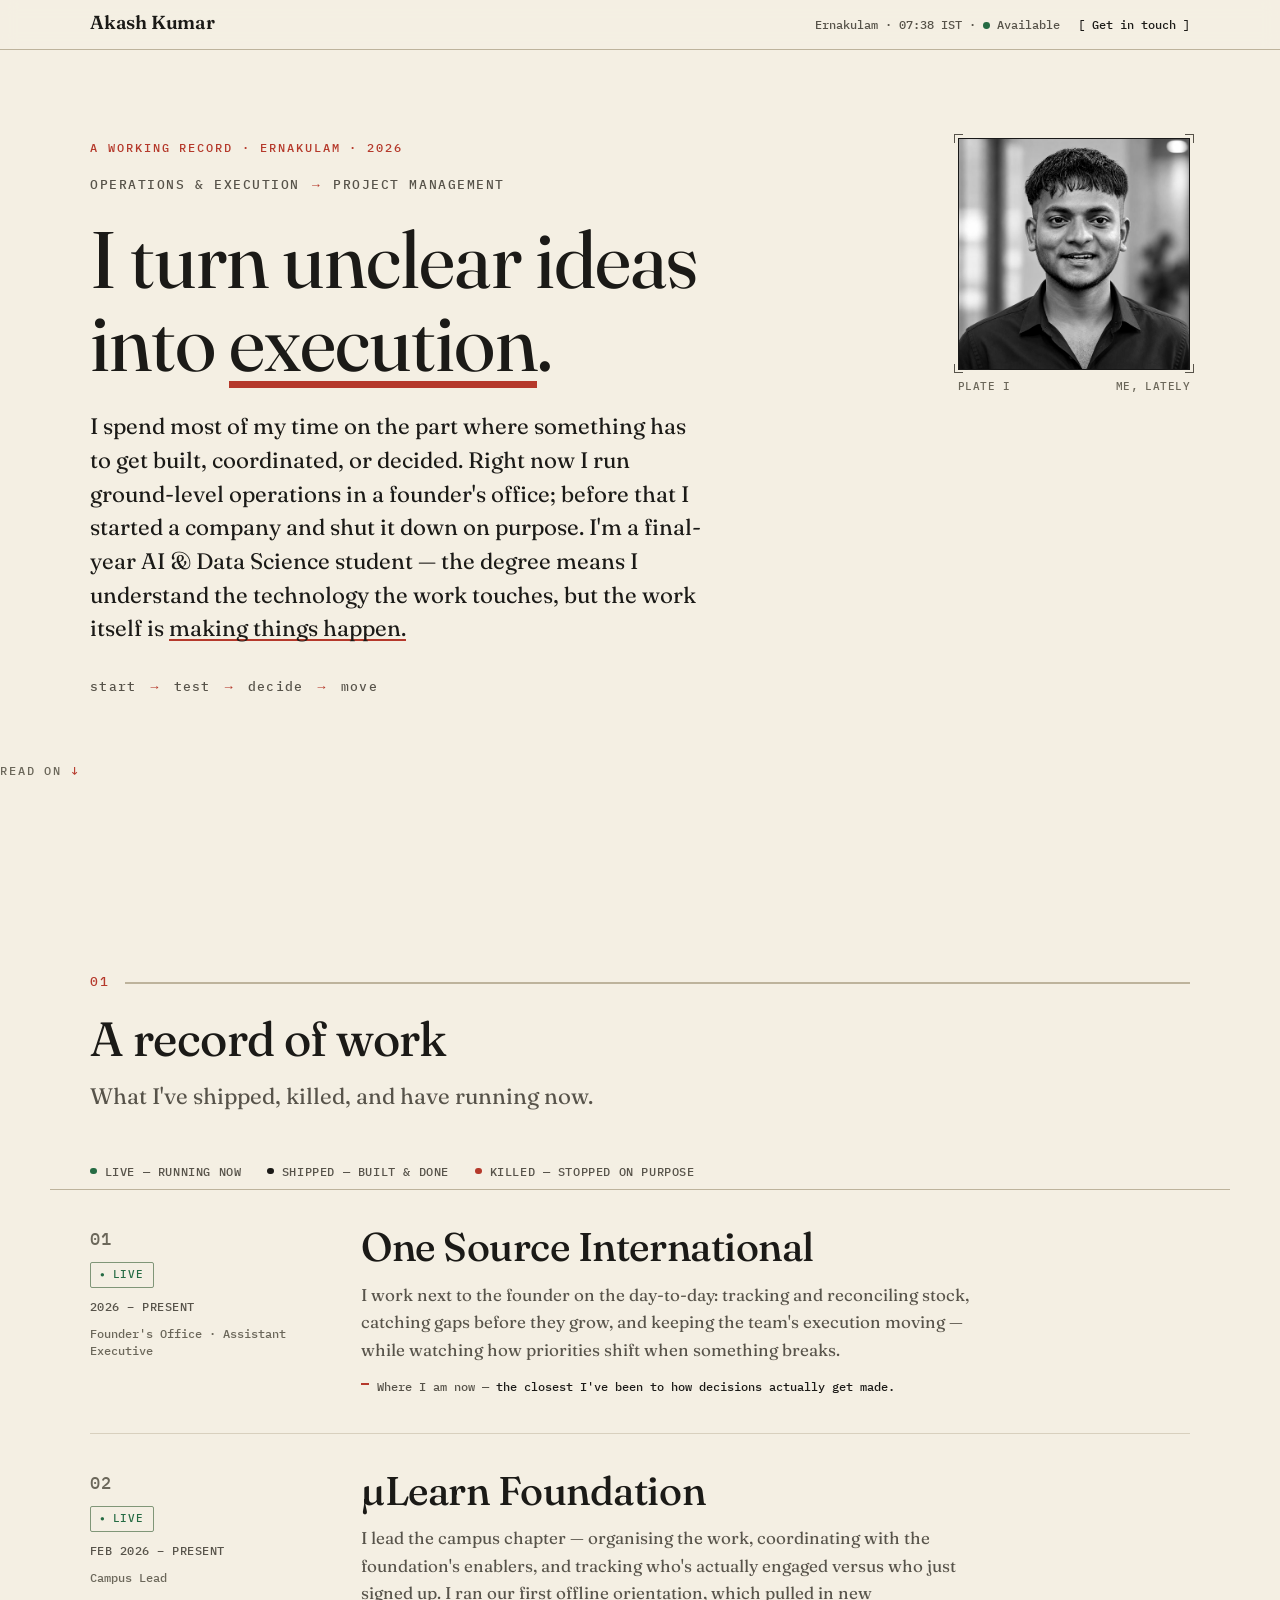
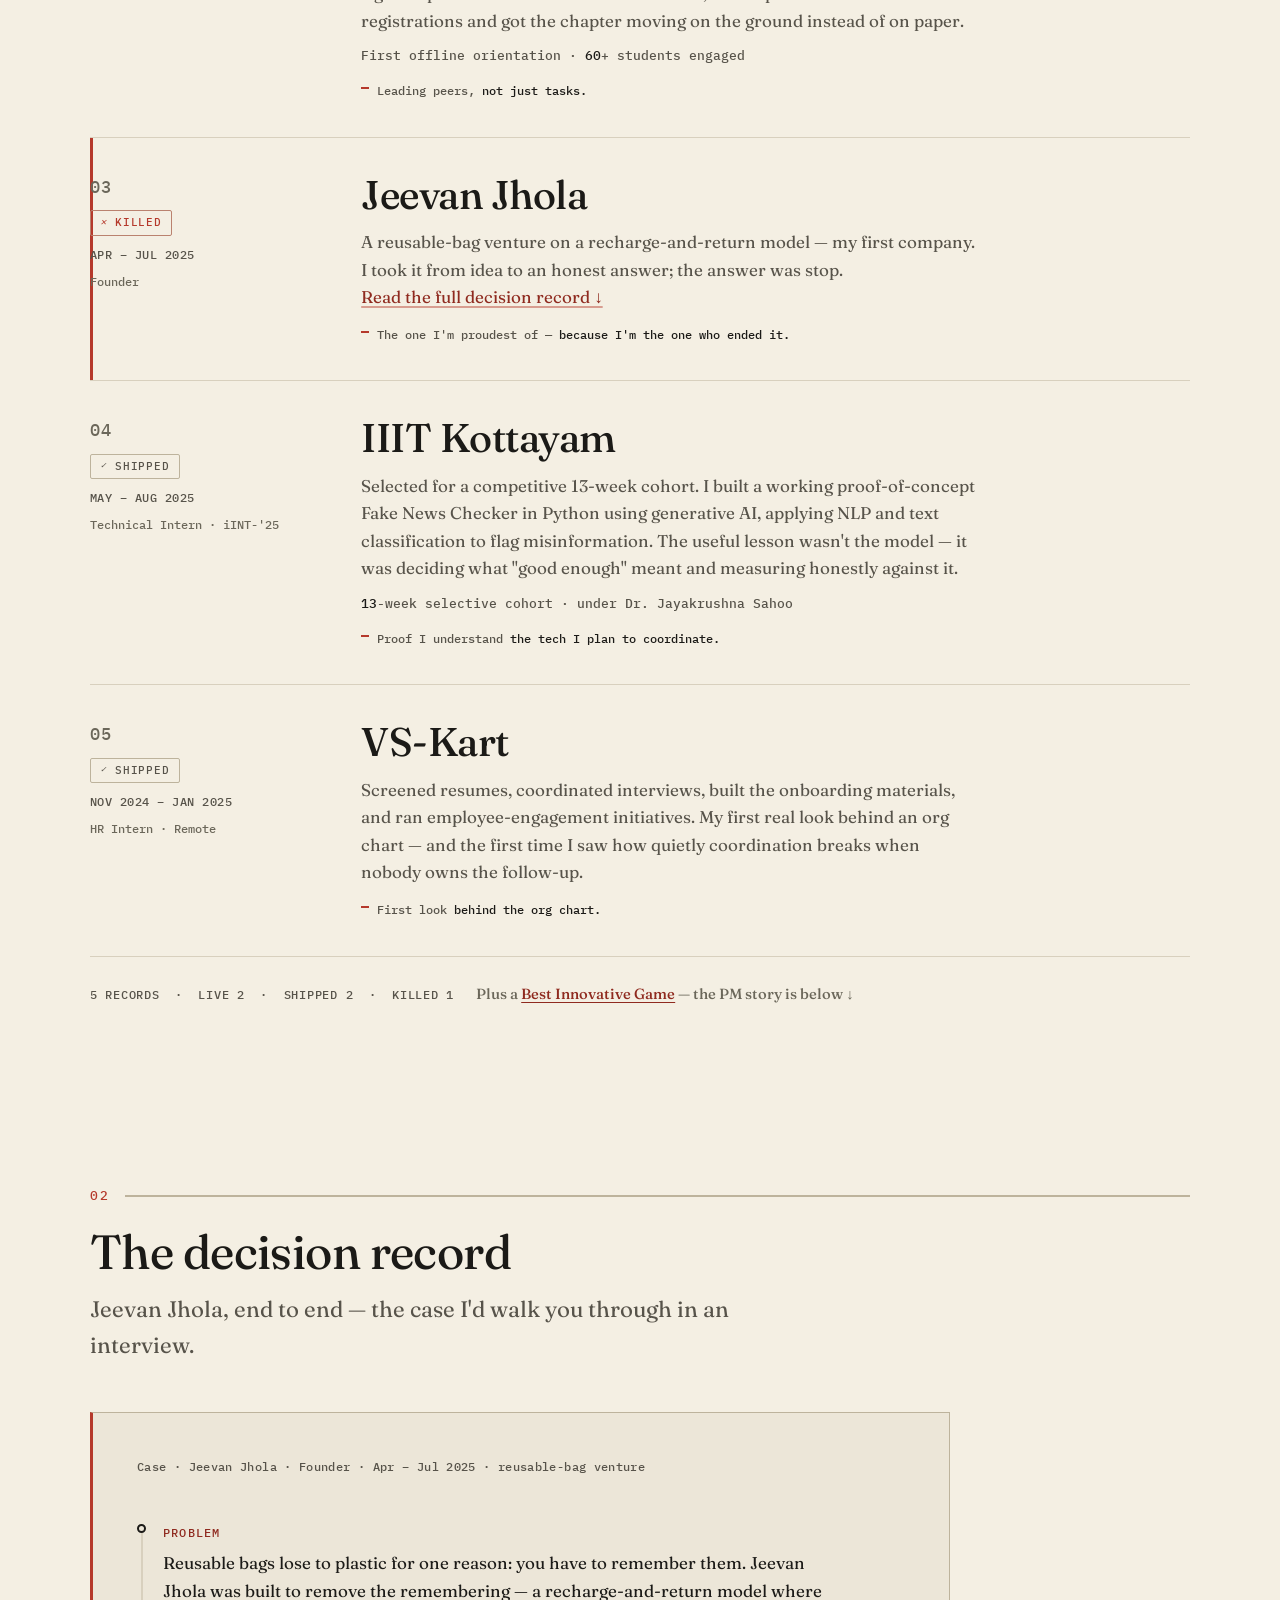
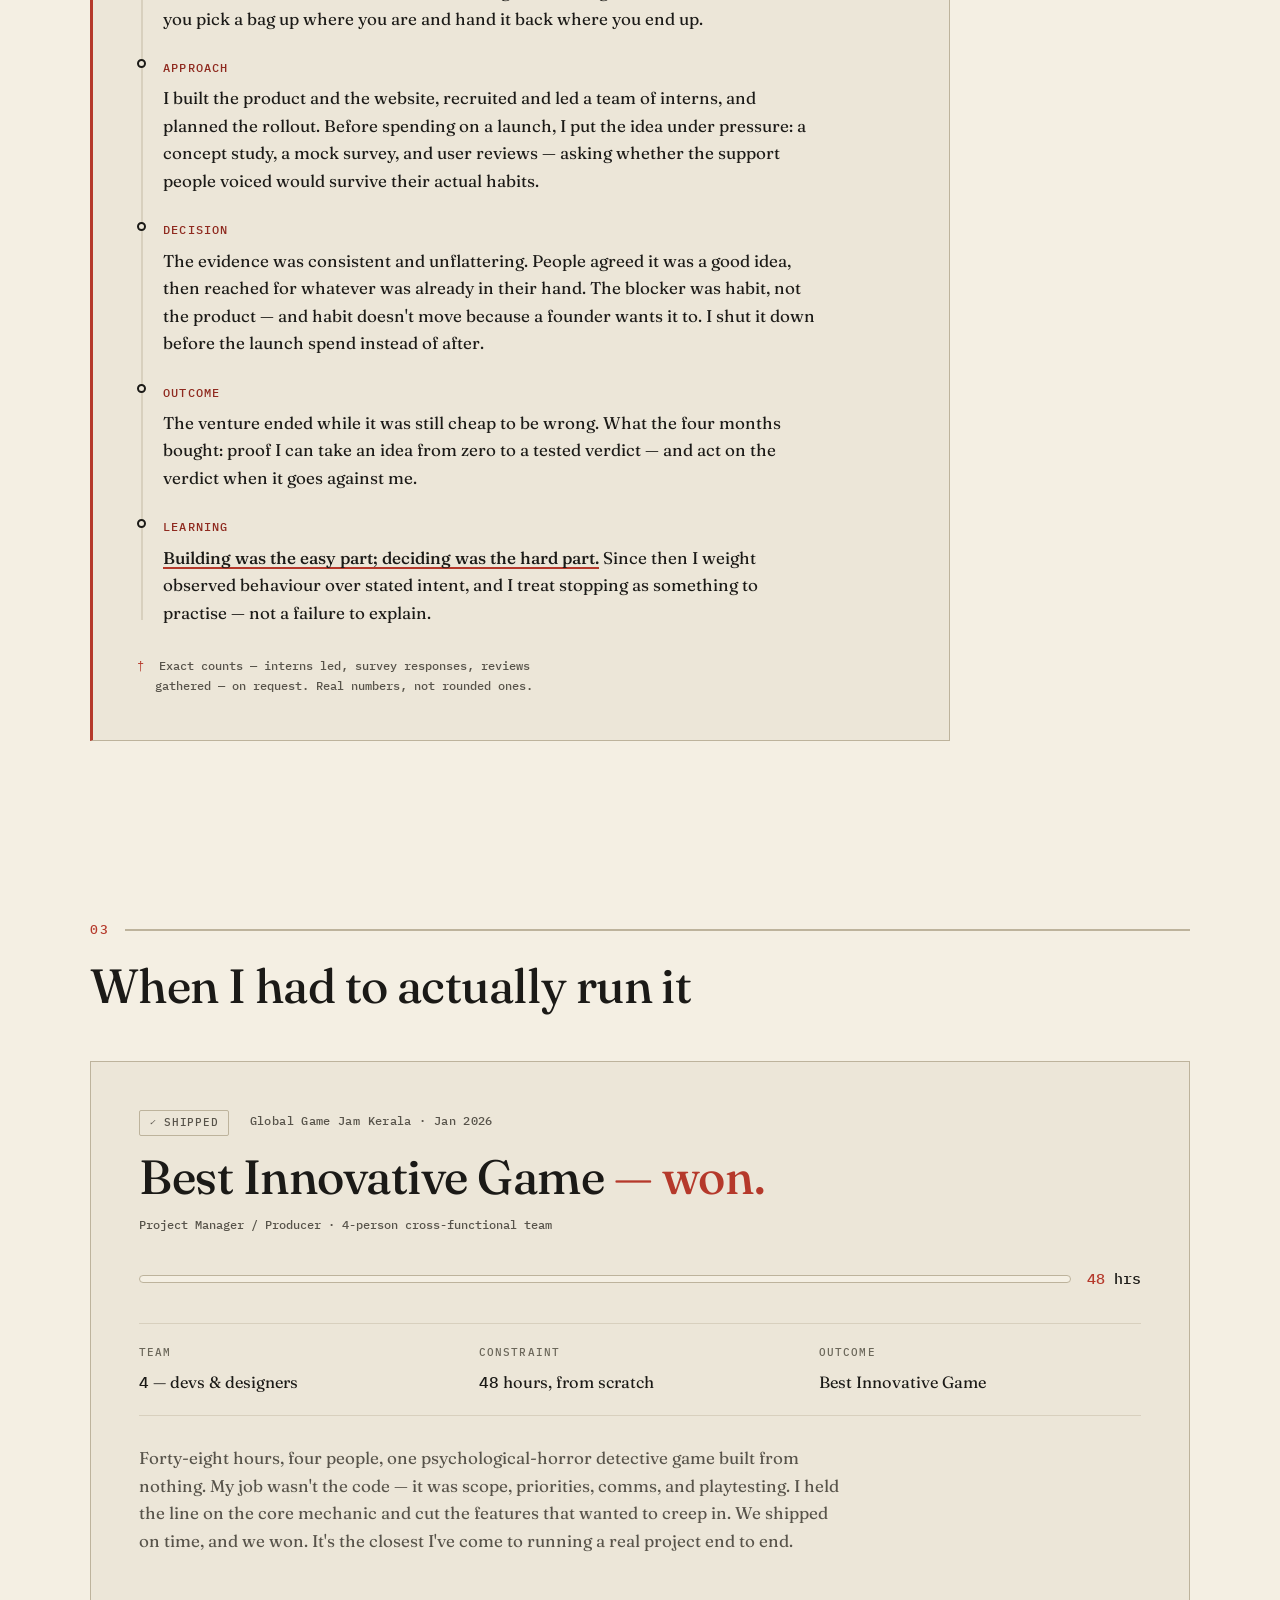
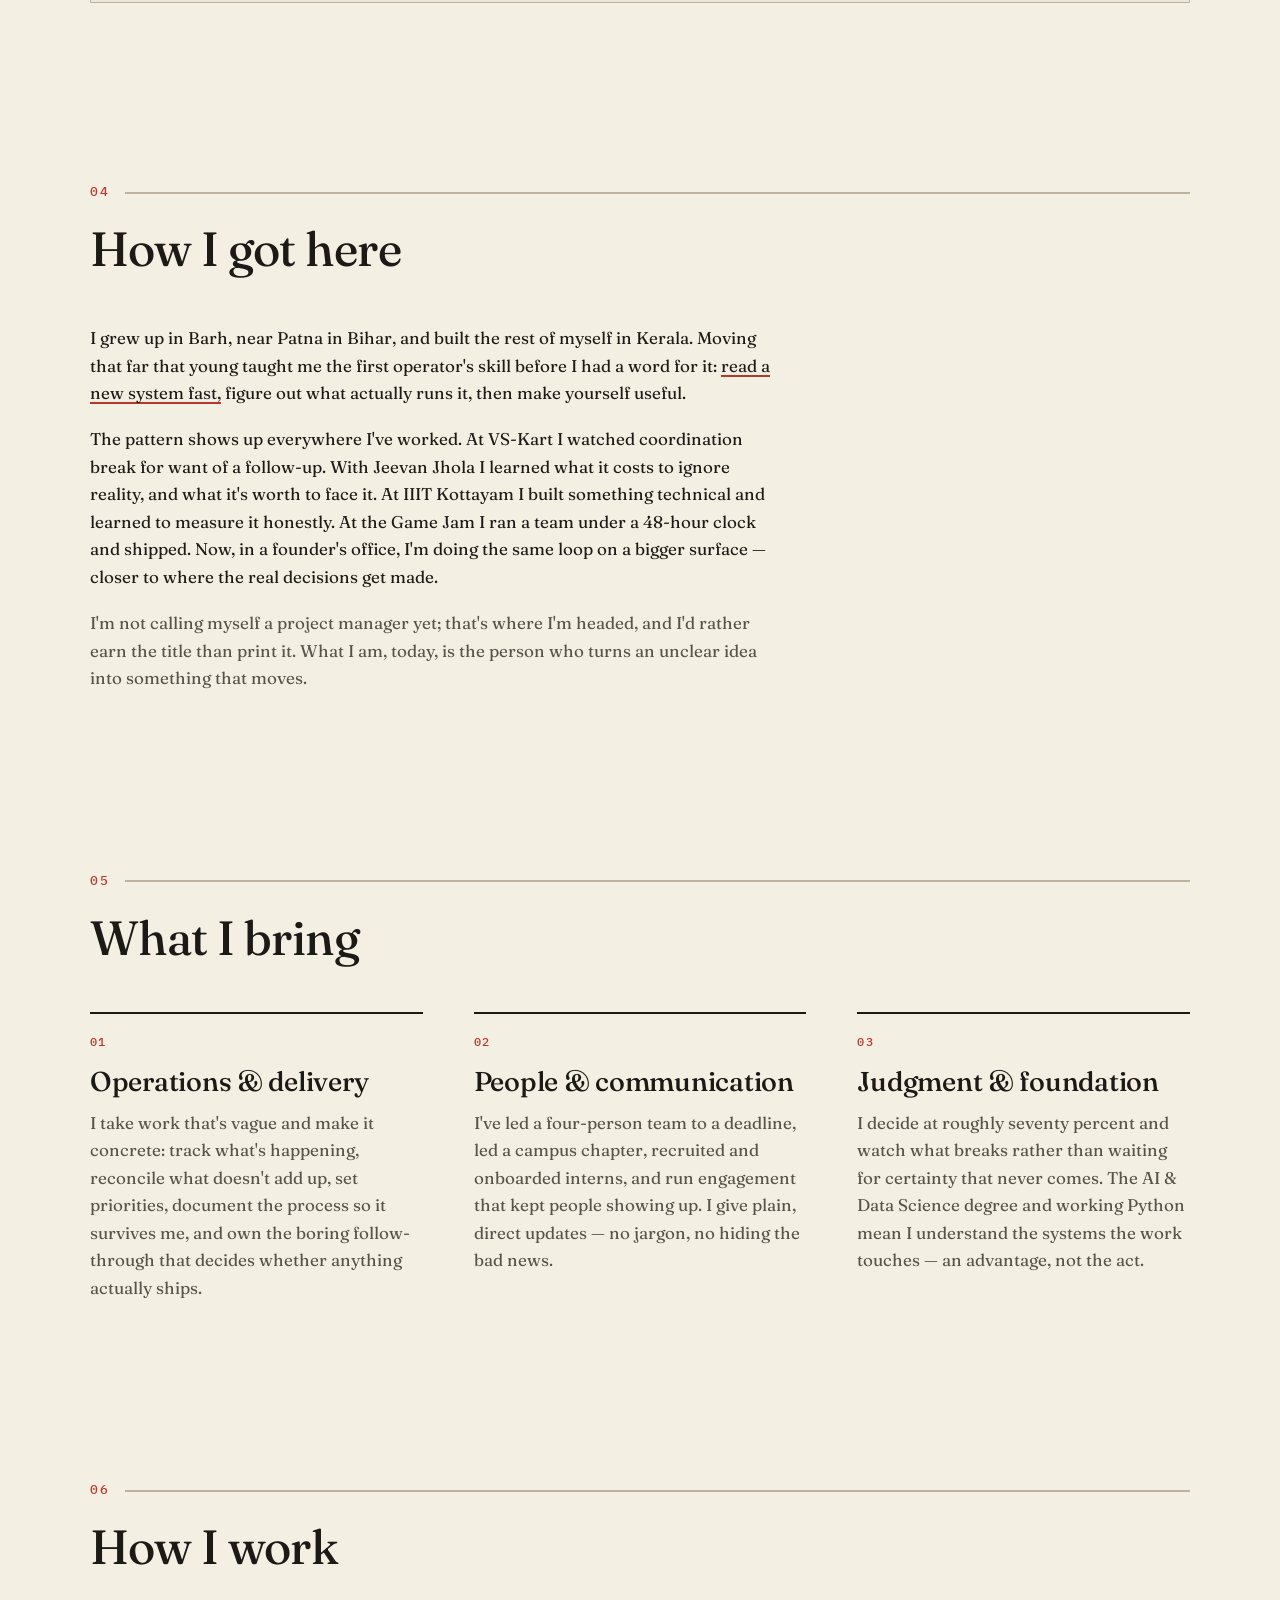
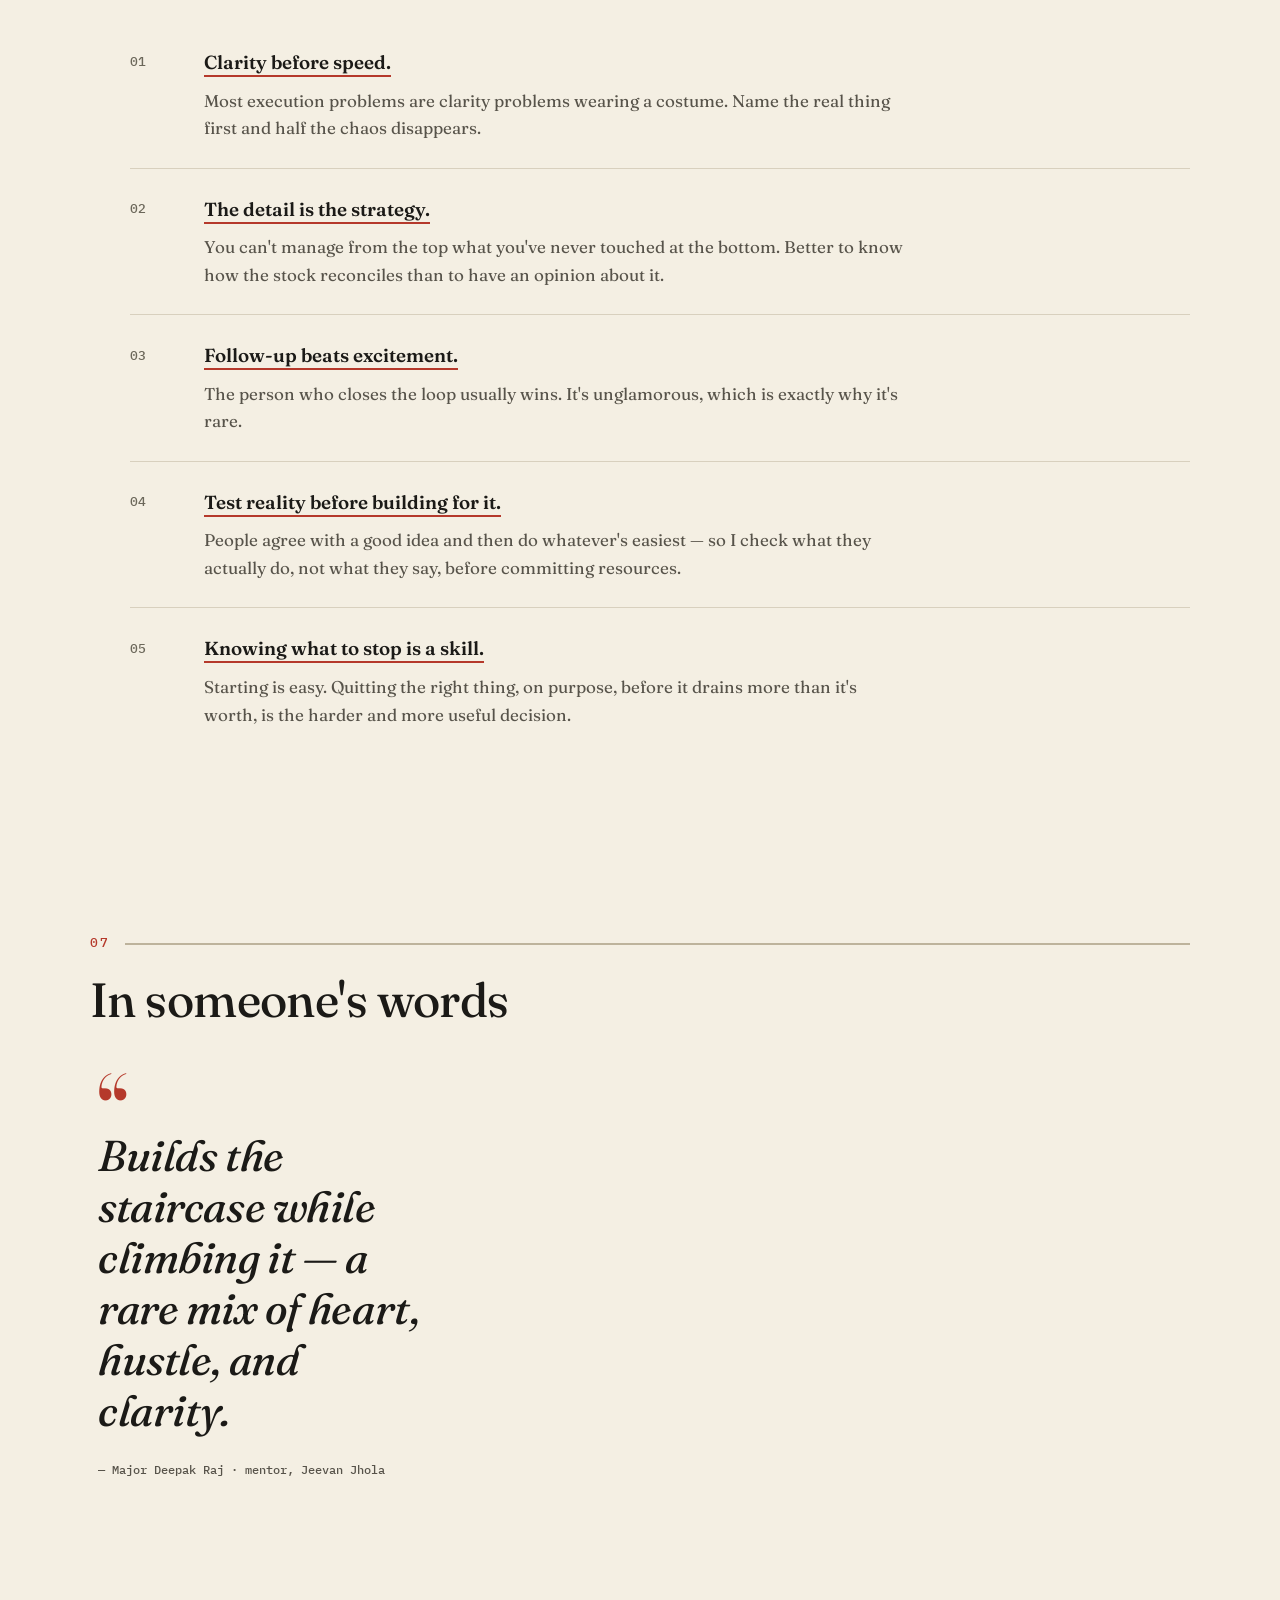
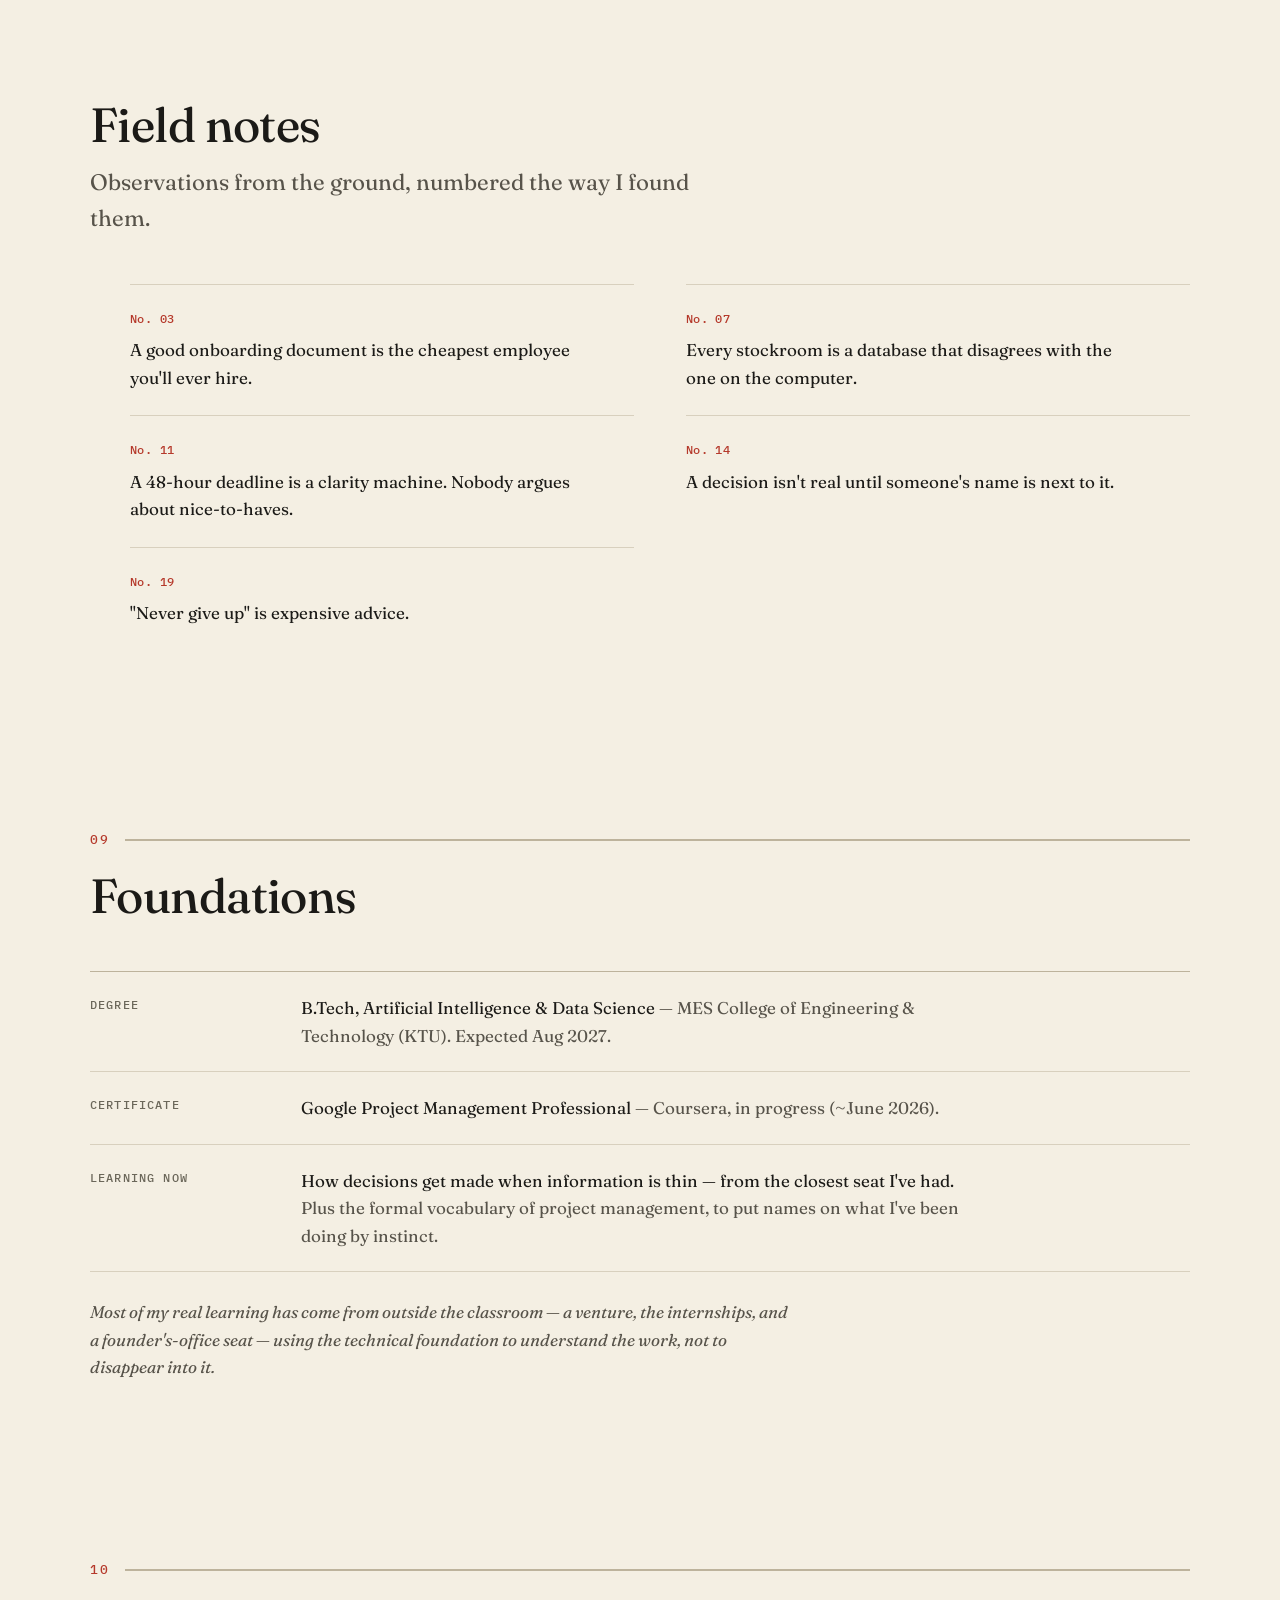
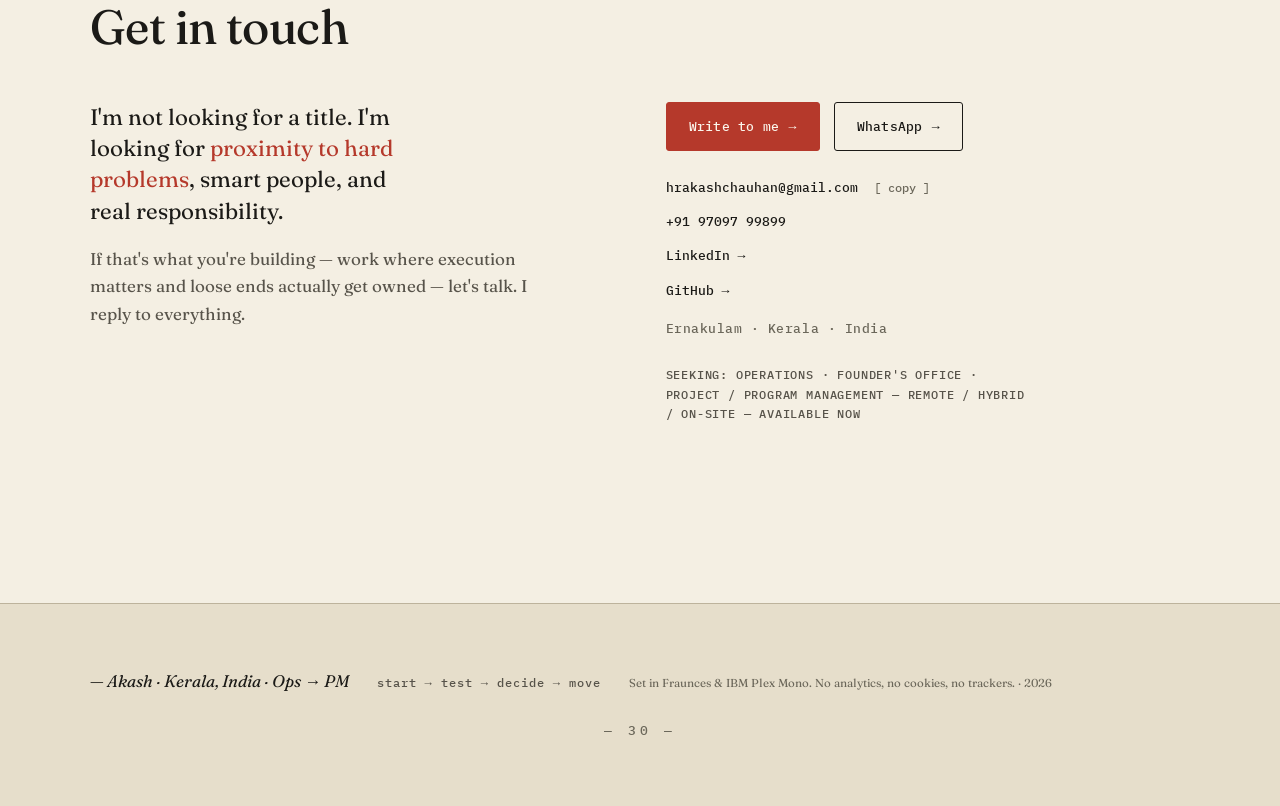
<file: index.html>
<!DOCTYPE html>
<html lang="en" class="no-js">
<head>
<meta charset="UTF-8">
<meta name="viewport" content="width=device-width, initial-scale=1">

<!-- Set html.js as early as possible so reveal motion hides content ONLY when JS is on.
     With JS disabled, .js is never added and every section renders fully visible.
     A hard 3s failsafe reveals everything even if js/main.js never boots (404/blocked). -->
<script>
(function () {
  var d = document.documentElement;
  d.className = d.className.replace('no-js', 'js');
  setTimeout(function () {
    if (!d.classList.contains('booted')) { d.classList.add('reveal-all'); }
  }, 3000);
})();
</script>

<!-- ============================================================================
     DOMAIN — live at https://youfoundakash.netlify.app/  (canonical, OG, twitter,
     JSON-LD, robots.txt, sitemap.xml all point here; see README "Set your domain")
     ============================================================================ -->

<title>Akash Kumar — operator, building toward project management</title>
<meta name="description" content="I turn unclear ideas into execution. A technically-literate operator running ground-level operations in a founder's office — and building toward project management. A record of what I've shipped, killed, and have running now.">
<meta name="author" content="Akash Kumar">
<meta name="theme-color" content="#F4EFE3">
<link rel="canonical" href="https://youfoundakash.netlify.app/">

<!-- Open Graph -->
<meta property="og:type" content="website">
<meta property="og:site_name" content="Akash Kumar">
<meta property="og:title" content="Akash Kumar — operator, building toward project management">
<meta property="og:description" content="I turn unclear ideas into execution. A technically-literate operator running operations in a founder's office, building toward project management. A record of work: live · shipped · killed.">
<meta property="og:url" content="https://youfoundakash.netlify.app/">
<meta property="og:image" content="https://youfoundakash.netlify.app/assets/og-image.png">
<meta property="og:image:width" content="1200">
<meta property="og:image:height" content="630">
<meta property="og:image:alt" content="Akash Kumar — a working record. I turn unclear ideas into execution: live, shipped, killed.">
<meta property="og:locale" content="en_US">

<!-- Twitter -->
<meta name="twitter:card" content="summary_large_image">
<meta name="twitter:title" content="Akash Kumar — operator, building toward project management">
<meta name="twitter:description" content="I turn unclear ideas into execution. Operations in a founder's office, building toward project management.">
<meta name="twitter:image" content="https://youfoundakash.netlify.app/assets/og-image.png">
<meta name="twitter:image:alt" content="Akash Kumar — a working record of work shipped, killed, and live.">

<!-- Icons + manifest -->
<link rel="icon" href="assets/favicon.svg" type="image/svg+xml">
<link rel="icon" href="assets/favicon.png" type="image/png" sizes="512x512">
<link rel="apple-touch-icon" href="assets/apple-touch-icon.png">
<link rel="manifest" href="site.webmanifest">

<!-- Self-hosted fonts: preload the faces used above the fold -->
<link rel="preload" href="assets/fonts/fraunces-var.woff2" as="font" type="font/woff2" crossorigin>
<link rel="preload" href="assets/fonts/ibm-plex-mono-500.woff2" as="font" type="font/woff2" crossorigin>

<link rel="stylesheet" href="assets/fonts/fonts.css">
<link rel="stylesheet" href="styles/tokens.css">
<link rel="stylesheet" href="styles/main.css">

<!-- Structured data -->
<script type="application/ld+json">
{
  "@context": "https://schema.org",
  "@type": "Person",
  "name": "Akash Kumar",
  "url": "https://youfoundakash.netlify.app/",
  "image": "https://youfoundakash.netlify.app/assets/og-image.png",
  "jobTitle": "Assistant Executive — Founder's Office",
  "worksFor": { "@type": "Organization", "name": "One Source International" },
  "description": "A technically-literate operator moving toward project management. Runs ground-level operations in a founder's office; founded and deliberately shut down a startup (Jeevan Jhola). Studying AI & Data Science.",
  "email": "mailto:hrakashchauhan@gmail.com",
  "telephone": "+91-9709799899",
  "address": { "@type": "PostalAddress", "addressLocality": "Ernakulam", "addressRegion": "Kerala", "addressCountry": "IN" },
  "affiliation": { "@type": "CollegeOrUniversity", "name": "MES College of Engineering & Technology (APJ Abdul Kalam Technological University)" },
  "award": "Best Innovative Game — Global Game Jam Kerala 2026",
  "knowsAbout": ["Operations", "Execution", "Project Management", "Stakeholder Communication", "Prioritization", "Team Leadership", "Process Documentation", "Python", "Natural Language Processing"],
  "sameAs": ["https://www.linkedin.com/in/youfoundakash", "https://github.com/hrakashchauhan"]
}
</script>
</head>

<body>
<a class="skip" href="#main">Skip to content</a>

<!-- reading-progress rule (top edge, editor's red) -->
<div class="progress" aria-hidden="true"><span class="progress-fill" data-progress></span></div>

<!-- ── Masthead ──────────────────────────────────────────────────────────── -->
<header class="masthead">
  <div class="wrap masthead-bar">
    <a class="brand" href="#top">Akash Kumar</a>
    <div class="masthead-right">
      <span class="dateline mono">Ernakulam · <span data-clock>··:··</span> IST&nbsp;·&nbsp;<i class="dot live" aria-hidden="true"></i> Available</span>
      <a class="head-link mono" href="#contact">[ Get in touch ]</a>
    </div>
  </div>
</header>

<!-- left margin rail — the running section index (≥1100px) -->
<nav class="rail mono" aria-label="Sections">
  <a href="#work" data-rail="work"><span>01</span></a>
  <a href="#casestudy" data-rail="casestudy"><span>02</span></a>
  <a href="#gamejam" data-rail="gamejam"><span>03</span></a>
  <a href="#arc" data-rail="arc"><span>04</span></a>
  <a href="#bring" data-rail="bring"><span>05</span></a>
  <a href="#principles" data-rail="principles"><span>06</span></a>
  <a href="#says" data-rail="says"><span>07</span></a>
  <a href="#notes" data-rail="notes"><span>08</span></a>
  <a href="#foundations" data-rail="foundations"><span>09</span></a>
  <a href="#contact" data-rail="contact"><span>10</span></a>
</nav>

<main id="main">

  <!-- ── Hero / opening of the record ────────────────────────────────────── -->
  <section class="hero" id="top">
    <div class="wrap hero-grid">
      <div class="hero-copy">
        <p class="dateline-lead mono reveal">A working record · Ernakulam · 2026</p>
        <p class="eyebrow mono reveal">Operations &amp; execution <span class="ar" aria-hidden="true">→</span> project management</p>
        <h1 class="hero-h reveal">I turn unclear ideas into <em class="exec">execution</em>.</h1>
        <p class="lead reveal">I spend most of my time on the part where something has to get built, coordinated, or decided. Right now I run ground-level operations in a founder's office; before that I started a company and shut it down on purpose. I'm a final-year AI &amp; Data Science student — the degree means I understand the technology the work touches, but the work itself is <span class="hl">making things happen.</span></p>
        <p class="strapline mono reveal">start <i class="ar" aria-hidden="true">→</i> test <i class="ar" aria-hidden="true">→</i> decide <i class="ar" aria-hidden="true">→</i> move</p>
      </div>
      <figure class="plate reveal">
        <!-- PHOTO: replace assets/akash.jpg with your own (keep filename, ~square crop). -->
        <span class="plate-tick t-tl" aria-hidden="true"></span><span class="plate-tick t-tr" aria-hidden="true"></span>
        <span class="plate-tick t-bl" aria-hidden="true"></span><span class="plate-tick t-br" aria-hidden="true"></span>
        <img src="assets/akash.jpg" width="232" height="232" alt="Akash Kumar" decoding="async">
        <figcaption class="plate-cap mono"><span>Plate I</span><span>me, lately</span></figcaption>
      </figure>
    </div>
    <p class="scroll-cue mono reveal" aria-hidden="true">read on <span class="ar">↓</span></p>
  </section>

  <!-- ── 01 · A record of work (the ledger) ──────────────────────────────── -->
  <section class="section" id="work" aria-labelledby="h-work">
    <div class="wrap">
      <div class="sec-top reveal"><span class="sec-index mono">01</span><span class="sec-rule" aria-hidden="true"></span></div>
      <header class="sec-head">
        <h2 class="reveal" id="h-work">A record of work</h2>
        <p class="sec-lead reveal">What I've shipped, killed, and have running now.</p>
      </header>

      <div class="legend mono reveal" aria-hidden="true">
        <span><i class="dot live"></i> Live — running now</span>
        <span><i class="dot shipped"></i> Shipped — built &amp; done</span>
        <span><i class="dot killed"></i> Killed — stopped on purpose</span>
      </div>
    </div>

    <div class="wrap ledger">

      <article class="row reveal">
        <div class="row-side mono">
          <span class="row-no">01</span>
          <span class="tag live"><i class="g" aria-hidden="true">●</i> Live</span>
          <span class="meta">2026 – present</span>
          <span class="role">Founder's Office · Assistant Executive</span>
        </div>
        <div class="row-main">
          <h3 class="entry">One Source International</h3>
          <p class="out">I work next to the founder on the day-to-day: tracking and reconciling stock, catching gaps before they grow, and keeping the team's execution moving — while watching how priorities shift when something breaks.</p>
          <!-- ADD REAL WIN/NUMBER HERE if true (exhibition ops, vendor coordination, databases built, workflows improved, sales supported). See CONTENT-TODO.md. -->
          <p class="row-note mono">Where I am now — <b>the closest I've been to how decisions actually get made.</b></p>
        </div>
      </article>

      <article class="row reveal">
        <div class="row-side mono">
          <span class="row-no">02</span>
          <span class="tag live"><i class="g" aria-hidden="true">●</i> Live</span>
          <span class="meta">Feb 2026 – present</span>
          <span class="role">Campus Lead</span>
        </div>
        <div class="row-main">
          <h3 class="entry">µLearn Foundation</h3>
          <p class="out">I lead the campus chapter — organising the work, coordinating with the foundation's enablers, and tracking who's actually engaged versus who just signed up. I ran our first offline orientation, which pulled in new registrations and got the chapter moving on the ground instead of on paper.</p>
          <p class="metric mono">First offline orientation · <span data-count="60">60</span>+ students engaged</p>
          <p class="row-note mono">Leading peers, <b>not just tasks.</b></p>
        </div>
      </article>

      <article class="row reveal killed-row">
        <div class="row-side mono">
          <span class="row-no">03</span>
          <span class="tag killed"><i class="g" aria-hidden="true">✕</i> Killed</span>
          <span class="meta">Apr – Jul 2025</span>
          <span class="role">Founder</span>
        </div>
        <div class="row-main">
          <h3 class="entry">Jeevan Jhola</h3>
          <p class="out">A reusable-bag venture on a recharge-and-return model — my first company. I took it from idea to an honest answer; the answer was stop. <a class="ilink" href="#casestudy">Read the full decision record ↓</a></p>
          <p class="row-note mono">The one I'm proudest of — <b>because I'm the one who ended it.</b></p>
        </div>
      </article>

      <article class="row reveal">
        <div class="row-side mono">
          <span class="row-no">04</span>
          <span class="tag shipped"><i class="g" aria-hidden="true">✓</i> Shipped</span>
          <span class="meta">May – Aug 2025</span>
          <span class="role">Technical Intern · iINT-'25</span>
        </div>
        <div class="row-main">
          <h3 class="entry">IIIT Kottayam</h3>
          <p class="out">Selected for a competitive 13-week cohort. I built a working proof-of-concept Fake News Checker in Python using generative AI, applying NLP and text classification to flag misinformation. The useful lesson wasn't the model — it was deciding what "good enough" meant and measuring honestly against it.</p>
          <p class="metric mono"><span data-count="13">13</span>-week selective cohort · under Dr. Jayakrushna Sahoo</p>
          <p class="row-note mono">Proof I understand <b>the tech I plan to coordinate.</b></p>
        </div>
      </article>

      <article class="row reveal">
        <div class="row-side mono">
          <span class="row-no">05</span>
          <span class="tag shipped"><i class="g" aria-hidden="true">✓</i> Shipped</span>
          <span class="meta">Nov 2024 – Jan 2025</span>
          <span class="role">HR Intern · Remote</span>
        </div>
        <div class="row-main">
          <h3 class="entry">VS-Kart</h3>
          <p class="out">Screened resumes, coordinated interviews, built the onboarding materials, and ran employee-engagement initiatives. My first real look behind an org chart — and the first time I saw how quietly coordination breaks when nobody owns the follow-up.</p>
          <!-- ADD REAL COUNTS HERE if true (resumes screened / interviews coordinated). See CONTENT-TODO.md. -->
          <p class="row-note mono">First look <b>behind the org chart.</b></p>
        </div>
      </article>

    </div>

    <div class="wrap">
      <p class="ledger-foot mono reveal">5 records &nbsp;·&nbsp; live 2 &nbsp;·&nbsp; shipped 2 &nbsp;·&nbsp; killed 1
        <span class="xref">Plus a <a href="#gamejam">Best Innovative Game</a> — the PM story is below ↓</span>
      </p>
    </div>
  </section>

  <!-- ── 02 · The decision record (the case study) ───────────────────────── -->
  <section class="section" id="casestudy" aria-labelledby="h-case">
    <div class="wrap">
      <div class="sec-top reveal"><span class="sec-index mono">02</span><span class="sec-rule" aria-hidden="true"></span></div>
      <header class="sec-head">
        <h2 class="reveal" id="h-case">The decision record</h2>
        <p class="sec-lead reveal">Jeevan Jhola, end to end — the case I'd walk you through in an interview.</p>
      </header>

      <div class="case reveal" data-case>
        <div class="case-head">
          <p class="case-file mono">Case · Jeevan Jhola · Founder · Apr – Jul 2025 · reusable-bag venture</p>
          <span class="stamp mono" data-stamp aria-hidden="true">✕ Killed · on purpose</span>
        </div>
        <div class="case-body">
          <span class="case-spine" aria-hidden="true"><span class="case-spine-fill" data-spine></span></span>
          <dl class="cs">
            <div class="cs-row">
              <dt><span class="cs-node" aria-hidden="true"></span>Problem</dt>
              <dd>Reusable bags lose to plastic for one reason: you have to remember them. Jeevan Jhola was built to remove the remembering — a recharge-and-return model where you pick a bag up where you are and hand it back where you end up.</dd>
            </div>
            <div class="cs-row">
              <dt><span class="cs-node" aria-hidden="true"></span>Approach</dt>
              <dd>I built the product and the website, recruited and led a team of interns, and planned the rollout. Before spending on a launch, I put the idea under pressure: a concept study, a mock survey, and user reviews — asking whether the support people voiced would survive their actual habits.</dd>
            </div>
            <div class="cs-row" data-stamp-trigger>
              <dt><span class="cs-node" aria-hidden="true"></span>Decision</dt>
              <dd>The evidence was consistent and unflattering. People agreed it was a good idea, then reached for whatever was already in their hand. The blocker was habit, not the product — and habit doesn't move because a founder wants it to. I shut it down before the launch spend instead of after.</dd>
            </div>
            <div class="cs-row">
              <dt><span class="cs-node" aria-hidden="true"></span>Outcome</dt>
              <dd>The venture ended while it was still cheap to be wrong. What the four months bought: proof I can take an idea from zero to a tested verdict — and act on the verdict when it goes against me.</dd>
            </div>
            <div class="cs-row">
              <dt><span class="cs-node" aria-hidden="true"></span>Learning</dt>
              <dd><span class="hl">Building was the easy part; deciding was the hard part.</span> Since then I weight observed behaviour over stated intent, and I treat stopping as something to practise — not a failure to explain.</dd>
            </div>
          </dl>
        </div>
        <!-- ADD REAL FIGURES HERE if true (interns led · mock-survey responses · reviews gathered) — replace the line below. See CONTENT-TODO.md. -->
        <p class="footnote mono"><span class="dag" aria-hidden="true">†</span> Exact counts — interns led, survey responses, reviews gathered — on request. Real numbers, not rounded ones.</p>
      </div>
    </div>
  </section>

  <!-- ── 03 · When I had to actually run it (the PM artifact) ─────────────── -->
  <section class="section" id="gamejam" aria-labelledby="h-gj">
    <div class="wrap">
      <div class="sec-top reveal"><span class="sec-index mono">03</span><span class="sec-rule" aria-hidden="true"></span></div>
      <header class="sec-head">
        <h2 class="reveal" id="h-gj">When I had to actually run it</h2>
      </header>

      <div class="feature reveal">
        <p class="case-file mono"><span class="tag shipped"><i class="g" aria-hidden="true">✓</i> Shipped</span>&nbsp; Global Game Jam Kerala · Jan 2026</p>
        <h3 class="award-line">Best Innovative Game <span class="ac">— won.</span></h3>
        <p class="feat-role mono">Project Manager / Producer · 4-person cross-functional team</p>
        <div class="gj-clock" aria-hidden="true">
          <div class="gj-bar"><span class="gj-fill" data-gjfill></span></div>
          <span class="gj-hrs mono"><span data-gjhrs>48</span> hrs</span>
        </div>
        <div class="facts">
          <div><span class="fact-k mono">Team</span><span class="fact-v"><span data-count="4">4</span> — devs &amp; designers</span></div>
          <div><span class="fact-k mono">Constraint</span><span class="fact-v"><span data-count="48">48</span> hours, from scratch</span></div>
          <div><span class="fact-k mono">Outcome</span><span class="fact-v">Best Innovative Game</span></div>
        </div>
        <p class="feat-body">Forty-eight hours, four people, one psychological-horror detective game built from nothing. My job wasn't the code — it was scope, priorities, comms, and playtesting. I held the line on the core mechanic and cut the features that wanted to creep in. We shipped on time, and we won. It's the closest I've come to running a real project end to end.</p>
      </div>
    </div>
  </section>

  <!-- ── 04 · How I got here (the arc) ───────────────────────────────────── -->
  <section class="section" id="arc" aria-labelledby="h-arc">
    <div class="wrap">
      <div class="sec-top reveal"><span class="sec-index mono">04</span><span class="sec-rule" aria-hidden="true"></span></div>
      <header class="sec-head">
        <h2 class="reveal" id="h-arc">How I got here</h2>
      </header>
      <div class="prose reveal">
        <p>I grew up in Barh, near Patna in Bihar, and built the rest of myself in Kerala. Moving that far that young taught me the first operator's skill before I had a word for it: <span class="hl">read a new system fast,</span> figure out what actually runs it, then make yourself useful.</p>
        <p>The pattern shows up everywhere I've worked. At VS-Kart I watched coordination break for want of a follow-up. With Jeevan Jhola I learned what it costs to ignore reality, and what it's worth to face it. At IIIT Kottayam I built something technical and learned to measure it honestly. At the Game Jam I ran a team under a 48-hour clock and shipped. Now, in a founder's office, I'm doing the same loop on a bigger surface — closer to where the real decisions get made.</p>
        <p class="soft">I'm not calling myself a project manager yet; that's where I'm headed, and I'd rather earn the title than print it. What I am, today, is the person who turns an unclear idea into something that moves.</p>
      </div>
    </div>
  </section>

  <!-- ── 05 · What I bring ───────────────────────────────────────────────── -->
  <section class="section" id="bring" aria-labelledby="h-bring">
    <div class="wrap">
      <div class="sec-top reveal"><span class="sec-index mono">05</span><span class="sec-rule" aria-hidden="true"></span></div>
      <header class="sec-head">
        <h2 class="reveal" id="h-bring">What I bring</h2>
      </header>
      <div class="bring">
        <div class="bring-col reveal">
          <span class="bring-no mono" aria-hidden="true">01</span>
          <h3>Operations &amp; delivery</h3>
          <p>I take work that's vague and make it concrete: track what's happening, reconcile what doesn't add up, set priorities, document the process so it survives me, and own the boring follow-through that decides whether anything actually ships.</p>
        </div>
        <div class="bring-col reveal">
          <span class="bring-no mono" aria-hidden="true">02</span>
          <h3>People &amp; communication</h3>
          <p>I've led a four-person team to a deadline, led a campus chapter, recruited and onboarded interns, and run engagement that kept people showing up. I give plain, direct updates — no jargon, no hiding the bad news.</p>
        </div>
        <div class="bring-col reveal">
          <span class="bring-no mono" aria-hidden="true">03</span>
          <h3>Judgment &amp; foundation</h3>
          <p>I decide at roughly seventy percent and watch what breaks rather than waiting for certainty that never comes. The AI &amp; Data Science degree and working Python mean I understand the systems the work touches — an advantage, not the act.</p>
        </div>
      </div>
    </div>
  </section>

  <!-- ── 06 · How I work (principles) ────────────────────────────────────── -->
  <section class="section" id="principles" aria-labelledby="h-principles">
    <div class="wrap">
      <div class="sec-top reveal"><span class="sec-index mono">06</span><span class="sec-rule" aria-hidden="true"></span></div>
      <header class="sec-head">
        <h2 class="reveal" id="h-principles">How I work</h2>
      </header>
      <ol class="principles">
        <li class="reveal"><span class="p-num mono">01</span><span class="p-text"><b class="uline">Clarity before speed.</b><span class="t">Most execution problems are clarity problems wearing a costume. Name the real thing first and half the chaos disappears.</span></span></li>
        <li class="reveal"><span class="p-num mono">02</span><span class="p-text"><b class="uline">The detail is the strategy.</b><span class="t">You can't manage from the top what you've never touched at the bottom. Better to know how the stock reconciles than to have an opinion about it.</span></span></li>
        <li class="reveal"><span class="p-num mono">03</span><span class="p-text"><b class="uline">Follow-up beats excitement.</b><span class="t">The person who closes the loop usually wins. It's unglamorous, which is exactly why it's rare.</span></span></li>
        <li class="reveal"><span class="p-num mono">04</span><span class="p-text"><b class="uline">Test reality before building for it.</b><span class="t">People agree with a good idea and then do whatever's easiest — so I check what they actually do, not what they say, before committing resources.</span></span></li>
        <li class="reveal"><span class="p-num mono">05</span><span class="p-text"><b class="uline">Knowing what to stop is a skill.</b><span class="t">Starting is easy. Quitting the right thing, on purpose, before it drains more than it's worth, is the harder and more useful decision.</span></span></li>
      </ol>
    </div>
  </section>

  <!-- ── 07 · In someone's words (testimonial) ───────────────────────────── -->
  <section class="section" id="says" aria-labelledby="h-says">
    <div class="wrap">
      <div class="sec-top reveal"><span class="sec-index mono">07</span><span class="sec-rule" aria-hidden="true"></span></div>
      <header class="sec-head">
        <h2 class="reveal" id="h-says">In someone's words</h2>
      </header>
      <blockquote class="quote reveal">
        <span class="quote-mark" aria-hidden="true">“</span>
        <p class="quote-text">Builds the staircase while climbing it — a rare mix of heart, hustle, and clarity.</p>
        <cite class="mono">— Major Deepak Raj · mentor, Jeevan Jhola</cite>
      </blockquote>
      <!-- ADD MORE *REAL* TESTIMONIALS ONLY. A recommendation from Sudhanshu Shukla (VS-Kart) exists,
           but the exact wording is unconfirmed — do NOT publish invented text. Copy this block once verified:
      <blockquote class="quote"><span class="quote-mark" aria-hidden="true">"</span><p class="quote-text">"their exact words"</p><cite class="mono">— Name · role / company</cite></blockquote> -->
    </div>
  </section>

  <!-- ── 08 · Field notes ────────────────────────────────────────────────── -->
  <section class="section" id="notes" aria-labelledby="h-notes">
    <div class="wrap">
      <div class="sec-top reveal"><span class="sec-index mono">08</span><span class="sec-rule" aria-hidden="true"></span></div>
      <header class="sec-head">
        <h2 class="reveal" id="h-notes">Field notes</h2>
        <p class="sec-lead reveal">Observations from the ground, numbered the way I found them.</p>
      </header>
      <ul class="fnotes">
        <li class="reveal"><span class="fn-num mono">No. 03</span><p>A good onboarding document is the cheapest employee you'll ever hire.</p></li>
        <li class="reveal"><span class="fn-num mono">No. 07</span><p>Every stockroom is a database that disagrees with the one on the computer.</p></li>
        <li class="reveal"><span class="fn-num mono">No. 11</span><p>A 48-hour deadline is a clarity machine. Nobody argues about nice-to-haves.</p></li>
        <li class="reveal"><span class="fn-num mono">No. 14</span><p>A decision isn't real until someone's name is next to it.</p></li>
        <li class="reveal"><span class="fn-num mono">No. 19</span><p>"Never give up" is expensive advice.</p></li>
      </ul>
    </div>
  </section>

  <!-- ── 09 · Foundations ────────────────────────────────────────────────── -->
  <section class="section" id="foundations" aria-labelledby="h-found">
    <div class="wrap">
      <div class="sec-top reveal"><span class="sec-index mono">09</span><span class="sec-rule" aria-hidden="true"></span></div>
      <header class="sec-head">
        <h2 class="reveal" id="h-found">Foundations</h2>
      </header>
      <div class="facts-list reveal">
        <div class="fr"><span class="fk mono">Degree</span><span class="fv">B.Tech, Artificial Intelligence &amp; Data Science <span class="s">— MES College of Engineering &amp; Technology (KTU). Expected Aug 2027.</span></span></div>
        <div class="fr"><span class="fk mono">Certificate</span><span class="fv">Google Project Management Professional <span class="s">— Coursera, in progress (~June 2026).</span></span></div>
        <div class="fr"><span class="fk mono">Learning now</span><span class="fv">How decisions get made when information is thin — from the closest seat I've had. <span class="s">Plus the formal vocabulary of project management, to put names on what I've been doing by instinct.</span></span></div>
      </div>
      <p class="arc-note reveal">Most of my real learning has come from outside the classroom — a venture, the internships, and a founder's-office seat — using the technical foundation to understand the work, not to disappear into it.</p>
    </div>
  </section>

  <!-- ── 10 · Get in touch (the sign-off) ────────────────────────────────── -->
  <section class="section contact" id="contact" aria-labelledby="h-contact">
    <div class="wrap">
      <div class="sec-top reveal"><span class="sec-index mono">10</span><span class="sec-rule" aria-hidden="true"></span></div>
      <header class="sec-head">
        <h2 class="reveal" id="h-contact">Get in touch</h2>
      </header>
      <div class="contact-grid">
        <div class="contact-left reveal">
          <p class="cl">I'm not looking for a title. I'm looking for <span class="ac">proximity to hard problems</span>, smart people, and real responsibility.</p>
          <p class="reply">If that's what you're building — work where execution matters and loose ends actually get owned — let's talk. I reply to everything.</p>
        </div>
        <div class="contact-right reveal">
          <div class="cta-row">
            <a class="btn" href="mailto:hrakashchauhan@gmail.com?subject=Saw%20your%20portfolio%20%E2%80%94%20let%27s%20talk">Write to me <span class="ar" aria-hidden="true">→</span></a>
            <a class="btn-ghost" href="https://wa.me/919709799899?text=Hi%20Akash%2C%20I%20saw%20your%20portfolio%20%E2%80%94%20would%20love%20to%20connect." target="_blank" rel="noopener noreferrer">WhatsApp <span class="ar" aria-hidden="true">→</span></a>
          </div>
          <div class="links mono">
            <span class="link-row"><a href="mailto:hrakashchauhan@gmail.com">hrakashchauhan@gmail.com</a><button class="copy" type="button" data-copy="hrakashchauhan@gmail.com" aria-label="Copy email address">[ copy ]</button></span>
            <a href="tel:+919709799899">+91 97097 99899</a>
            <a href="https://www.linkedin.com/in/youfoundakash" target="_blank" rel="noopener noreferrer">LinkedIn →</a>
            <a href="https://github.com/hrakashchauhan" target="_blank" rel="noopener noreferrer">GitHub →</a>
            <span class="loc">Ernakulam · Kerala · India</span>
          </div>
          <p class="seeking mono">Seeking: operations · founder's office · project / program management — remote / hybrid / on-site — available now</p>
        </div>
      </div>
    </div>
  </section>

</main>

<footer class="colophon">
  <div class="wrap colophon-grid">
    <span class="sig">— Akash · Kerala, India · Ops → PM</span>
    <span class="strap mono">start → test → decide → move</span>
    <span class="set">Set in Fraunces &amp; IBM Plex Mono. No analytics, no cookies, no trackers. · 2026</span>
    <span class="endmark mono" aria-hidden="true">— 30 —</span>
  </div>
</footer>

<div class="toast mono" data-toast role="status" aria-live="polite"></div>

<script src="js/main.js" defer></script>
</body>
</html>
</file>
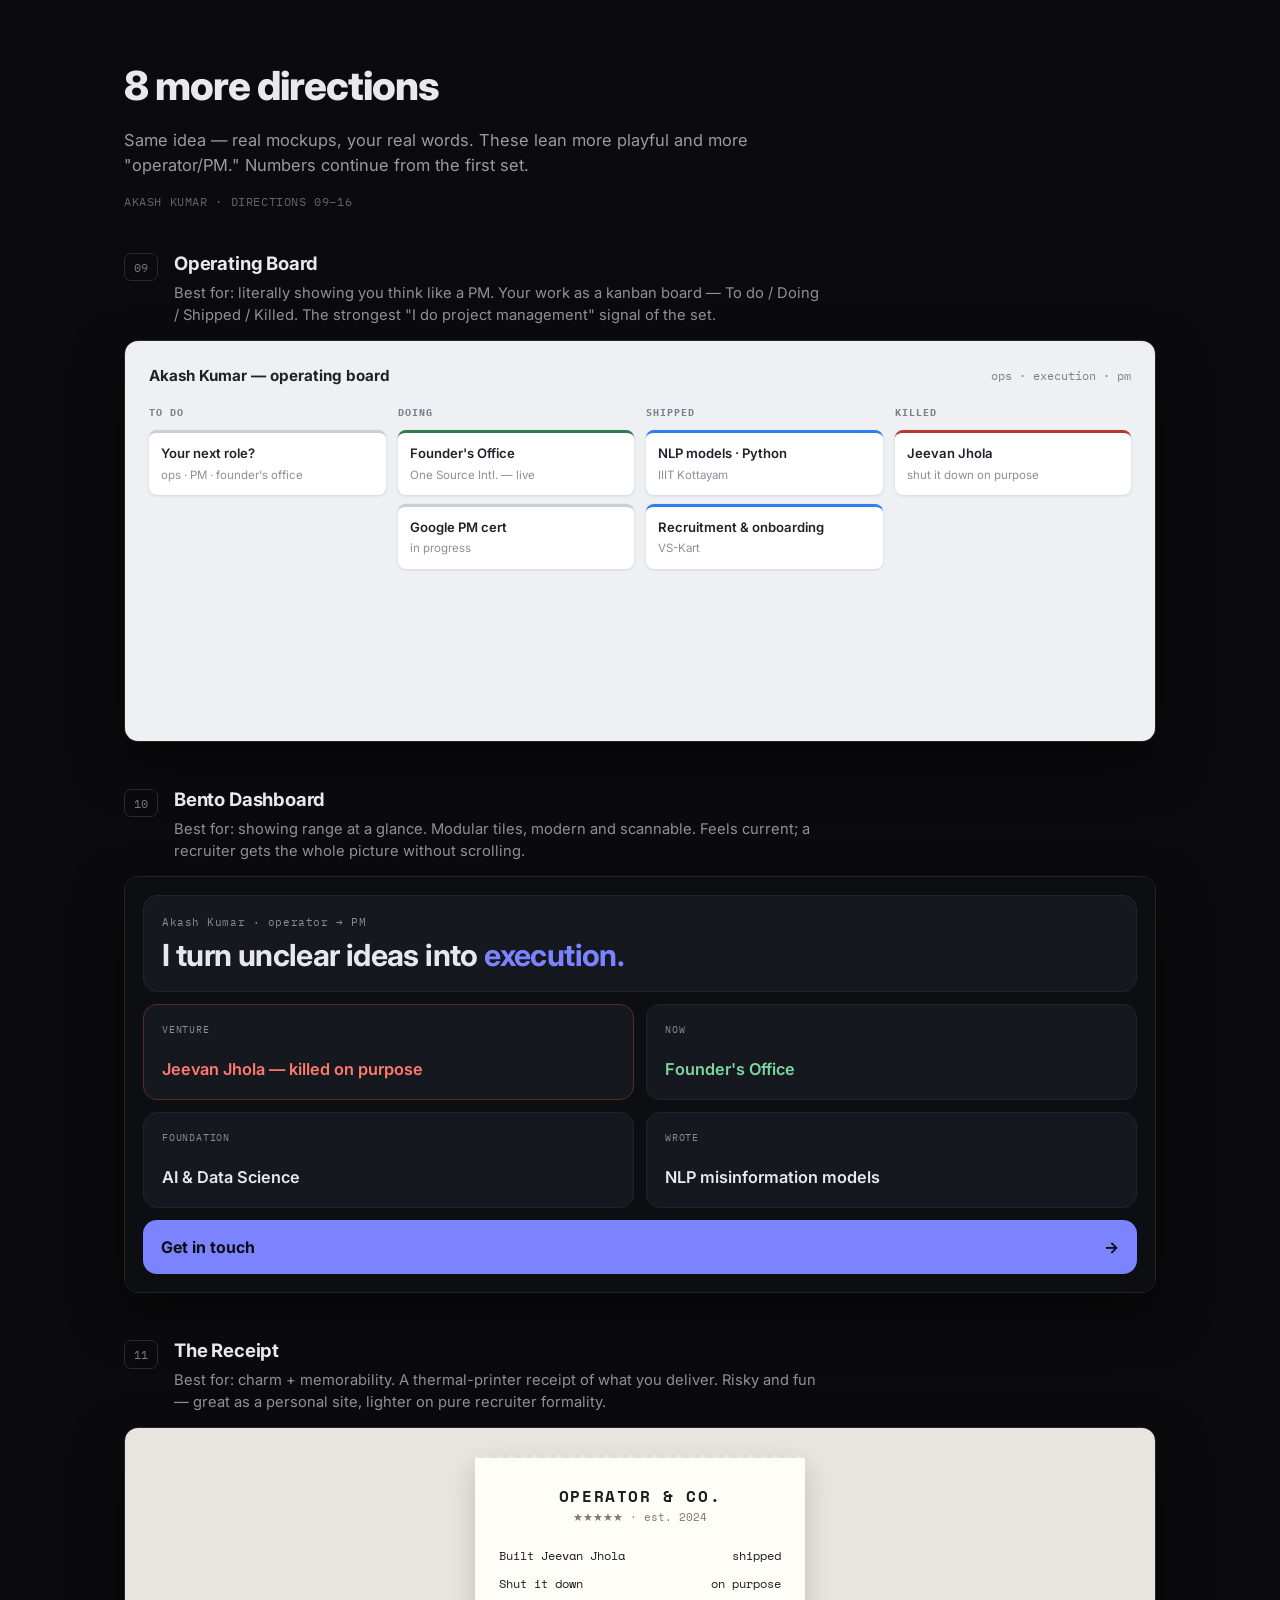
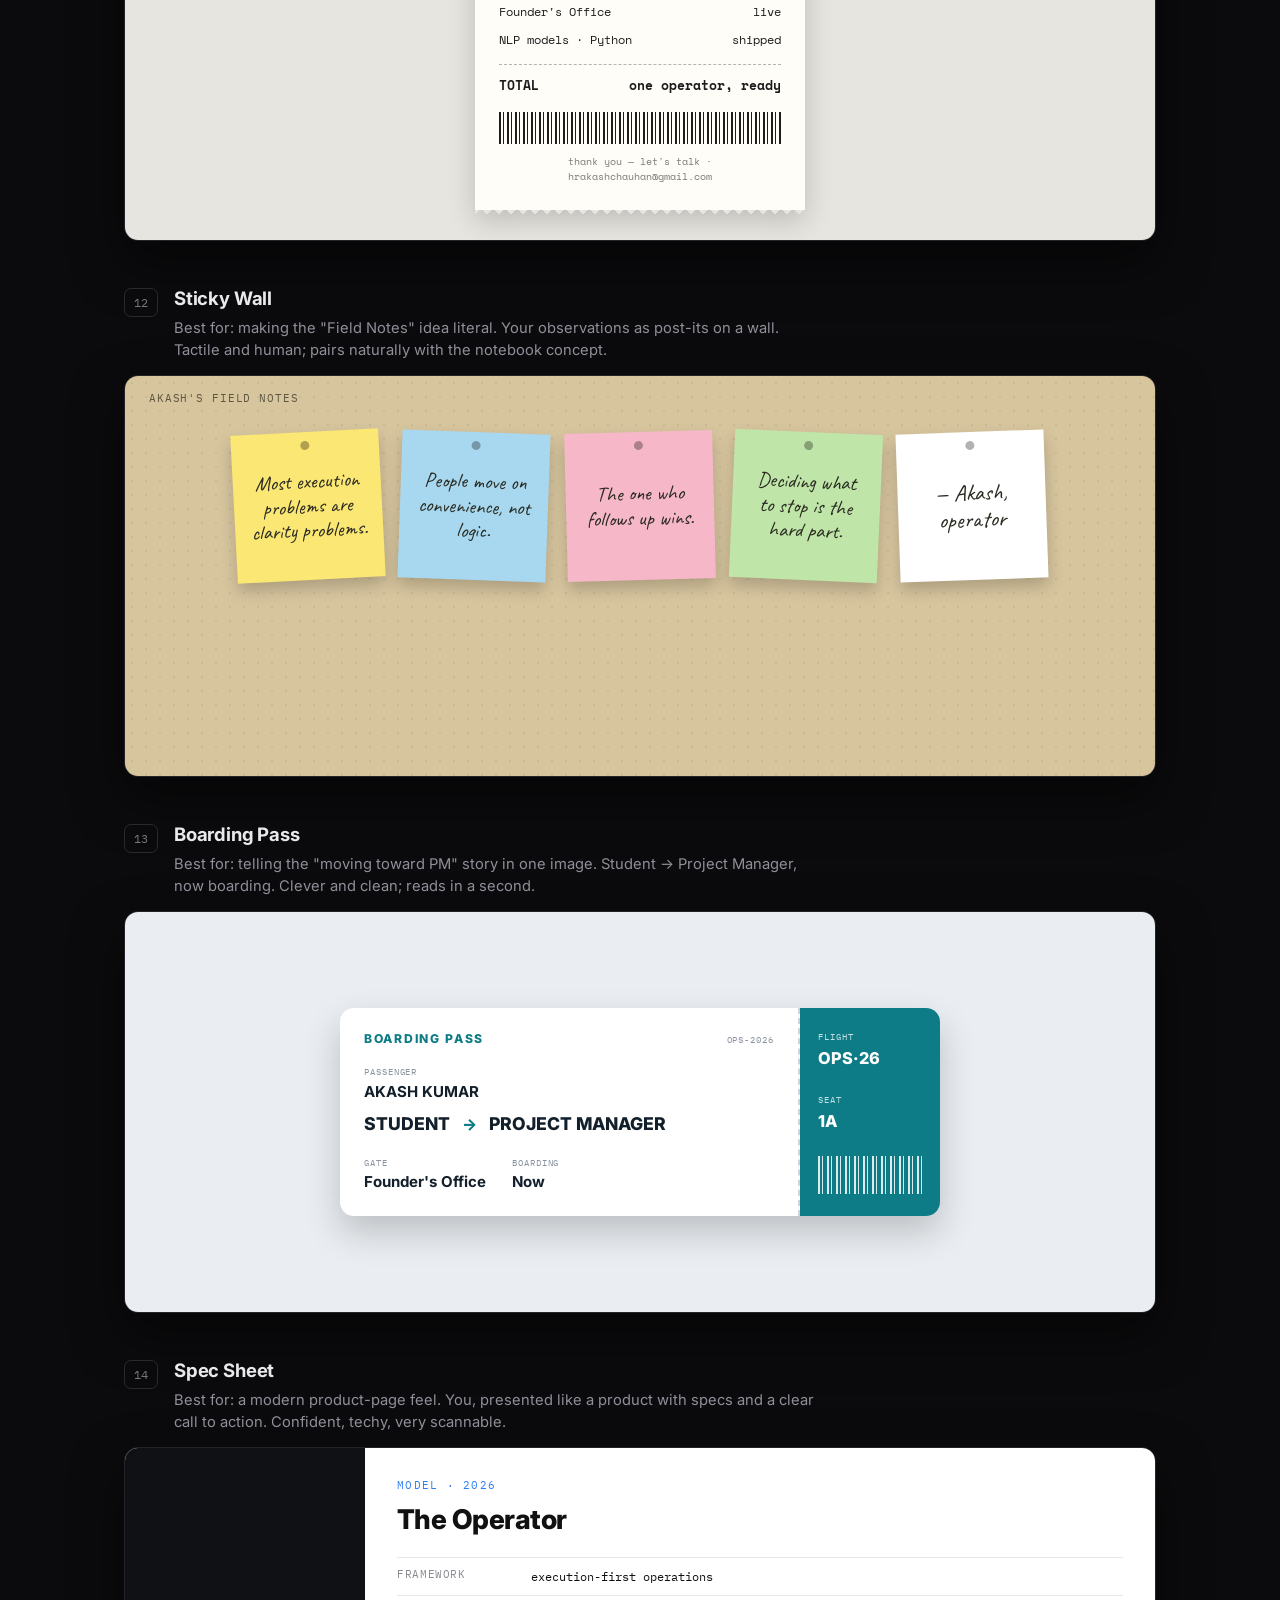
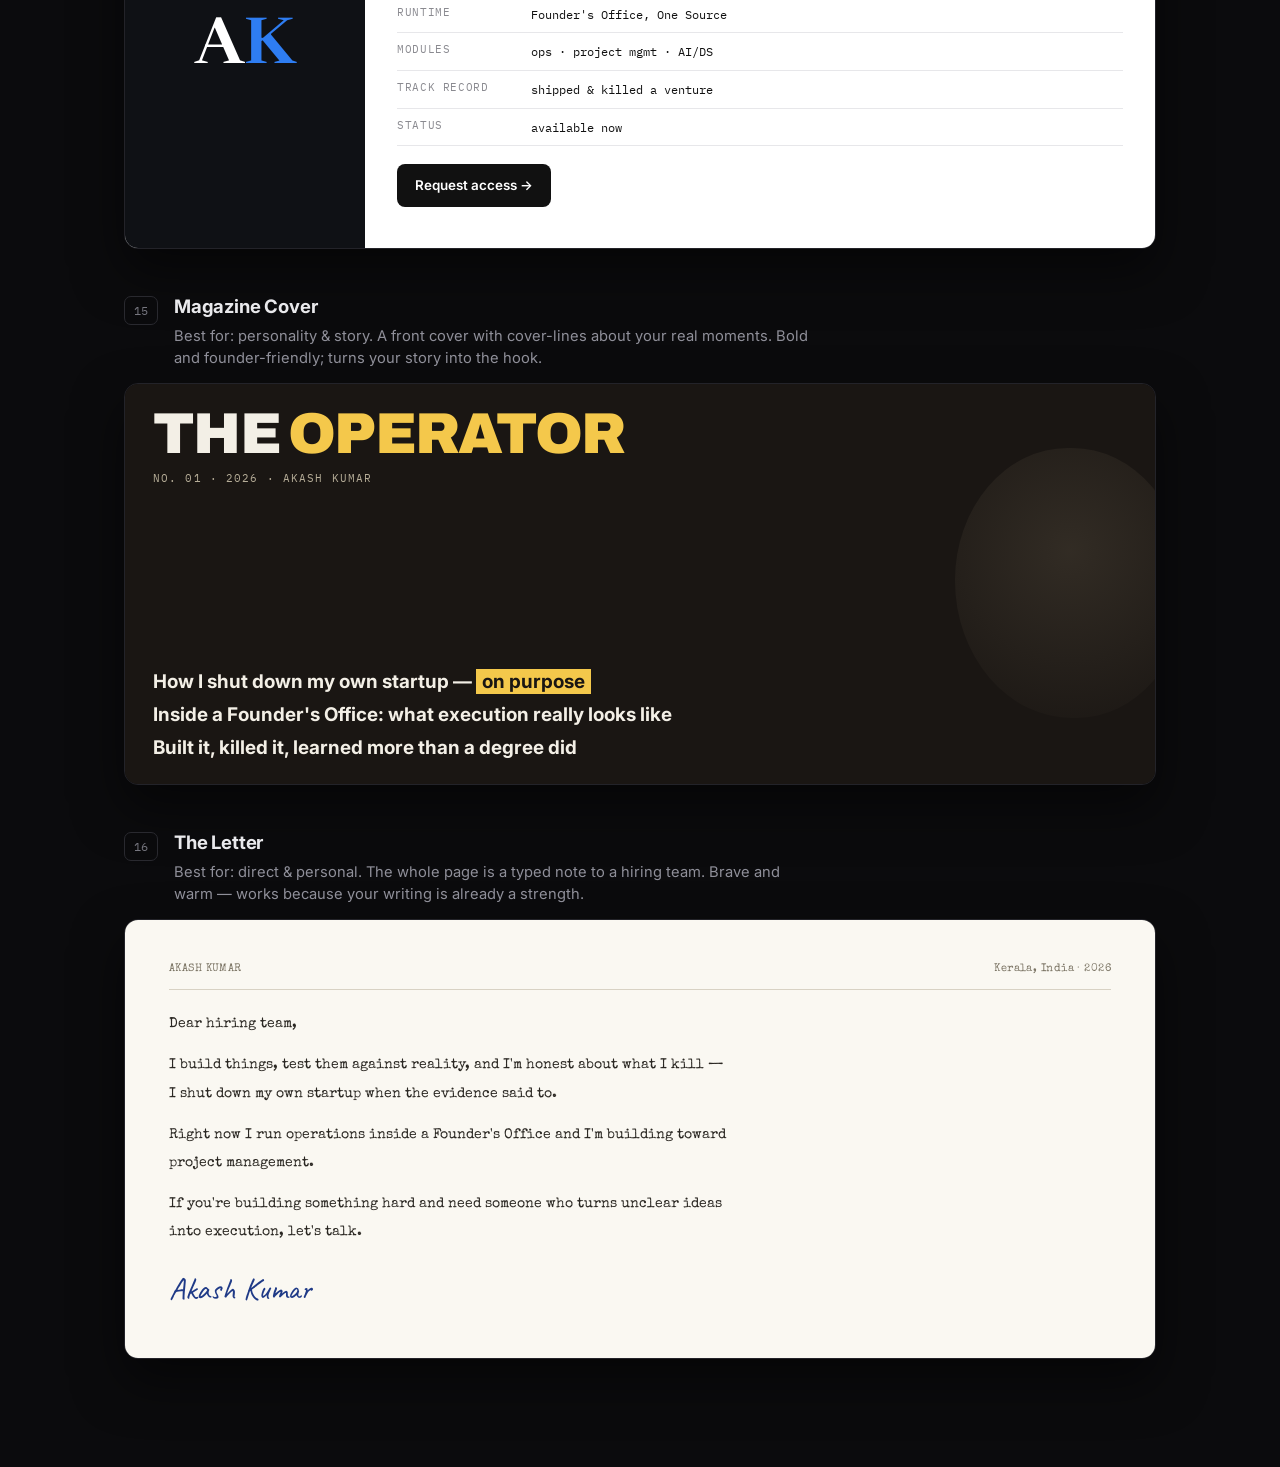
<file: design-directions-2.html>
<!DOCTYPE html>
<html lang="en">
<head>
<meta charset="UTF-8" />
<meta name="viewport" content="width=device-width, initial-scale=1.0" />
<title>Design Directions II — Akash Kumar</title>
<link rel="preconnect" href="https://fonts.googleapis.com" />
<link rel="preconnect" href="https://fonts.gstatic.com" crossorigin />
<link href="https://fonts.googleapis.com/css2?family=Archivo:wght@700;800;900&family=Caveat:wght@500;600;700&family=IBM+Plex+Mono:wght@400;500;600&family=Inter:wght@400;500;600;700;800&family=Newsreader:opsz,wght@6..72,400;6..72,500;6..72,600&family=Space+Grotesk:wght@500;600;700&family=Space+Mono:wght@400;700&family=Special+Elite&display=swap" rel="stylesheet" />
<style>
*{box-sizing:border-box;margin:0;padding:0}
html{-webkit-text-size-adjust:100%;scroll-behavior:smooth}
body{background:#0b0b0d;color:#e9e9ec;font-family:'Inter',system-ui,sans-serif;line-height:1.5;padding-bottom:80px;-webkit-font-smoothing:antialiased}
.head{max-width:1080px;margin:0 auto;padding:56px 24px 10px}
.head h1{font-weight:800;font-size:clamp(1.7rem,4vw,2.5rem);letter-spacing:-.025em}
.head p{color:#9a9aa3;max-width:64ch;margin-top:12px;font-size:1.03rem}
.head .meta{color:#62626b;font-family:'IBM Plex Mono',monospace;font-size:.76rem;margin-top:16px;letter-spacing:.05em}
.grid{max-width:1080px;margin:0 auto;padding:28px 24px;display:flex;flex-direction:column;gap:44px}
.sample-head{display:flex;gap:16px;align-items:flex-start;margin-bottom:14px}
.sample-no{font-family:'IBM Plex Mono',monospace;font-size:.78rem;color:#76767f;border:1px solid #29292f;border-radius:7px;padding:4px 9px;white-space:nowrap;margin-top:3px}
.sample-head h2{font-weight:700;font-size:1.16rem;letter-spacing:-.01em}
.best{color:#8f8f99;font-size:.92rem;margin-top:4px;max-width:72ch}
.mock{border-radius:14px;overflow:hidden;border:1px solid #232329;box-shadow:0 22px 50px rgba(0,0,0,.5)}
.mock > div{min-height:400px;height:100%;width:100%}
@media(max-width:640px){.mock > div{min-height:340px}}

/* 09 · OPERATING BOARD */
.s-kan{background:#eef0f3;color:#1f2329;font-family:'Inter',sans-serif;padding:24px}
.s-kan .hd{display:flex;justify-content:space-between;align-items:center;margin-bottom:18px}
.s-kan .hd b{font-weight:700;font-size:.95rem}.s-kan .hd span{font-family:'IBM Plex Mono',monospace;font-size:.72rem;color:#7a818c}
.s-kan .cols{display:grid;grid-template-columns:repeat(4,1fr);gap:12px}
.s-kan h4{font-family:'IBM Plex Mono',monospace;font-size:.64rem;letter-spacing:.1em;text-transform:uppercase;color:#7a818c;margin-bottom:9px}
.s-kan .card{background:#fff;border-radius:8px;padding:11px 12px;box-shadow:0 1px 3px rgba(16,24,40,.12);margin-bottom:9px;font-size:.82rem;font-weight:600;border-top:3px solid #c9ced6}
.s-kan .card small{display:block;color:#8a909a;font-weight:400;font-size:.72rem;margin-top:3px}
.s-kan .t-live{border-top-color:#2E7D4F}.s-kan .t-ship{border-top-color:#2E7DF2}.s-kan .t-kill{border-top-color:#B23A2E}
@media(max-width:640px){.s-kan .cols{display:flex;overflow-x:auto;gap:12px;padding-bottom:8px}.s-kan .col{min-width:158px}}

/* 10 · BENTO */
.s-bento{background:#0d0e12;padding:18px;display:grid;grid-template-columns:1fr 1fr;gap:12px;font-family:'Inter',sans-serif}
.s-bento .tile{background:#16181f;border:1px solid #23252e;border-radius:14px;padding:18px;color:#e7e7ec;display:flex;flex-direction:column;justify-content:space-between;min-height:96px}
.s-bento .hero{grid-column:1 / -1}
.s-bento .hero .nm{font-family:'IBM Plex Mono',monospace;font-size:.7rem;color:#8b8b95;letter-spacing:.05em}
.s-bento .hero h3{font-size:clamp(1.3rem,3vw,1.9rem);font-weight:700;letter-spacing:-.02em;margin-top:8px;line-height:1.15}
.s-bento .hero h3 .a{color:#7C83FF}
.s-bento .lab{font-family:'IBM Plex Mono',monospace;font-size:.62rem;letter-spacing:.08em;text-transform:uppercase;color:#8b8b95}
.s-bento .big{font-size:1.02rem;font-weight:600;margin-top:8px}
.s-bento .kill{border-color:#5a2a26}.s-bento .kill .big{color:#ff7a6b}.s-bento .live .big{color:#7bd6a0}
.s-bento .cta{grid-column:1 / -1;background:#7C83FF;color:#0d0e12;border:none;flex-direction:row;align-items:center;justify-content:space-between;font-weight:700;min-height:auto;padding:15px 18px}
@media(max-width:640px){.s-bento{grid-template-columns:1fr}}

/* 11 · RECEIPT */
.s-rcpt{background:#e7e5e0;padding:30px 20px;display:flex;justify-content:center;align-items:flex-start;font-family:'Space Mono',monospace;color:#1c1c1c}
.s-rcpt .r{background:#fffdf8;width:330px;max-width:100%;padding:26px 24px;box-shadow:0 10px 26px rgba(0,0,0,.18);position:relative}
.s-rcpt .r::before,.s-rcpt .r::after{content:"";position:absolute;left:0;right:0;height:9px;background-image:linear-gradient(45deg,#e7e5e0 33%,transparent 33%),linear-gradient(-45deg,#e7e5e0 33%,transparent 33%);background-size:12px 12px}
.s-rcpt .r::before{top:-9px}.s-rcpt .r::after{bottom:-9px;transform:scaleY(-1)}
.s-rcpt h3{text-align:center;font-size:1rem;letter-spacing:.1em;margin-bottom:2px}
.s-rcpt .sub{text-align:center;font-size:.66rem;color:#7a786f;margin-bottom:16px}
.s-rcpt .li{display:flex;justify-content:space-between;font-size:.74rem;padding:5px 0;gap:10px}
.s-rcpt .dash{border-top:1px dashed #b7b4aa;margin:11px 0}
.s-rcpt .tot{display:flex;justify-content:space-between;font-weight:700;font-size:.8rem}
.s-rcpt .bc{margin-top:16px;height:32px;background:repeating-linear-gradient(90deg,#1c1c1c 0 2px,transparent 2px 4px,#1c1c1c 4px 5px,transparent 5px 8px)}
.s-rcpt .ty{text-align:center;font-size:.64rem;color:#7a786f;margin-top:10px}

/* 12 · STICKY WALL */
.s-sticky{background:#d7c59e;background-image:radial-gradient(rgba(0,0,0,.06) 1px,transparent 1px);background-size:14px 14px;padding:30px 24px;font-family:'Caveat',cursive;position:relative}
.s-sticky .ttl{position:absolute;top:14px;left:24px;font-family:'IBM Plex Mono',monospace;font-size:.68rem;letter-spacing:.08em;color:#5e5640;text-transform:uppercase}
.s-sticky .wall{display:flex;flex-wrap:wrap;gap:18px;justify-content:center;align-items:center;padding-top:26px}
.s-sticky .n{width:148px;height:148px;padding:16px;box-shadow:0 8px 16px rgba(0,0,0,.2);font-size:1.3rem;line-height:1.18;color:#2b2b22;position:relative;display:flex;align-items:center;text-align:center}
.s-sticky .n::before{content:"";position:absolute;top:9px;left:50%;transform:translateX(-50%);width:9px;height:9px;border-radius:50%;background:rgba(0,0,0,.3)}
.s-sticky .y{background:#fbe773;transform:rotate(-3deg)}.s-sticky .b{background:#a8d8f0;transform:rotate(2deg)}
.s-sticky .p{background:#f6b8c8;transform:rotate(-1.5deg)}.s-sticky .g{background:#bfe6a8;transform:rotate(2.5deg)}
.s-sticky .sig{background:#fff;transform:rotate(-2deg);font-size:1.45rem}

/* 13 · BOARDING PASS */
.s-pass{background:#eaeef2;padding:34px 24px;display:flex;justify-content:center;align-items:center;font-family:'Inter',sans-serif}
.s-pass .card{display:flex;background:#fff;border-radius:14px;overflow:hidden;box-shadow:0 16px 36px rgba(0,0,0,.2);max-width:600px;width:100%}
.s-pass .main{flex:1;padding:22px 24px;border-right:2px dashed #cdd4dc}
.s-pass .stub{width:140px;padding:22px 18px;background:#0E7C86;color:#fff;display:flex;flex-direction:column;justify-content:space-between}
.s-pass .k{font-family:'IBM Plex Mono',monospace;font-size:.58rem;letter-spacing:.1em;text-transform:uppercase;color:#8a93a0}
.s-pass .v{font-weight:700;font-size:.94rem;margin-top:2px;color:#13202b}
.s-pass .hdr{display:flex;justify-content:space-between;align-items:center;margin-bottom:16px}
.s-pass .hdr b{font-size:.76rem;letter-spacing:.14em;color:#0E7C86;font-weight:800}
.s-pass .route{display:flex;align-items:center;gap:12px;margin:8px 0 18px}
.s-pass .route .big{font-size:1.1rem;font-weight:800;color:#13202b}.s-pass .route .ar{color:#0E7C86;font-weight:800}
.s-pass .gr{display:flex;gap:26px}
.s-pass .stub .k{color:#bfe3e6}.s-pass .stub .sv{font-weight:800;font-size:1.02rem;margin-top:2px}
.s-pass .bc{height:38px;background:repeating-linear-gradient(90deg,#fff 0 2px,transparent 2px 4px,#fff 4px 5px,transparent 5px 9px);opacity:.85}
@media(max-width:640px){.s-pass .stub{width:108px}}

/* 14 · SPEC SHEET */
.s-spec{background:#fff;color:#111;font-family:'Inter',sans-serif;display:grid;grid-template-columns:240px 1fr}
.s-spec .vis{background:#0f1115;display:flex;align-items:center;justify-content:center;color:#2E7DF2;font-family:'Newsreader',serif;font-size:4rem;font-weight:600}
.s-spec .vis span{color:#fff}
.s-spec .info{padding:30px 32px}
.s-spec .cat{font-family:'IBM Plex Mono',monospace;font-size:.66rem;letter-spacing:.12em;text-transform:uppercase;color:#2E7DF2}
.s-spec h3{font-size:1.7rem;font-weight:800;letter-spacing:-.02em;margin:6px 0 16px}
.s-spec .tbl{font-family:'IBM Plex Mono',monospace;font-size:.78rem;border-top:1px solid #e7e7ea}
.s-spec .tbl .r{display:grid;grid-template-columns:120px 1fr;padding:9px 0;border-bottom:1px solid #e7e7ea;gap:14px}
.s-spec .tbl .l{color:#8a8a90;text-transform:uppercase;font-size:.66rem;letter-spacing:.06em}.s-spec .tbl .d{color:#111}
.s-spec .cta{margin-top:18px;display:inline-block;background:#111;color:#fff;font-weight:600;font-size:.84rem;padding:11px 18px;border-radius:8px}
@media(max-width:640px){.s-spec{grid-template-columns:1fr}.s-spec .vis{min-height:120px;font-size:3rem}}

/* 15 · MAGAZINE COVER */
.s-cover{background:#1a1613;color:#f3efe6;font-family:'Archivo',sans-serif;position:relative;overflow:hidden;min-height:420px}
.s-cover .mast{font-weight:900;font-size:clamp(2rem,6.5vw,3.6rem);letter-spacing:-.03em;text-transform:uppercase;padding:24px 28px 0;line-height:.9}
.s-cover .mast .a{color:#F4C84B}
.s-cover .iss{font-family:'IBM Plex Mono',monospace;font-size:.7rem;letter-spacing:.1em;color:#b6ad98;padding:10px 28px 0;text-transform:uppercase}
.s-cover .port{position:absolute;right:-30px;top:64px;width:230px;height:270px;background:radial-gradient(circle at 50% 38%,#3a332a,#1a1613);border-radius:50% 50% 48% 52%;opacity:.75}
.s-cover .lines{position:absolute;left:28px;bottom:26px;right:28px;display:flex;flex-direction:column;gap:11px}
.s-cover .cl{font-family:'Inter',sans-serif;font-weight:700;font-size:clamp(.9rem,2.2vw,1.18rem);line-height:1.15;max-width:78%}
.s-cover .cl b{background:#F4C84B;color:#1a1613;padding:1px 6px}
@media(max-width:640px){.s-cover .port{display:none}.s-cover .cl{max-width:100%}}

/* 16 · THE LETTER */
.s-letter{background:#faf8f2;color:#2a2722;font-family:'Special Elite',monospace;padding:38px 44px;line-height:1.95}
.s-letter .lh{display:flex;justify-content:space-between;border-bottom:1px solid #d8d2c4;padding-bottom:10px;margin-bottom:20px;font-size:.68rem;letter-spacing:.04em;color:#7a7363}
.s-letter p{font-size:.9rem;margin-bottom:13px;max-width:62ch}
.s-letter .sig{font-family:'Caveat',cursive;font-size:1.95rem;color:#1f3a87;margin-top:4px}
@media(max-width:640px){.s-letter{padding:26px 22px}.s-letter p{font-size:.84rem}}
</style>
</head>
<body>

<header class="head">
  <h1>8 more directions</h1>
  <p>Same idea — real mockups, your real words. These lean more playful and more "operator/PM." Numbers continue from the first set.</p>
  <p class="meta">AKASH KUMAR · DIRECTIONS 09–16</p>
</header>

<main class="grid">

  <!-- 09 -->
  <section>
    <div class="sample-head"><span class="sample-no">09</span><div>
      <h2>Operating Board</h2>
      <p class="best">Best for: literally showing you think like a PM. Your work as a kanban board — To do / Doing / Shipped / Killed. The strongest "I do project management" signal of the set.</p>
    </div></div>
    <div class="mock"><div class="s-kan">
      <div class="hd"><b>Akash Kumar — operating board</b><span>ops · execution · pm</span></div>
      <div class="cols">
        <div class="col"><h4>To do</h4><div class="card">Your next role?<small>ops · PM · founder's office</small></div></div>
        <div class="col"><h4>Doing</h4><div class="card t-live">Founder's Office<small>One Source Intl. — live</small></div><div class="card">Google PM cert<small>in progress</small></div></div>
        <div class="col"><h4>Shipped</h4><div class="card t-ship">NLP models · Python<small>IIIT Kottayam</small></div><div class="card t-ship">Recruitment &amp; onboarding<small>VS-Kart</small></div></div>
        <div class="col"><h4>Killed</h4><div class="card t-kill">Jeevan Jhola<small>shut it down on purpose</small></div></div>
      </div>
    </div></div>
  </section>

  <!-- 10 -->
  <section>
    <div class="sample-head"><span class="sample-no">10</span><div>
      <h2>Bento Dashboard</h2>
      <p class="best">Best for: showing range at a glance. Modular tiles, modern and scannable. Feels current; a recruiter gets the whole picture without scrolling.</p>
    </div></div>
    <div class="mock"><div class="s-bento">
      <div class="tile hero"><span class="nm">Akash Kumar · operator → PM</span><h3>I turn unclear ideas into <span class="a">execution.</span></h3></div>
      <div class="tile kill"><span class="lab">Venture</span><span class="big">Jeevan Jhola — killed on purpose</span></div>
      <div class="tile live"><span class="lab">Now</span><span class="big">Founder's Office</span></div>
      <div class="tile"><span class="lab">Foundation</span><span class="big">AI &amp; Data Science</span></div>
      <div class="tile"><span class="lab">Wrote</span><span class="big">NLP misinformation models</span></div>
      <div class="tile cta"><span>Get in touch</span><span>→</span></div>
    </div></div>
  </section>

  <!-- 11 -->
  <section>
    <div class="sample-head"><span class="sample-no">11</span><div>
      <h2>The Receipt</h2>
      <p class="best">Best for: charm + memorability. A thermal-printer receipt of what you deliver. Risky and fun — great as a personal site, lighter on pure recruiter formality.</p>
    </div></div>
    <div class="mock"><div class="s-rcpt">
      <div class="r">
        <h3>OPERATOR &amp; CO.</h3>
        <p class="sub">★★★★★ · est. 2024</p>
        <div class="li"><span>Built Jeevan Jhola</span><span>shipped</span></div>
        <div class="li"><span>Shut it down</span><span>on purpose</span></div>
        <div class="li"><span>Founder's Office</span><span>live</span></div>
        <div class="li"><span>NLP models · Python</span><span>shipped</span></div>
        <div class="dash"></div>
        <div class="tot"><span>TOTAL</span><span>one operator, ready</span></div>
        <div class="bc"></div>
        <p class="ty">thank you — let's talk · hrakashchauhan@gmail.com</p>
      </div>
    </div></div>
  </section>

  <!-- 12 -->
  <section>
    <div class="sample-head"><span class="sample-no">12</span><div>
      <h2>Sticky Wall</h2>
      <p class="best">Best for: making the "Field Notes" idea literal. Your observations as post-its on a wall. Tactile and human; pairs naturally with the notebook concept.</p>
    </div></div>
    <div class="mock"><div class="s-sticky">
      <span class="ttl">Akash's field notes</span>
      <div class="wall">
        <div class="n y">Most execution problems are clarity problems.</div>
        <div class="n b">People move on convenience, not logic.</div>
        <div class="n p">The one who follows up wins.</div>
        <div class="n g">Deciding what to stop is the hard part.</div>
        <div class="n sig">— Akash, operator</div>
      </div>
    </div></div>
  </section>

  <!-- 13 -->
  <section>
    <div class="sample-head"><span class="sample-no">13</span><div>
      <h2>Boarding Pass</h2>
      <p class="best">Best for: telling the "moving toward PM" story in one image. Student → Project Manager, now boarding. Clever and clean; reads in a second.</p>
    </div></div>
    <div class="mock"><div class="s-pass">
      <div class="card">
        <div class="main">
          <div class="hdr"><b>BOARDING PASS</b><span class="k">OPS-2026</span></div>
          <div class="k">Passenger</div><div class="v">AKASH KUMAR</div>
          <div class="route"><span class="big">STUDENT</span><span class="ar">→</span><span class="big">PROJECT MANAGER</span></div>
          <div class="gr"><div><div class="k">Gate</div><div class="v">Founder's Office</div></div><div><div class="k">Boarding</div><div class="v">Now</div></div></div>
        </div>
        <div class="stub">
          <div><div class="k">Flight</div><div class="sv">OPS·26</div></div>
          <div><div class="k">Seat</div><div class="sv">1A</div></div>
          <div class="bc"></div>
        </div>
      </div>
    </div></div>
  </section>

  <!-- 14 -->
  <section>
    <div class="sample-head"><span class="sample-no">14</span><div>
      <h2>Spec Sheet</h2>
      <p class="best">Best for: a modern product-page feel. You, presented like a product with specs and a clear call to action. Confident, techy, very scannable.</p>
    </div></div>
    <div class="mock"><div class="s-spec">
      <div class="vis"><span>A</span>K</div>
      <div class="info">
        <div class="cat">Model · 2026</div>
        <h3>The Operator</h3>
        <div class="tbl">
          <div class="r"><span class="l">Framework</span><span class="d">execution-first operations</span></div>
          <div class="r"><span class="l">Runtime</span><span class="d">Founder's Office, One Source</span></div>
          <div class="r"><span class="l">Modules</span><span class="d">ops · project mgmt · AI/DS</span></div>
          <div class="r"><span class="l">Track record</span><span class="d">shipped &amp; killed a venture</span></div>
          <div class="r"><span class="l">Status</span><span class="d">available now</span></div>
        </div>
        <span class="cta">Request access →</span>
      </div>
    </div></div>
  </section>

  <!-- 15 -->
  <section>
    <div class="sample-head"><span class="sample-no">15</span><div>
      <h2>Magazine Cover</h2>
      <p class="best">Best for: personality &amp; story. A front cover with cover-lines about your real moments. Bold and founder-friendly; turns your story into the hook.</p>
    </div></div>
    <div class="mock"><div class="s-cover">
      <div class="mast">THE <span class="a">OPERATOR</span></div>
      <div class="iss">No. 01 · 2026 · Akash Kumar</div>
      <div class="port"></div>
      <div class="lines">
        <div class="cl">How I shut down my own startup — <b>on purpose</b></div>
        <div class="cl">Inside a Founder's Office: what execution really looks like</div>
        <div class="cl">Built it, killed it, learned more than a degree did</div>
      </div>
    </div></div>
  </section>

  <!-- 16 -->
  <section>
    <div class="sample-head"><span class="sample-no">16</span><div>
      <h2>The Letter</h2>
      <p class="best">Best for: direct &amp; personal. The whole page is a typed note to a hiring team. Brave and warm — works because your writing is already a strength.</p>
    </div></div>
    <div class="mock"><div class="s-letter">
      <div class="lh"><span>AKASH KUMAR</span><span>Kerala, India · 2026</span></div>
      <p>Dear hiring team,</p>
      <p>I build things, test them against reality, and I'm honest about what I kill — I shut down my own startup when the evidence said to.</p>
      <p>Right now I run operations inside a Founder's Office and I'm building toward project management.</p>
      <p>If you're building something hard and need someone who turns unclear ideas into execution, let's talk.</p>
      <div class="sig">Akash Kumar</div>
    </div></div>
  </section>

</main>
</body>
</html>
</file>
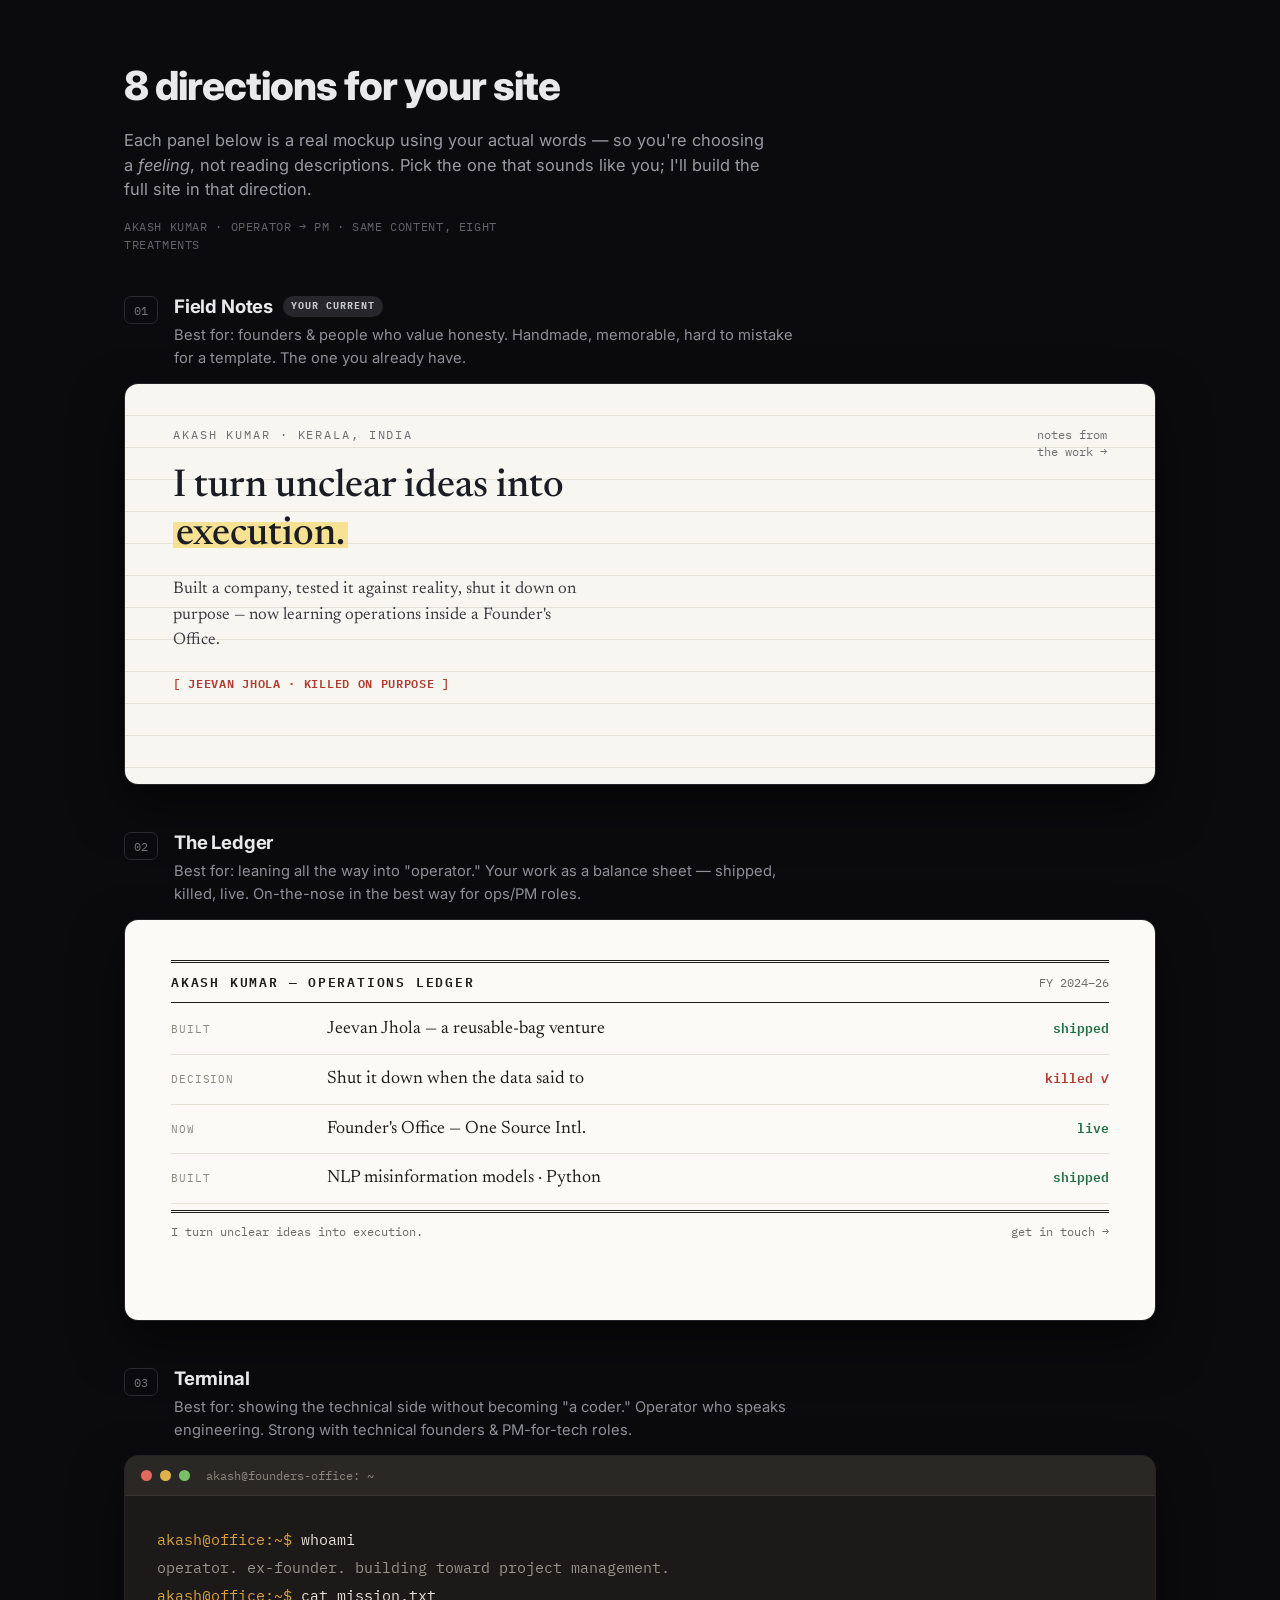
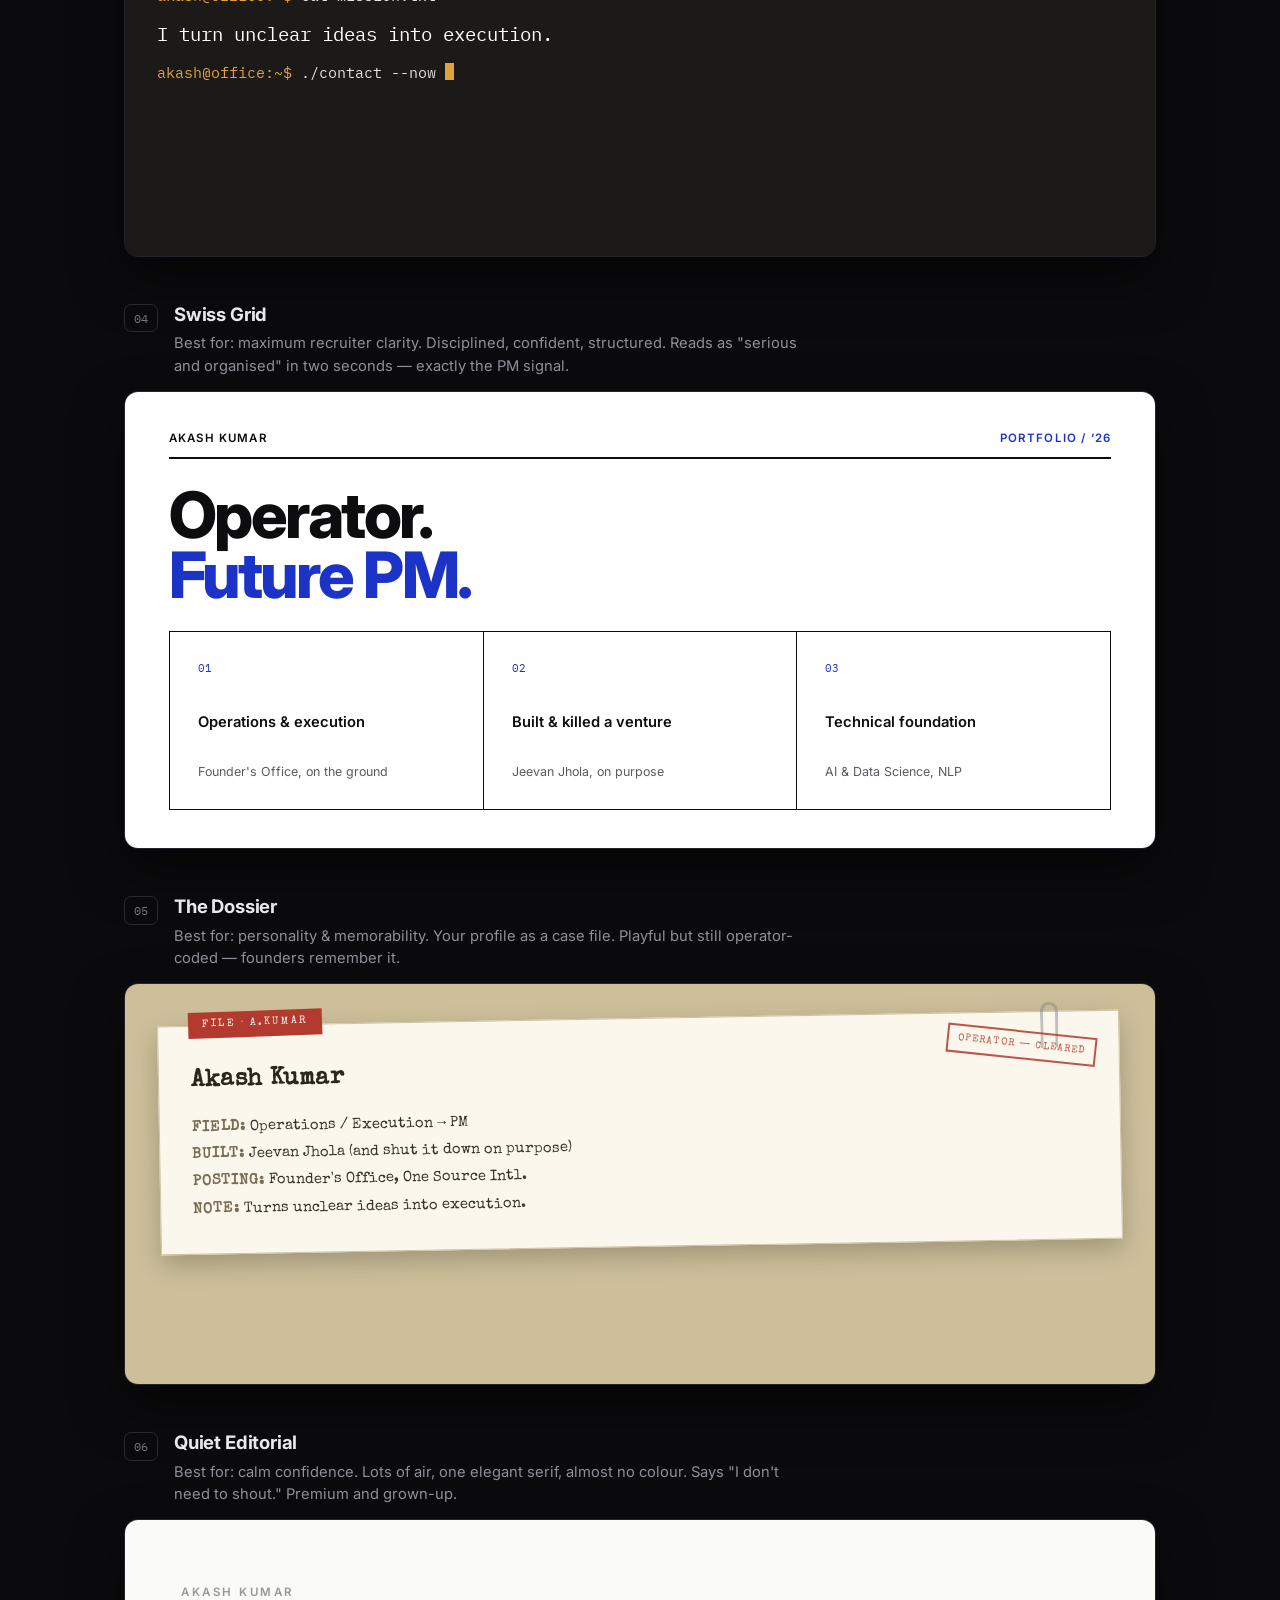
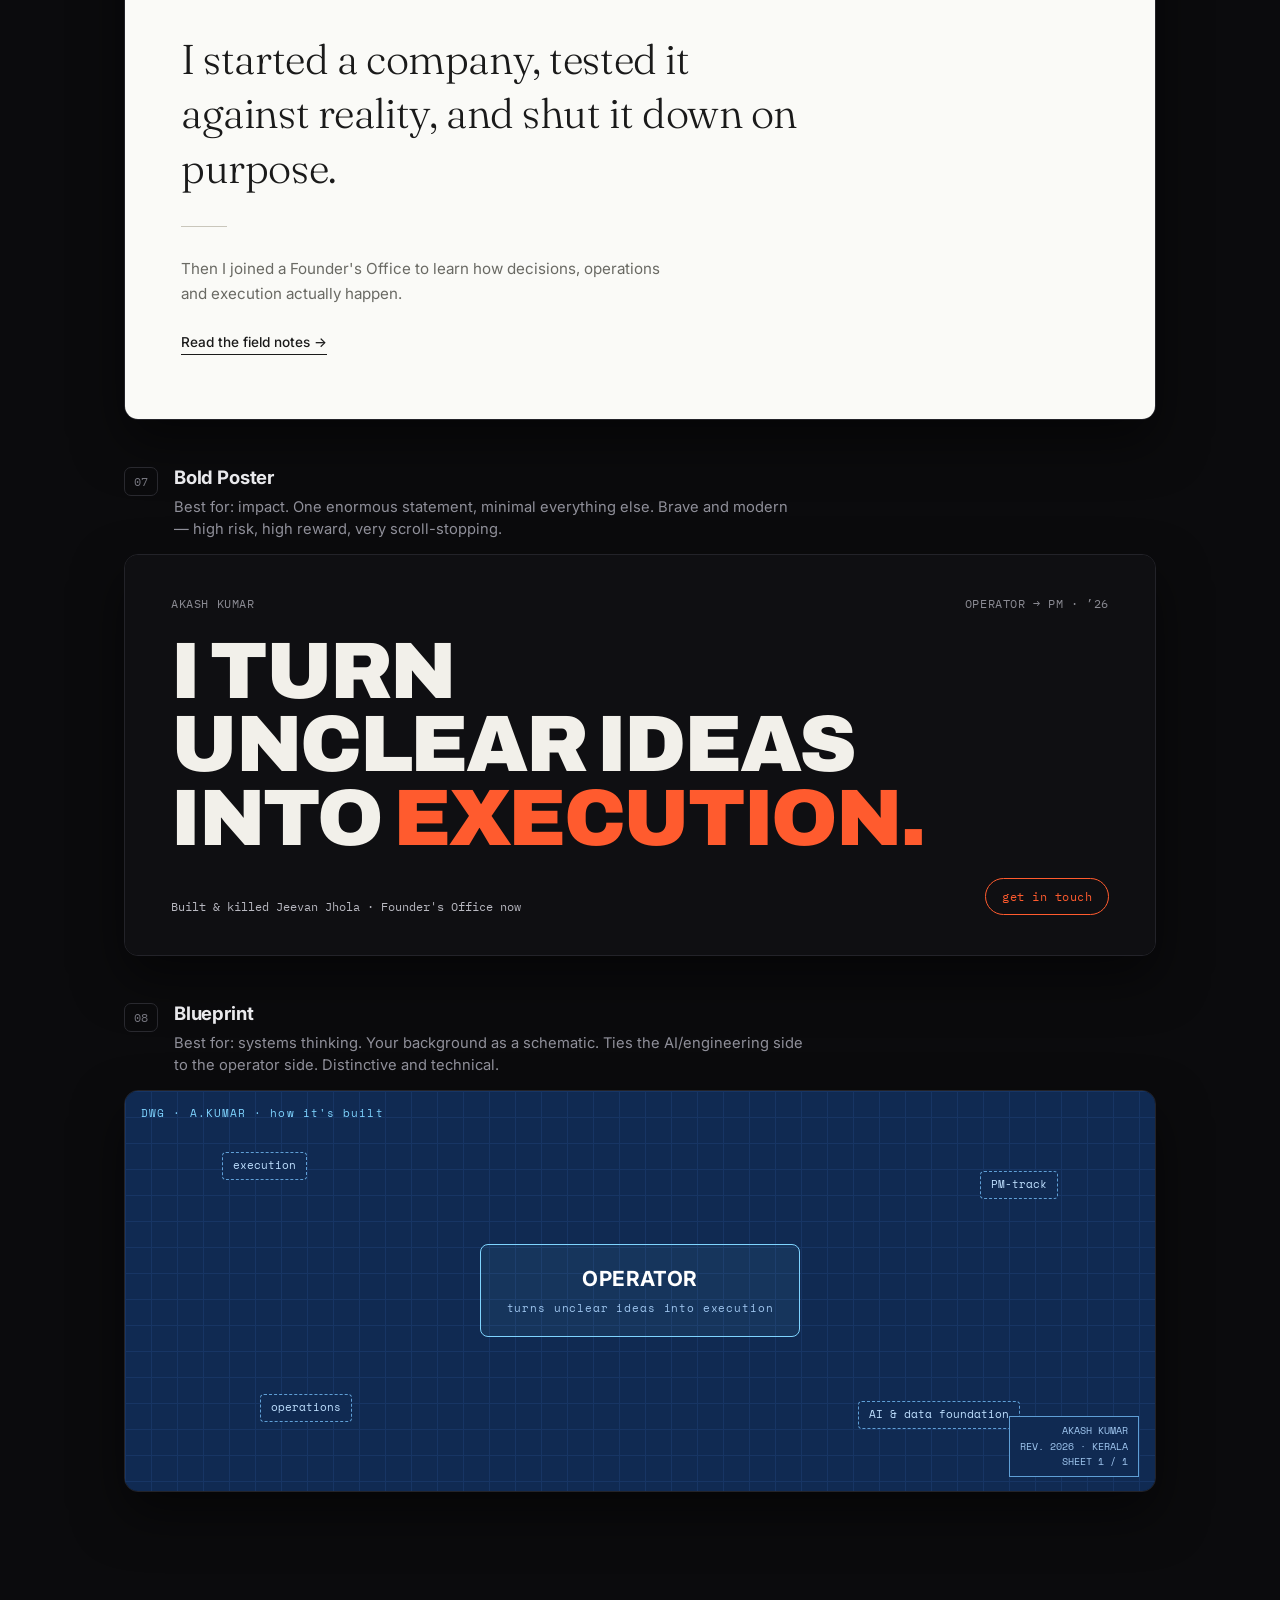
<file: design-directions.html>
<!DOCTYPE html>
<html lang="en">
<head>
<meta charset="UTF-8" />
<meta name="viewport" content="width=device-width, initial-scale=1.0" />
<title>Design Directions — Akash Kumar</title>
<link rel="preconnect" href="https://fonts.googleapis.com" />
<link rel="preconnect" href="https://fonts.gstatic.com" crossorigin />
<link href="https://fonts.googleapis.com/css2?family=Archivo:wght@700;800;900&family=Fraunces:opsz,wght@9..144,300;9..144,400;9..144,500;9..144,600&family=IBM+Plex+Mono:wght@400;500;600&family=Inter:wght@400;500;600;700;800&family=Newsreader:ital,opsz,wght@0,6..72,400;0,6..72,500;0,6..72,600;1,6..72,400&family=Space+Grotesk:wght@500;600;700&family=Space+Mono:wght@400;700&family=Special+Elite&display=swap" rel="stylesheet" />
<style>
*{box-sizing:border-box;margin:0;padding:0}
html{-webkit-text-size-adjust:100%;scroll-behavior:smooth}
body{background:#0b0b0d;color:#e9e9ec;font-family:'Inter',system-ui,sans-serif;line-height:1.5;padding-bottom:80px;-webkit-font-smoothing:antialiased}

.head{max-width:1080px;margin:0 auto;padding:56px 24px 10px}
.head h1{font-weight:800;font-size:clamp(1.7rem,4vw,2.5rem);letter-spacing:-.025em}
.head p{color:#9a9aa3;max-width:64ch;margin-top:12px;font-size:1.03rem}
.head .meta{color:#62626b;font-family:'IBM Plex Mono',monospace;font-size:.76rem;margin-top:16px;letter-spacing:.05em}

.grid{max-width:1080px;margin:0 auto;padding:28px 24px;display:flex;flex-direction:column;gap:44px}
.sample-head{display:flex;gap:16px;align-items:flex-start;margin-bottom:14px}
.sample-no{font-family:'IBM Plex Mono',monospace;font-size:.78rem;color:#76767f;border:1px solid #29292f;border-radius:7px;padding:4px 9px;white-space:nowrap;margin-top:3px}
.sample-head h2{font-weight:700;font-size:1.16rem;letter-spacing:-.01em;display:flex;align-items:center;gap:10px;flex-wrap:wrap}
.badge{font-family:'IBM Plex Mono',monospace;font-size:.6rem;text-transform:uppercase;letter-spacing:.1em;background:#26262c;color:#c7c7cf;padding:3px 8px;border-radius:999px}
.best{color:#8f8f99;font-size:.92rem;margin-top:4px;max-width:70ch}

.mock{border-radius:14px;overflow:hidden;border:1px solid #232329;box-shadow:0 22px 50px rgba(0,0,0,.5)}
.mock > div{min-height:400px;height:100%;width:100%}
@media(max-width:640px){.mock > div{min-height:340px}}

/* ============== 01 · FIELD NOTES (current) ============== */
.s-fn{position:relative;background:#F7F6F1;background-image:repeating-linear-gradient(to bottom,transparent 0,transparent 31px,#E4E1D6 31px,#E4E1D6 32px);color:#1B1D24;font-family:'Newsreader',Georgia,serif;padding:42px 48px}
.s-fn .ey{font-family:'IBM Plex Mono',monospace;font-size:.74rem;letter-spacing:.16em;text-transform:uppercase;color:#6E6E72;display:block;margin-bottom:20px}
.s-fn h3{font-size:clamp(1.7rem,3.3vw,2.4rem);font-weight:500;line-height:1.25;max-width:18ch}
.s-fn .hl{background:linear-gradient(180deg,transparent 16%,rgba(247,212,84,.6) 16%,rgba(247,212,84,.6) 84%,transparent 84%);padding:0 .08em}
.s-fn .sub{font-size:1.05rem;color:#3a3a40;max-width:46ch;margin-top:18px;line-height:1.5}
.s-fn .tag{font-family:'IBM Plex Mono',monospace;font-size:.72rem;font-weight:600;letter-spacing:.06em;text-transform:uppercase;color:#B23A2E;display:inline-block;margin-top:22px}
.s-fn .note{position:absolute;top:42px;right:48px;font-family:'IBM Plex Mono',monospace;font-size:.72rem;color:#6E6E72;text-align:right;line-height:1.5}
@media(max-width:640px){.s-fn{padding:30px 24px}.s-fn .note{display:none}}

/* ============== 02 · LEDGER ============== */
.s-ledger{background:#FBFAF6;color:#1d1c19;font-family:'Newsreader',serif;padding:40px 46px}
.s-ledger .top{display:flex;justify-content:space-between;align-items:baseline;border-top:3px double #1d1c19;border-bottom:1px solid #1d1c19;padding:10px 0;margin-bottom:2px}
.s-ledger .top b{font-family:'IBM Plex Mono',monospace;font-size:.8rem;letter-spacing:.14em;text-transform:uppercase;font-weight:600}
.s-ledger .top span{font-family:'IBM Plex Mono',monospace;font-size:.72rem;color:#6b6a64}
.s-ledger .row{display:grid;grid-template-columns:140px 1fr auto;gap:16px;align-items:baseline;padding:11px 0;border-bottom:1px solid #e3e0d6;font-family:'IBM Plex Mono',monospace;font-size:.84rem}
.s-ledger .row .lab{color:#8a887e;text-transform:uppercase;letter-spacing:.08em;font-size:.7rem}
.s-ledger .row .it{font-family:'Newsreader',serif;font-size:1.12rem;color:#1d1c19}
.s-ledger .row .val{font-weight:600}
.s-ledger .credit{color:#1f6f43}.s-ledger .debit{color:#b23a2e}
.s-ledger .foot{border-top:3px double #1d1c19;margin-top:6px;padding-top:10px;font-family:'IBM Plex Mono',monospace;font-size:.72rem;color:#6b6a64;display:flex;justify-content:space-between}
@media(max-width:640px){.s-ledger{padding:28px 22px}.s-ledger .row{grid-template-columns:90px 1fr auto;gap:10px}}

/* ============== 03 · TERMINAL ============== */
.s-term{background:#1b1a18;color:#e8e4da;font-family:'IBM Plex Mono',monospace;padding:0}
.s-term .bar{background:#2a2825;display:flex;align-items:center;gap:8px;padding:11px 16px;border-bottom:1px solid #38352f}
.s-term .bar i{width:11px;height:11px;border-radius:50%;display:block}
.s-term .bar .r{background:#e06a5c}.s-term .bar .y{background:#e0b24c}.s-term .bar .g{background:#7bbf6a}
.s-term .bar small{margin-left:8px;color:#8a857a;font-size:.74rem}
.s-term .body{padding:30px 32px;font-size:.92rem;line-height:1.9}
.s-term .p{color:#e0a23c}
.s-term .c{color:#9a948a}
.s-term .o{color:#e8e4da}
.s-term .big{color:#fff;font-size:1.2rem;display:inline-block;margin:6px 0}
.s-term .cur{display:inline-block;width:9px;height:1.05rem;background:#e0a23c;transform:translateY(2px);animation:blink 1.1s steps(1) infinite}
@keyframes blink{50%{opacity:0}}
@media(prefers-reduced-motion:reduce){.s-term .cur{animation:none}}
@media(max-width:640px){.s-term .body{padding:22px 20px;font-size:.82rem}}

/* ============== 04 · SWISS GRID ============== */
.s-swiss{background:#fff;color:#0d0d0f;font-family:'Inter',sans-serif;padding:38px 44px;position:relative}
.s-swiss .tl{display:flex;justify-content:space-between;border-bottom:2px solid #0d0d0f;padding-bottom:10px;font-size:.72rem;font-weight:600;letter-spacing:.1em;text-transform:uppercase}
.s-swiss .tl .ix{color:#1B34C7}
.s-swiss h3{font-size:clamp(2.2rem,6vw,4rem);font-weight:800;letter-spacing:-.04em;line-height:.94;margin:26px 0 4px}
.s-swiss h3 .b{color:#1B34C7}
.s-swiss .cells{display:grid;grid-template-columns:repeat(3,1fr);gap:1px;background:#0d0d0f;border:1px solid #0d0d0f;margin-top:26px}
.s-swiss .cells div{background:#fff;padding:14px}
.s-swiss .cells .n{font-family:'IBM Plex Mono',monospace;font-size:.68rem;color:#1B34C7}
.s-swiss .cells .t{font-weight:600;font-size:.92rem;margin-top:6px}
.s-swiss .cells .d{font-size:.78rem;color:#5a5a62;margin-top:2px}
@media(max-width:640px){.s-swiss{padding:26px 22px}.s-swiss .cells{grid-template-columns:1fr}}

/* ============== 05 · DOSSIER ============== */
.s-doss{background:#cdbf9a;padding:34px;position:relative;font-family:'Special Elite',monospace;color:#2b271e}
.s-doss .card{background:#FBF7EC;border:1px solid #cfc4a6;box-shadow:0 10px 26px rgba(0,0,0,.22);padding:30px 32px;transform:rotate(-1deg);position:relative}
.s-doss .tab{position:absolute;top:-15px;left:30px;background:#b23a2e;color:#FBF7EC;font-size:.66rem;letter-spacing:.18em;padding:5px 14px;transform:rotate(-1deg)}
.s-doss .stamp{position:absolute;top:18px;right:22px;border:2px solid #b23a2e;color:#b23a2e;font-size:.62rem;letter-spacing:.12em;padding:5px 9px;transform:rotate(7deg);opacity:.85}
.s-doss h3{font-size:1.5rem;margin:6px 0 16px;letter-spacing:.02em}
.s-doss .fld{font-size:.92rem;line-height:1.85;color:#3a342a}
.s-doss .fld b{color:#7a6f56;letter-spacing:.06em}
.s-doss .clip{position:absolute;top:-10px;right:60px;width:18px;height:46px;border:3px solid #8a8a8a;border-bottom:none;border-radius:9px 9px 0 0;opacity:.5}
@media(max-width:640px){.s-doss{padding:22px}.s-doss .card{padding:22px}}

/* ============== 06 · QUIET EDITORIAL ============== */
.s-quiet{background:#FAFAF7;color:#1a1a1a;font-family:'Fraunces',serif;padding:64px 56px;display:flex;flex-direction:column;justify-content:center}
.s-quiet .ey{font-family:'Inter',sans-serif;font-size:.72rem;font-weight:600;letter-spacing:.22em;text-transform:uppercase;color:#9a988f;margin-bottom:30px}
.s-quiet h3{font-size:clamp(1.7rem,3.6vw,2.6rem);font-weight:300;line-height:1.32;max-width:24ch;letter-spacing:-.01em}
.s-quiet .div{width:46px;height:1px;background:#c9c6bb;margin:30px 0}
.s-quiet .sub{font-family:'Inter',sans-serif;font-size:.95rem;color:#6a6a64;max-width:48ch;line-height:1.6}
.s-quiet a{font-family:'Inter',sans-serif;font-size:.85rem;color:#1a1a1a;text-decoration:none;border-bottom:1px solid #1a1a1a;padding-bottom:2px;margin-top:26px;align-self:flex-start;font-weight:500}
@media(max-width:640px){.s-quiet{padding:40px 24px}}

/* ============== 07 · BOLD POSTER ============== */
.s-poster{background:#0f0f12;color:#f2f0ea;font-family:'Archivo',sans-serif;padding:40px 46px;display:flex;flex-direction:column;justify-content:space-between}
.s-poster .top{display:flex;justify-content:space-between;font-family:'IBM Plex Mono',monospace;font-size:.74rem;color:#8a8a92;letter-spacing:.05em;text-transform:uppercase}
.s-poster h3{font-weight:900;font-size:clamp(2.4rem,7.5vw,5rem);line-height:.92;letter-spacing:-.03em;text-transform:uppercase;margin:18px 0}
.s-poster h3 .a{color:#FF5B2E}
.s-poster .bot{display:flex;justify-content:space-between;align-items:flex-end;font-family:'IBM Plex Mono',monospace;font-size:.78rem;color:#b8b8c0}
.s-poster .cta{border:1px solid #FF5B2E;color:#FF5B2E;padding:9px 16px;border-radius:999px;font-size:.74rem;letter-spacing:.04em}
@media(max-width:640px){.s-poster{padding:26px 22px}}

/* ============== 08 · BLUEPRINT ============== */
.s-blue{background:#102a52;background-image:linear-gradient(#173564 1px,transparent 1px),linear-gradient(90deg,#173564 1px,transparent 1px);background-size:26px 26px;color:#dCEBFF;font-family:'Space Mono',monospace;padding:34px 40px;position:relative}
.s-blue .corner{position:absolute;top:14px;left:16px;font-size:.68rem;letter-spacing:.1em;color:#7FD4FF}
.s-blue .schema{height:100%;min-height:330px;display:flex;align-items:center;justify-content:center;gap:0;position:relative}
.s-blue .node{border:1.5px solid #7FD4FF;border-radius:8px;padding:18px 26px;text-align:center;background:rgba(127,212,255,.06)}
.s-blue .node b{font-family:'Inter',sans-serif;font-weight:700;font-size:1.3rem;color:#fff;letter-spacing:.02em;display:block}
.s-blue .node small{font-size:.66rem;color:#9fc6ef;letter-spacing:.08em}
.s-blue .pill{position:absolute;font-size:.66rem;border:1px dashed #5f9fd6;padding:5px 10px;border-radius:4px;color:#bfe0ff;background:#102a52}
.s-blue .p1{top:8%;left:6%}.s-blue .p2{bottom:10%;left:10%}.s-blue .p3{top:14%;right:6%}.s-blue .p4{bottom:8%;right:10%}
.s-blue .title-block{position:absolute;bottom:14px;right:16px;border:1px solid #5f9fd6;font-size:.62rem;color:#9fc6ef;text-align:right;line-height:1.6;padding:6px 10px;background:#102a52}
@media(max-width:640px){.s-blue{padding:24px 18px}.s-blue .pill{display:none}}
</style>
</head>
<body>

<header class="head">
  <h1>8 directions for your site</h1>
  <p>Each panel below is a real mockup using your actual words — so you're choosing a <em>feeling</em>, not reading descriptions. Pick the one that sounds like you; I'll build the full site in that direction.</p>
  <p class="meta">AKASH KUMAR · OPERATOR → PM · SAME CONTENT, EIGHT TREATMENTS</p>
</header>

<main class="grid">

  <!-- 01 -->
  <section>
    <div class="sample-head">
      <span class="sample-no">01</span>
      <div>
        <h2>Field Notes <span class="badge">your current</span></h2>
        <p class="best">Best for: founders &amp; people who value honesty. Handmade, memorable, hard to mistake for a template. The one you already have.</p>
      </div>
    </div>
    <div class="mock"><div class="s-fn">
      <span class="ey">Akash Kumar · Kerala, India</span>
      <h3>I turn unclear ideas into <span class="hl">execution.</span></h3>
      <p class="sub">Built a company, tested it against reality, shut it down on purpose — now learning operations inside a Founder's Office.</p>
      <span class="tag">[ Jeevan Jhola · killed on purpose ]</span>
      <span class="note">notes from<br>the work →</span>
    </div></div>
  </section>

  <!-- 02 -->
  <section>
    <div class="sample-head">
      <span class="sample-no">02</span>
      <div>
        <h2>The Ledger</h2>
        <p class="best">Best for: leaning all the way into "operator." Your work as a balance sheet — shipped, killed, live. On-the-nose in the best way for ops/PM roles.</p>
      </div>
    </div>
    <div class="mock"><div class="s-ledger">
      <div class="top"><b>Akash Kumar — Operations Ledger</b><span>FY 2024–26</span></div>
      <div class="row"><span class="lab">Built</span><span class="it">Jeevan Jhola — a reusable-bag venture</span><span class="val credit">shipped</span></div>
      <div class="row"><span class="lab">Decision</span><span class="it">Shut it down when the data said to</span><span class="val debit">killed ✓</span></div>
      <div class="row"><span class="lab">Now</span><span class="it">Founder's Office — One Source Intl.</span><span class="val credit">live</span></div>
      <div class="row"><span class="lab">Built</span><span class="it">NLP misinformation models · Python</span><span class="val credit">shipped</span></div>
      <div class="foot"><span>I turn unclear ideas into execution.</span><span>get in touch →</span></div>
    </div></div>
  </section>

  <!-- 03 -->
  <section>
    <div class="sample-head">
      <span class="sample-no">03</span>
      <div>
        <h2>Terminal</h2>
        <p class="best">Best for: showing the technical side without becoming "a coder." Operator who speaks engineering. Strong with technical founders &amp; PM-for-tech roles.</p>
      </div>
    </div>
    <div class="mock"><div class="s-term">
      <div class="bar"><i class="r"></i><i class="y"></i><i class="g"></i><small>akash@founders-office: ~</small></div>
      <div class="body">
        <div><span class="p">akash@office:~$</span> <span class="o">whoami</span></div>
        <div class="c">operator. ex-founder. building toward project management.</div>
        <div><span class="p">akash@office:~$</span> <span class="o">cat mission.txt</span></div>
        <div class="big">I turn unclear ideas into execution.</div>
        <div><span class="p">akash@office:~$</span> <span class="o">./contact --now</span> <span class="cur"></span></div>
      </div>
    </div></div>
  </section>

  <!-- 04 -->
  <section>
    <div class="sample-head">
      <span class="sample-no">04</span>
      <div>
        <h2>Swiss Grid</h2>
        <p class="best">Best for: maximum recruiter clarity. Disciplined, confident, structured. Reads as "serious and organised" in two seconds — exactly the PM signal.</p>
      </div>
    </div>
    <div class="mock"><div class="s-swiss">
      <div class="tl"><span>Akash Kumar</span><span class="ix">Portfolio / ’26</span></div>
      <h3>Operator.<br><span class="b">Future PM.</span></h3>
      <div class="cells">
        <div><div class="n">01</div><div class="t">Operations &amp; execution</div><div class="d">Founder's Office, on the ground</div></div>
        <div><div class="n">02</div><div class="t">Built &amp; killed a venture</div><div class="d">Jeevan Jhola, on purpose</div></div>
        <div><div class="n">03</div><div class="t">Technical foundation</div><div class="d">AI &amp; Data Science, NLP</div></div>
      </div>
    </div></div>
  </section>

  <!-- 05 -->
  <section>
    <div class="sample-head">
      <span class="sample-no">05</span>
      <div>
        <h2>The Dossier</h2>
        <p class="best">Best for: personality &amp; memorability. Your profile as a case file. Playful but still operator-coded — founders remember it.</p>
      </div>
    </div>
    <div class="mock"><div class="s-doss">
      <div class="card">
        <span class="tab">FILE · A.KUMAR</span>
        <span class="clip"></span>
        <span class="stamp">OPERATOR — CLEARED</span>
        <h3>Akash Kumar</h3>
        <div class="fld">
          <b>FIELD:</b> Operations / Execution → PM<br>
          <b>BUILT:</b> Jeevan Jhola (and shut it down on purpose)<br>
          <b>POSTING:</b> Founder's Office, One Source Intl.<br>
          <b>NOTE:</b> Turns unclear ideas into execution.
        </div>
      </div>
    </div></div>
  </section>

  <!-- 06 -->
  <section>
    <div class="sample-head">
      <span class="sample-no">06</span>
      <div>
        <h2>Quiet Editorial</h2>
        <p class="best">Best for: calm confidence. Lots of air, one elegant serif, almost no colour. Says "I don't need to shout." Premium and grown-up.</p>
      </div>
    </div>
    <div class="mock"><div class="s-quiet">
      <span class="ey">Akash Kumar</span>
      <h3>I started a company, tested it against reality, and shut it down on purpose.</h3>
      <div class="div"></div>
      <p class="sub">Then I joined a Founder's Office to learn how decisions, operations and execution actually happen.</p>
      <a href="#01">Read the field notes →</a>
    </div></div>
  </section>

  <!-- 07 -->
  <section>
    <div class="sample-head">
      <span class="sample-no">07</span>
      <div>
        <h2>Bold Poster</h2>
        <p class="best">Best for: impact. One enormous statement, minimal everything else. Brave and modern — high risk, high reward, very scroll-stopping.</p>
      </div>
    </div>
    <div class="mock"><div class="s-poster">
      <div class="top"><span>Akash Kumar</span><span>Operator → PM · ’26</span></div>
      <h3>I turn<br>unclear ideas<br>into <span class="a">execution.</span></h3>
      <div class="bot"><span>Built &amp; killed Jeevan Jhola · Founder's Office now</span><span class="cta">get in touch</span></div>
    </div></div>
  </section>

  <!-- 08 -->
  <section>
    <div class="sample-head">
      <span class="sample-no">08</span>
      <div>
        <h2>Blueprint</h2>
        <p class="best">Best for: systems thinking. Your background as a schematic. Ties the AI/engineering side to the operator side. Distinctive and technical.</p>
      </div>
    </div>
    <div class="mock"><div class="s-blue">
      <span class="corner">DWG · A.KUMAR · how it's built</span>
      <div class="schema">
        <span class="pill p1">execution</span>
        <span class="pill p2">operations</span>
        <span class="pill p3">PM-track</span>
        <span class="pill p4">AI &amp; data foundation</span>
        <div class="node"><b>OPERATOR</b><small>turns unclear ideas into execution</small></div>
      </div>
      <div class="title-block">AKASH KUMAR<br>REV. 2026 · KERALA<br>SHEET 1 / 1</div>
    </div></div>
  </section>

</main>
</body>
</html>
</file>
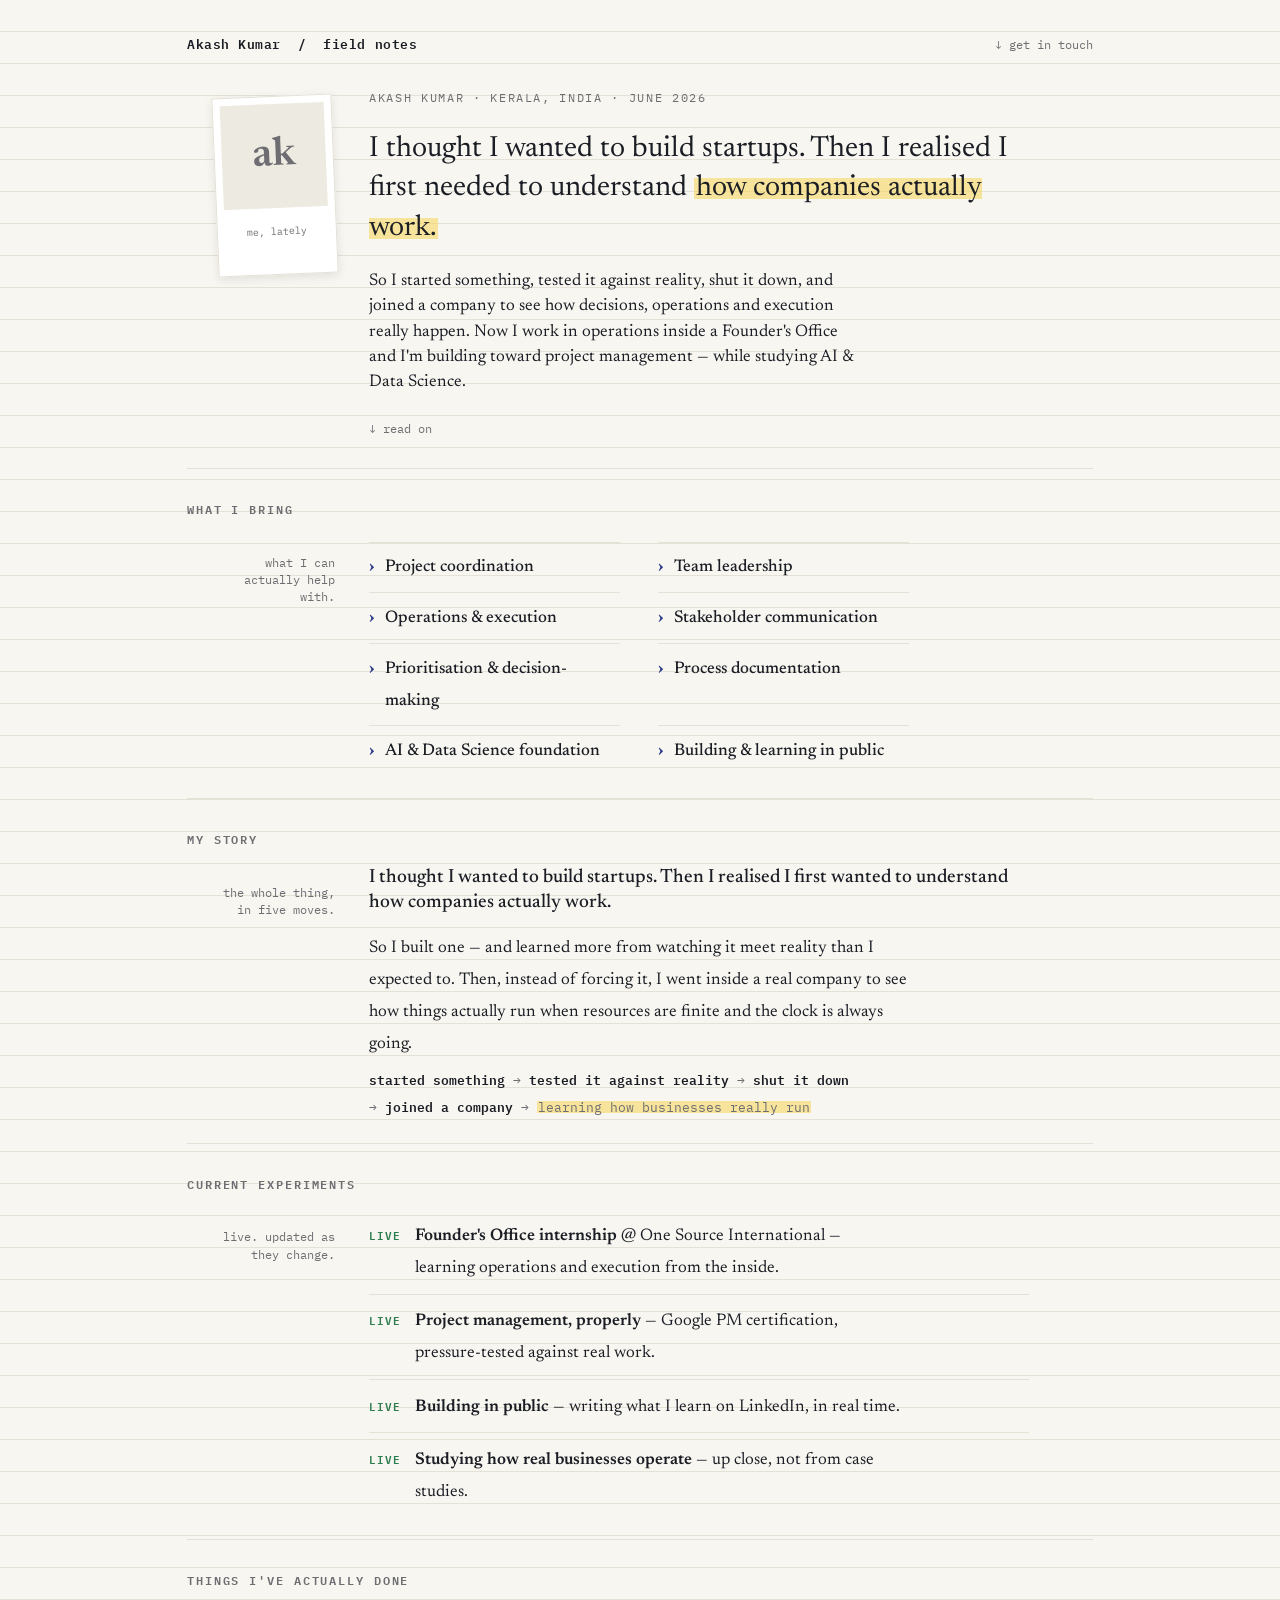
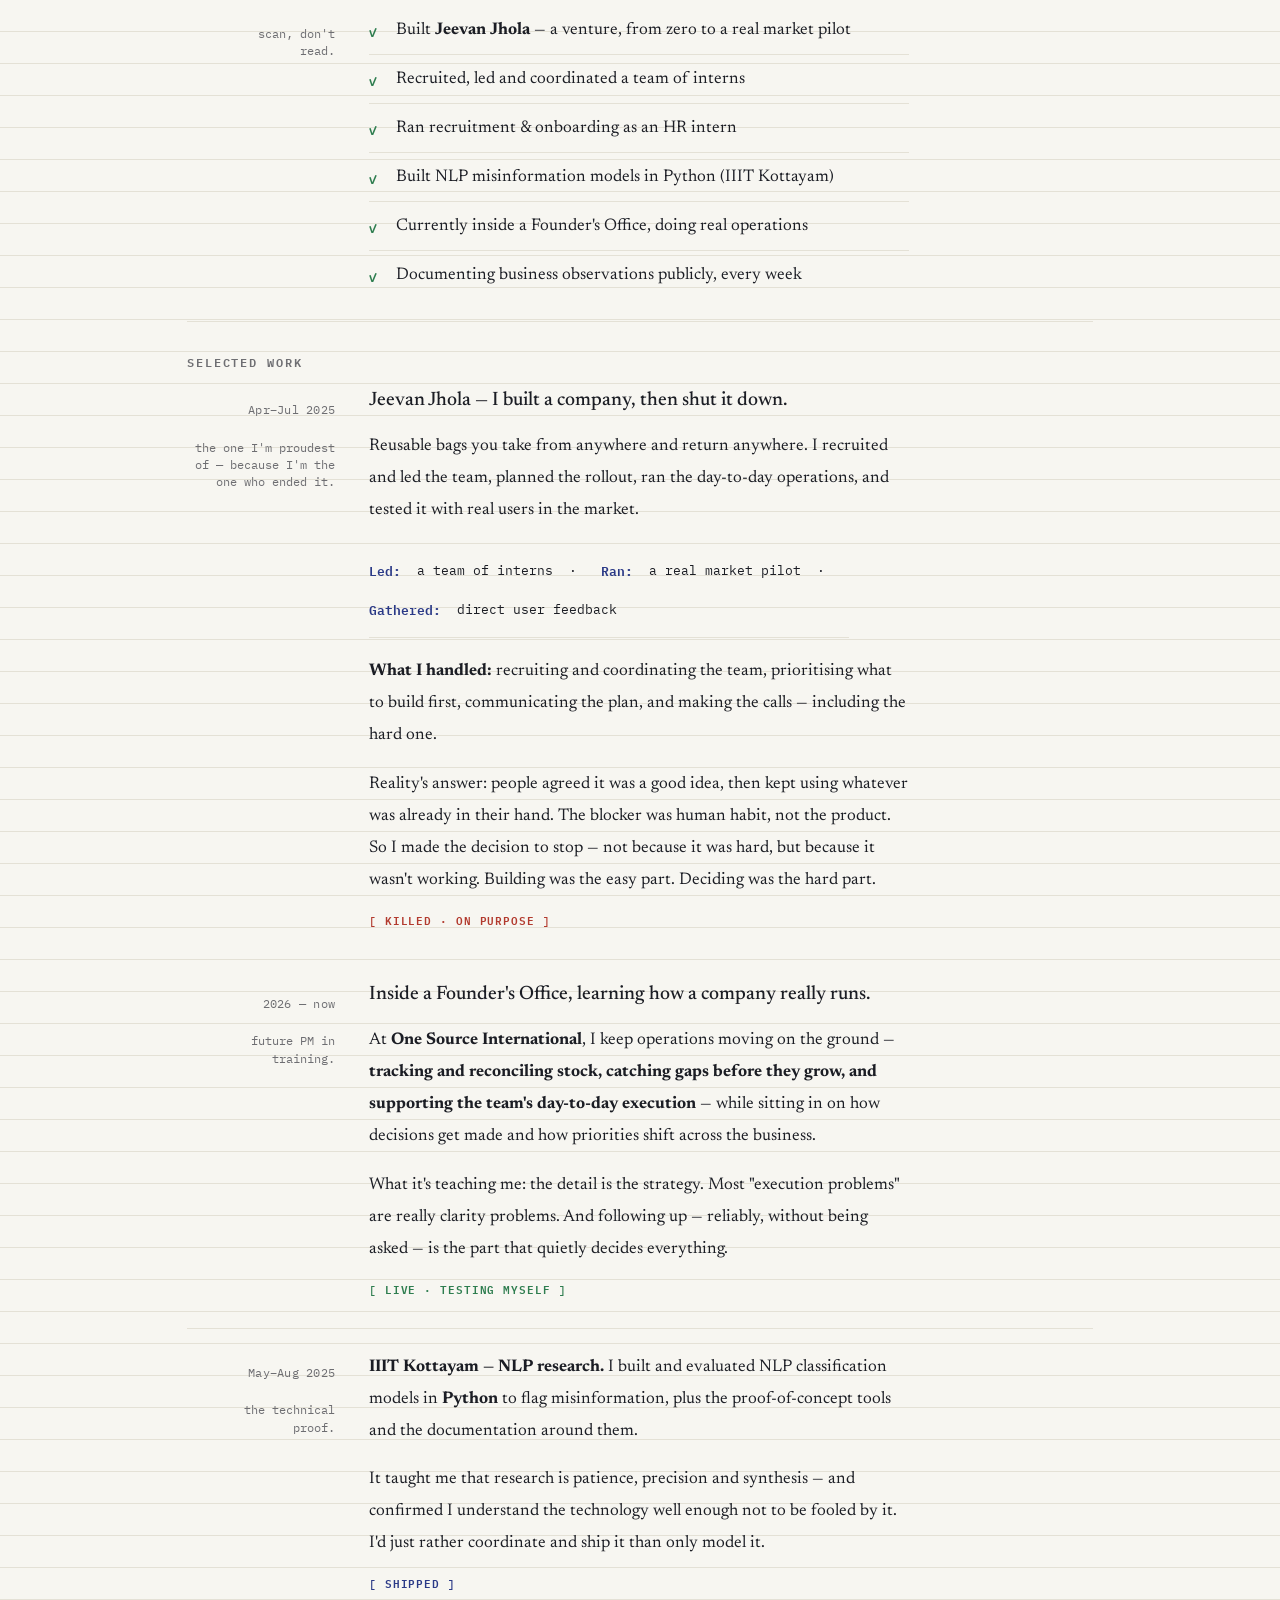
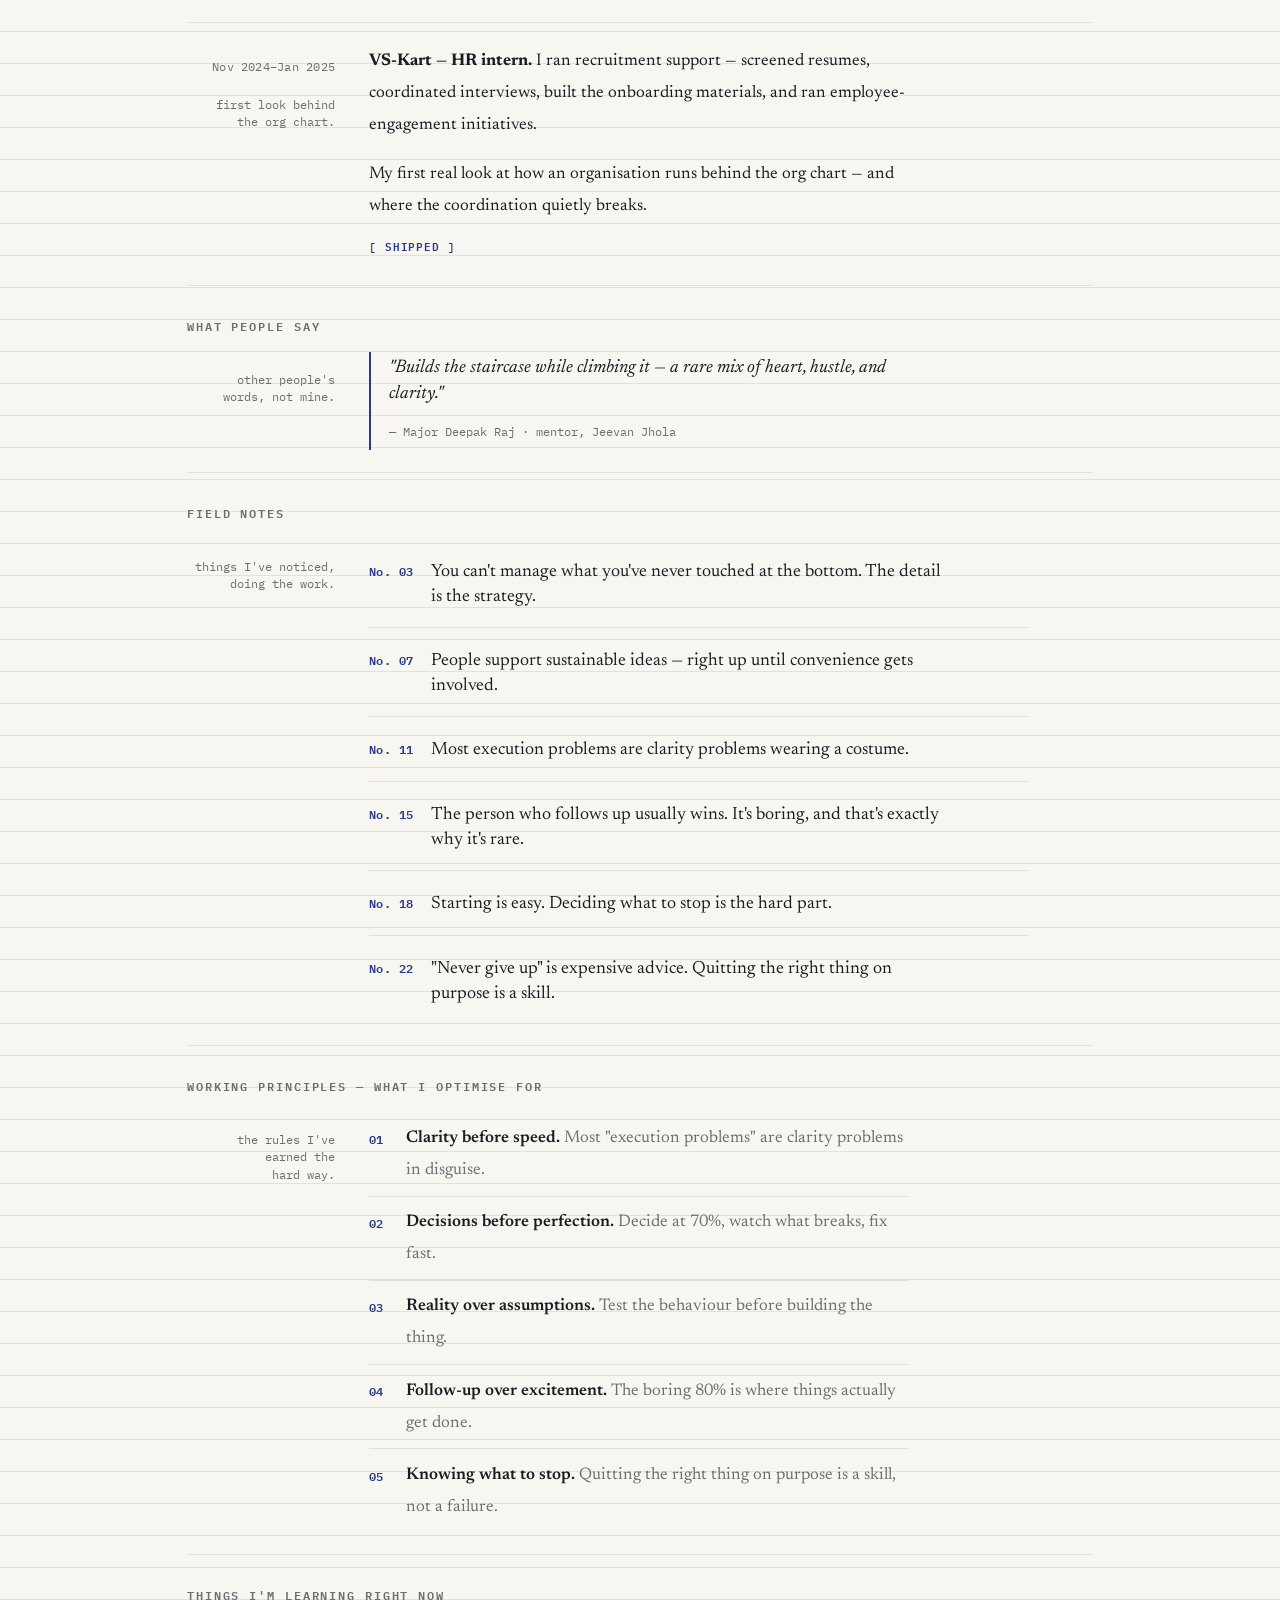
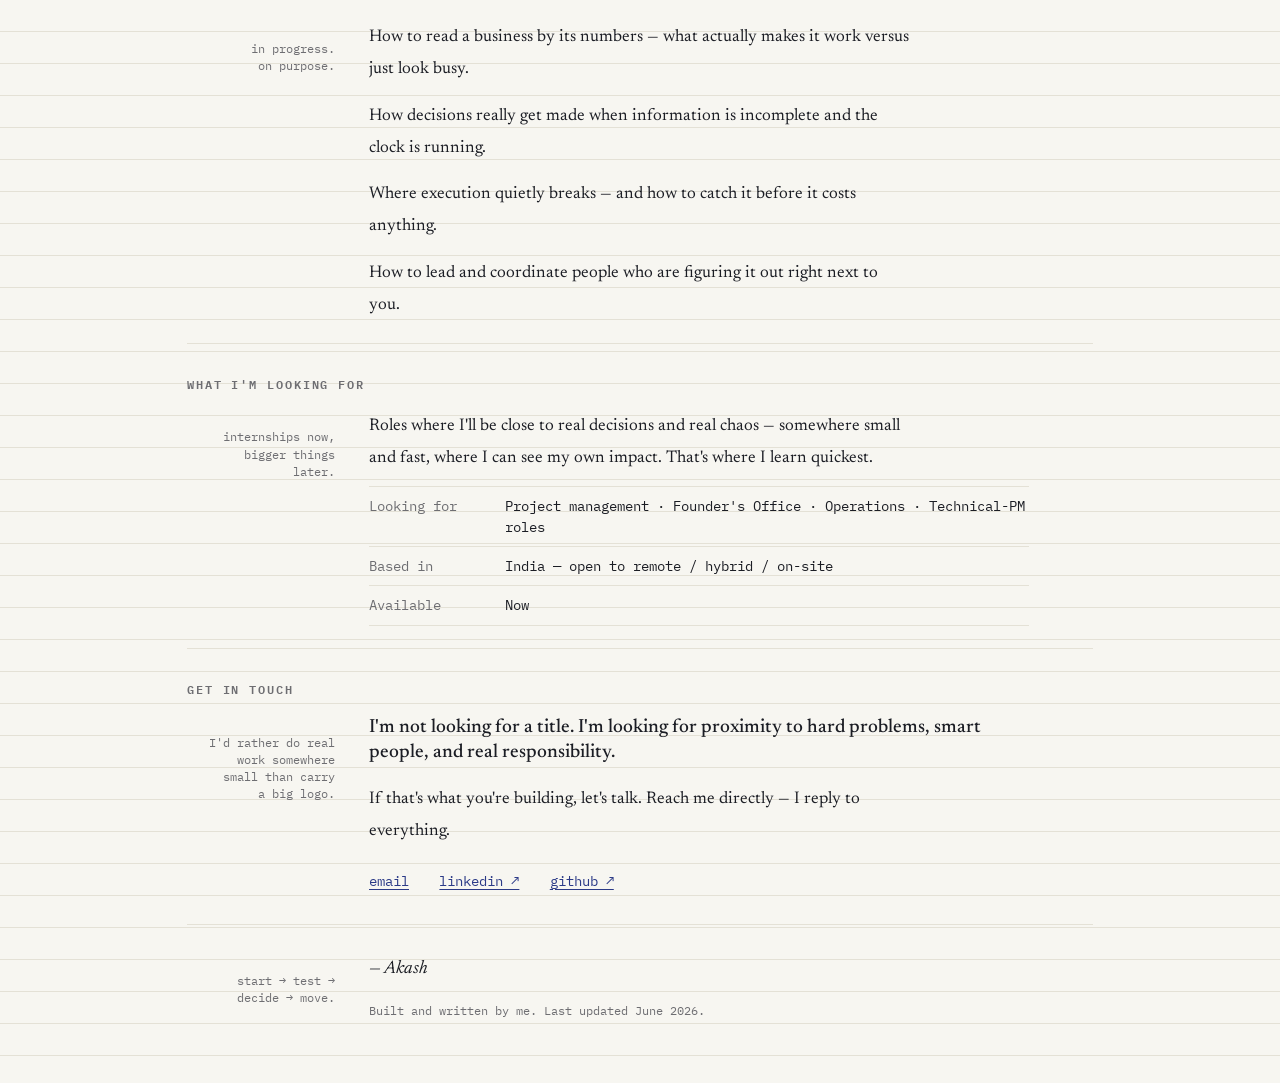
<file: reference.html>
<!DOCTYPE html>
<html lang="en">
<head>
<meta charset="UTF-8" />
<meta name="viewport" content="width=device-width, initial-scale=1.0" />

<title>Akash Kumar — Field Notes</title>
<meta name="description" content="Akash Kumar — I thought I'd build startups, then realised I first needed to understand how companies actually work. Now learning project management and operations from inside a Founder's Office while studying AI & Data Science. Ex-founder (Jeevan Jhola)." />
<meta name="author" content="Akash Kumar" />
<link rel="canonical" href="https://www.akashkumar.example/" />
<meta property="og:type" content="website" />
<meta property="og:title" content="Akash Kumar — Field Notes" />
<meta property="og:description" content="I started a company, tested it against reality, shut it down, and joined a Founder's Office to learn how decisions, operations and execution really happen." />
<meta property="og:url" content="https://www.akashkumar.example/" />
<meta property="og:image" content="https://www.akashkumar.example/og-image.png" />
<meta name="twitter:card" content="summary_large_image" />
<meta name="twitter:image" content="https://www.akashkumar.example/og-image.png" />
<link rel="icon" href="favicon.svg" type="image/svg+xml" />
<script type="application/ld+json">
{
  "@context":"https://schema.org","@type":"Person","name":"Akash Kumar",
  "url":"https://www.akashkumar.example/",
  "jobTitle":"Founder's Office Intern · Operations, Execution & Project Management",
  "description":"AI & Data Science undergrad learning project management, operations and execution by working on real problems. Ex-founder (Jeevan Jhola).",
  "address":{"@type":"PostalAddress","addressRegion":"Kerala","addressCountry":"India"},
  "alumniOf":"APJ Abdul Kalam Technological University",
  "knowsAbout":["Project Management","Operations","Execution","Stakeholder Coordination","Prioritization","Team Leadership","Python","NLP"],
  "sameAs":["https://www.linkedin.com/in/youfoundakash","https://github.com/hrakashchauhan"]
}
</script>

<link rel="preconnect" href="https://fonts.googleapis.com" />
<link rel="preconnect" href="https://fonts.gstatic.com" crossorigin />
<link href="https://fonts.googleapis.com/css2?family=Newsreader:ital,opsz,wght@0,6..72,400;0,6..72,500;0,6..72,600;1,6..72,400;1,6..72,500&family=IBM+Plex+Mono:wght@400;500;600&display=swap" rel="stylesheet" />

<style>
:root{
  --paper:#F7F6F1; --ink:#1B1D24; --ink-soft:#6E6E72; --rule:#E4E1D6;
  --pen:#2B3A87; --pen-press:#1C285F; --hl:rgba(247,212,84,.55);
  --red:#B23A2E; --green:#2E7D4F;
  --margin:148px; --read:660px;
}
*{box-sizing:border-box;margin:0;padding:0}
html{-webkit-text-size-adjust:100%}
@media (prefers-reduced-motion:no-preference){html{scroll-behavior:smooth}}
body{
  background:var(--paper);
  background-image:repeating-linear-gradient(to bottom,transparent 0,transparent 31px,var(--rule) 31px,var(--rule) 32px);
  background-attachment:local;
  color:var(--ink);
  font-family:"Newsreader",Georgia,serif;
  font-size:clamp(1.06rem,1.3vw,1.22rem);
  line-height:32px;
  -webkit-font-smoothing:antialiased;overflow-x:hidden;
}
::selection{background:var(--hl);color:var(--ink)}
a{color:var(--pen);text-decoration:underline;text-underline-offset:3px;text-decoration-thickness:1px}
a:hover{text-decoration-thickness:2px}
:focus-visible{outline:2.5px solid var(--pen);outline-offset:3px}
.mono{font-family:"IBM Plex Mono",monospace}
.skip{position:absolute;left:-9999px;background:var(--ink);color:var(--paper);padding:.5rem .9rem;z-index:50}
.skip:focus{left:8px;top:8px}
.wrap{max-width:calc(var(--margin) + var(--read) + 210px);margin:0 auto;padding:0 clamp(20px,5vw,56px)}

.top{display:flex;justify-content:space-between;align-items:baseline;gap:1rem;padding:28px 0 8px;flex-wrap:wrap}
.top__name{font-family:"IBM Plex Mono",monospace;font-size:.82rem;font-weight:600;letter-spacing:.04em}
.top a{font-family:"IBM Plex Mono",monospace;font-size:.78rem;color:var(--ink-soft);text-decoration:none}
.top a:hover{color:var(--pen);text-decoration:underline}

.entry{display:grid;grid-template-columns:var(--margin) minmax(0,var(--read));gap:10px 34px;padding:22px 0;align-items:start}
.entry + .entry{border-top:1px solid var(--rule)}
.margin{text-align:right;padding-top:6px}
.date{font-family:"IBM Plex Mono",monospace;font-size:.72rem;color:var(--ink-soft);letter-spacing:.02em;display:block}
.note{font-family:"IBM Plex Mono",monospace;font-size:.74rem;color:var(--ink-soft);line-height:1.45;display:block;margin-top:.8rem}
.note--quote{margin-top:1.2rem;color:var(--ink);border-top:1px solid var(--rule);padding-top:.8rem}
.note--quote span{display:block;color:var(--ink-soft);margin-top:.35rem;font-size:.68rem}

.body > * + *{margin-top:1.05rem}
.body p{max-width:60ch}
.label{grid-column:1 / -1;font-family:"IBM Plex Mono",monospace;font-size:.74rem;font-weight:600;letter-spacing:.16em;text-transform:uppercase;color:var(--ink-soft);padding-top:2px}

.lede{font-size:clamp(1.32rem,2.5vw,1.82rem);line-height:1.35;font-weight:400}
.lede .small{display:block;font-family:"IBM Plex Mono",monospace;font-size:.74rem;letter-spacing:.14em;text-transform:uppercase;color:var(--ink-soft);margin-bottom:1.5rem}
.lede .sub{font-size:1.06rem;line-height:1.5;max-width:54ch;margin-top:1.3rem}
.readon{font-family:"IBM Plex Mono",monospace;font-size:.78rem;color:var(--ink-soft);text-decoration:none;display:inline-block;margin-top:1.5rem}
.readon:hover{color:var(--pen)}

.hl{background-image:linear-gradient(180deg,transparent 14%,var(--hl) 14%,var(--hl) 86%,transparent 86%);background-repeat:no-repeat;background-position:0 0;background-size:100% 100%;padding:0 .08em}
@media (prefers-reduced-motion:no-preference){
  .hl{background-size:0% 100%;transition:background-size .7s cubic-bezier(.2,.7,.3,1) .15s}
  .in .hl,.lede .hl{background-size:100% 100%}
}

/* taped-in photo */
.photo{background:#fff;padding:7px 7px 26px;border:1px solid var(--rule);box-shadow:0 3px 10px rgba(0,0,0,.09);transform:rotate(-2.4deg);width:120px;margin-left:auto}
.photo img{display:block;width:100%;aspect-ratio:1/1;object-fit:cover;background:#E9E7DF}
.photo .ph{display:flex;align-items:center;justify-content:center;aspect-ratio:1/1;background:#ECEAE1;color:var(--ink-soft);font-family:"IBM Plex Mono",monospace;font-size:.58rem;text-align:center;padding:8px;line-height:1.5}
.photo figcaption{font-family:"IBM Plex Mono",monospace;font-size:.62rem;color:var(--ink-soft);text-align:center;padding-top:8px}

/* story arc line */
.arc{font-family:"IBM Plex Mono",monospace;font-size:.84rem;color:var(--ink-soft);line-height:2;margin-top:.4rem}
.arc b{color:var(--ink);font-weight:600}

/* generic notebook lists */
.list{list-style:none}
.list li{padding:.6rem 0;border-top:1px solid var(--rule);display:grid;grid-template-columns:auto 1fr;gap:.9rem;align-items:baseline}
.list li:first-child{border-top:none}
.list .k{font-family:"IBM Plex Mono",monospace;font-size:.66rem;font-weight:600;letter-spacing:.08em;text-transform:uppercase;color:var(--green);white-space:nowrap}
.list .v{max-width:54ch}
.list .v b{font-weight:600}
.list .v span{color:var(--ink-soft)}

/* What I bring — scannable capability grid */
.brings{list-style:none;display:grid;grid-template-columns:1fr 1fr;gap:0 2.4rem;margin-top:.4rem;max-width:60ch}
.brings li{padding:.55rem 0;border-top:1px solid var(--rule);font-weight:500;display:flex;gap:.7rem;align-items:baseline}
.brings li::before{content:"›";color:var(--pen);font-weight:700}

/* Things I've actually done — checkable scan list */
.did{list-style:none;max-width:60ch}
.did li{padding:.5rem 0 .5rem 1.7rem;border-top:1px solid var(--rule);position:relative}
.did li:first-child{border-top:none}
.did li::before{content:"\2713";position:absolute;left:0;top:.6rem;color:var(--green);font-family:"IBM Plex Mono",monospace;font-weight:600;font-size:.8rem}

/* Field notes — the signature */
.fnotes{display:flex;flex-direction:column}
.fnote{display:grid;grid-template-columns:auto 1fr;gap:1.1rem;padding:1rem 0;border-top:1px solid var(--rule);align-items:baseline}
.fnote:first-child{border-top:none}
.fnote .n{font-family:"IBM Plex Mono",monospace;font-size:.72rem;font-weight:600;color:var(--pen);white-space:nowrap;letter-spacing:.04em}
.fnote p{font-size:1.12rem;max-width:52ch;margin:0;line-height:1.42}

/* metric strip + honest fill slot */
.stats{font-family:"IBM Plex Mono",monospace;font-size:.8rem;color:var(--ink);display:flex;flex-wrap:wrap;gap:.4rem 1rem;border-top:1px solid var(--rule);border-bottom:1px solid var(--rule);padding:.7rem 0}
.stats b{color:var(--pen);font-weight:600}
.fill{color:var(--ink-soft);border-bottom:1px dotted var(--ink-soft);padding:0 .25rem}

/* working principles (numbered) */
.principles{list-style:none;counter-reset:p;max-width:60ch}
.principles li{counter-increment:p;position:relative;padding:.6rem 0 .6rem 2.3rem;border-top:1px solid var(--rule)}
.principles li:first-child{border-top:none}
.principles li::before{content:counter(p,decimal-leading-zero);position:absolute;left:0;top:.65rem;font-family:"IBM Plex Mono",monospace;font-size:.74rem;color:var(--pen);font-weight:600}
.principles b{font-weight:600}
.principles span{color:var(--ink-soft)}

.tag{font-family:"IBM Plex Mono",monospace;font-size:.7rem;font-weight:600;letter-spacing:.08em;text-transform:uppercase;display:inline-block;margin-top:.5rem}
.tag::before{content:"[ "}.tag::after{content:" ]"}
.tag-kill{color:var(--red)}.tag-live{color:var(--green)}.tag-ship{color:var(--pen)}

.qs{max-width:62ch}.qs p{margin-top:.9rem}.qs p:first-child{margin-top:0}

/* looking-for block */
.lf{font-family:"IBM Plex Mono",monospace;font-size:.86rem;line-height:1.5;margin-top:.8rem;border-top:1px solid var(--rule)}
.lf div{display:grid;grid-template-columns:120px 1fr;gap:1rem;padding:.55rem 0;border-bottom:1px solid var(--rule)}
.lf .k{color:var(--ink-soft)}
.lf .v{color:var(--ink)}

.reach .links{margin-top:1.1rem;line-height:2.2;font-family:"IBM Plex Mono",monospace;font-size:.9rem}
.reach .links a{display:inline-block;margin-right:1.4rem}

/* testimonials */
.say{border-left:2px solid var(--pen);padding:.15rem 0 .15rem 1.1rem;max-width:60ch}
.say + .say{margin-top:1.4rem}
.say p{font-size:1.15rem;font-style:italic;line-height:1.42}
.say cite{display:block;font-family:"IBM Plex Mono",monospace;font-size:.72rem;font-style:normal;color:var(--ink-soft);margin-top:.55rem}

.signoff{padding:28px 0 56px;border-top:1px solid var(--rule);margin-top:6px}
.signoff .grid{display:grid;grid-template-columns:var(--margin) minmax(0,var(--read));gap:34px}
.sig{font-style:italic;font-size:1.15rem}
.fineprint{font-family:"IBM Plex Mono",monospace;font-size:.72rem;color:var(--ink-soft);margin-top:.6rem}

.rv{opacity:0;transform:translateY(14px);transition:opacity .6s ease,transform .6s ease}
.rv.in{opacity:1;transform:none}
@media (prefers-reduced-motion:reduce){.rv{opacity:1;transform:none;transition:none}}

@media (max-width:780px){
  .entry,.signoff .grid{grid-template-columns:1fr;gap:12px}
  .margin{text-align:left;order:-1;padding-top:0;display:flex;flex-wrap:wrap;gap:.5rem 1.2rem;align-items:center}
  .note{margin-top:0}
  .note--quote{border-top:none;padding-top:0;margin-top:.4rem;width:100%}
  .photo{margin-left:0;transform:rotate(-1.6deg)}
  .brings{grid-template-columns:1fr}
  .lf div{grid-template-columns:104px 1fr;gap:.7rem}
}
</style>
</head>

<body>
<a class="skip" href="#open">Skip to content</a>
<div class="wrap">

  <header class="top">
    <span class="top__name mono">Akash Kumar &nbsp;/&nbsp; field notes</span>
    <a href="#reach">↓ get in touch</a>
  </header>

  <main>

    <!-- 1 · HERO -->
    <section class="entry" id="open">
      <div class="margin">
        <figure class="photo">
          <!-- Add your photo: save a candid shot (office / notebook in hand — NOT a studio headshot)
               next to this file as akash.jpg, then replace the div below with:
               <img src="akash.jpg" alt="Akash Kumar" /> -->
          <div class="ph"><span style="font-family:'Newsreader',serif;font-size:2.5rem;font-weight:600;color:var(--ink-soft);line-height:1">ak</span></div>
          <figcaption>me, lately</figcaption>
        </figure>
      </div>
      <div class="body lede">
        <span class="small">Akash Kumar · Kerala, India · June 2026</span>
        I thought I wanted to build startups. Then I realised I first needed to understand <span class="hl">how companies actually work.</span>
        <p class="sub">So I started something, tested it against reality, shut it down, and joined a company to see how decisions, operations and execution really happen. Now I work in operations inside a Founder's Office and I'm building toward project management — while studying AI &amp; Data Science.</p>
        <a class="readon" href="#bring">↓ read on</a>
      </div>
    </section>

    <!-- 2 · WHAT I BRING -->
    <section class="entry rv" id="bring">
      <span class="label">What I bring</span>
      <div class="margin"><span class="note">what I can<br>actually help<br>with.</span></div>
      <div class="body">
        <ul class="brings">
          <li>Project coordination</li>
          <li>Team leadership</li>
          <li>Operations &amp; execution</li>
          <li>Stakeholder communication</li>
          <li>Prioritisation &amp; decision-making</li>
          <li>Process documentation</li>
          <li>AI &amp; Data Science foundation</li>
          <li>Building &amp; learning in public</li>
        </ul>
      </div>
    </section>

    <!-- 3 · MY STORY -->
    <section class="entry rv" id="story">
      <span class="label">My story</span>
      <div class="margin"><span class="note">the whole thing,<br>in five moves.</span></div>
      <div class="body">
        <p style="font-size:1.2rem;font-weight:500;line-height:1.32">I thought I wanted to build startups. Then I realised I first wanted to understand how companies actually work.</p>
        <p>So I built one — and learned more from watching it meet reality than I expected to. Then, instead of forcing it, I went inside a real company to see how things actually run when resources are finite and the clock is always going.</p>
        <p class="arc"><b>started something</b> → <b>tested it against reality</b> → <b>shut it down</b> → <b>joined a company</b> → <span class="hl">learning how businesses really run</span></p>
      </div>
    </section>

    <!-- 4 · CURRENT EXPERIMENTS -->
    <section class="entry rv" id="now">
      <span class="label">Current experiments</span>
      <div class="margin"><span class="note">live. updated as<br>they change.</span></div>
      <div class="body">
        <ul class="list">
          <li><span class="k">Live</span><span class="v"><b>Founder's Office internship</b> @ One Source International — learning operations and execution from the inside.</span></li>
          <li><span class="k">Live</span><span class="v"><b>Project management, properly</b> — Google PM certification, pressure-tested against real work.</span></li>
          <li><span class="k">Live</span><span class="v"><b>Building in public</b> — writing what I learn on LinkedIn, in real time.</span></li>
          <li><span class="k">Live</span><span class="v"><b>Studying how real businesses operate</b> — up close, not from case studies.</span></li>
        </ul>
      </div>
    </section>

    <!-- 5 · THINGS I'VE ACTUALLY DONE -->
    <section class="entry rv" id="done">
      <span class="label">Things I've actually done</span>
      <div class="margin"><span class="note">scan, don't<br>read.</span></div>
      <div class="body">
        <ul class="did">
          <li>Built <b>Jeevan Jhola</b> — a venture, from zero to a real market pilot</li>
          <li>Recruited, led and coordinated a team of interns</li>
          <li>Ran recruitment &amp; onboarding as an HR intern</li>
          <li>Built NLP misinformation models in Python (IIIT Kottayam)</li>
          <li>Currently inside a Founder's Office, doing real operations</li>
          <li>Documenting business observations publicly, every week</li>
        </ul>
      </div>
    </section>

    <!-- 6 · SELECTED WORK -->
    <section class="entry rv" id="work">
      <span class="label">Selected work</span>
      <div class="margin">
        <span class="date">Apr–Jul 2025</span>
        <span class="note">the one I'm proudest<br>of — because I'm the<br>one who ended it.</span>
      </div>
      <div class="body">
        <p style="font-size:1.22rem;font-weight:500;line-height:1.3">Jeevan Jhola — I built a company, then shut it down.</p>
        <p>Reusable bags you take from anywhere and return anywhere. I recruited and led the team, planned the rollout, ran the day-to-day operations, and tested it with real users in the market.</p>
        <p class="stats"><b>Led:</b> a team of interns &nbsp;·&nbsp; <b>Ran:</b> a real market pilot &nbsp;·&nbsp; <b>Gathered:</b> direct user feedback</p>
        <!-- OPTIONAL UPGRADE — when you have the real figures, swap the line above for something like:
             <b>Led:</b> 6 interns · <b>User interactions:</b> 20+ · <b>Pilot:</b> 8 weeks
             Real numbers add credibility. Only ever put true ones here. -->

        <p><b>What I handled:</b> recruiting and coordinating the team, prioritising what to build first, communicating the plan, and making the calls — including the hard one.</p>
        <p>Reality's answer: people agreed it was a good idea, then kept using whatever was already in their hand. The blocker was human habit, not the product. So I made the decision to stop — not because it was hard, but because it wasn't working. Building was the easy part. Deciding was the hard part.</p>
        <span class="tag tag-kill">Killed · on purpose</span>
      </div>
    </section>

    <section class="entry rv">
      <div class="margin"><span class="date">2026 — now</span><span class="note">future PM in<br>training.</span></div>
      <div class="body">
        <p style="font-size:1.22rem;font-weight:500;line-height:1.3">Inside a Founder's Office, learning how a company really runs.</p>
        <p>At <b>One Source International</b>, I keep operations moving on the ground — <b>tracking and reconciling stock, catching gaps before they grow, and supporting the team's day-to-day execution</b> — while sitting in on how decisions get made and how priorities shift across the business.</p>
        <!-- ADD YOUR REAL ONE SOURCE WINS HERE (only what's true): e.g. exhibition operations you ran, vendor coordination, marketing assets you made, databases you built, workflows you improved, sales you supported. Use active verbs + any numbers/outcomes. -->

        <p>What it's teaching me: the detail is the strategy. Most "execution problems" are really clarity problems. And following up — reliably, without being asked — is the part that quietly decides everything.</p>
        <span class="tag tag-live">Live · testing myself</span>
      </div>
    </section>

    <section class="entry rv">
      <div class="margin"><span class="date">May–Aug 2025</span><span class="note">the technical<br>proof.</span></div>
      <div class="body">
        <p><b>IIIT Kottayam — NLP research.</b> I built and evaluated NLP classification models in <b>Python</b> to flag misinformation, plus the proof-of-concept tools and the documentation around them.</p>
        <p>It taught me that research is patience, precision and synthesis — and confirmed I understand the technology well enough not to be fooled by it. I'd just rather coordinate and ship it than only model it.</p>
        <span class="tag tag-ship">Shipped</span>
      </div>
    </section>

    <section class="entry rv">
      <div class="margin"><span class="date">Nov 2024–Jan 2025</span><span class="note">first look behind<br>the org chart.</span></div>
      <div class="body">
        <p><b>VS-Kart — HR intern.</b> I ran recruitment support — screened resumes, coordinated interviews, built the onboarding materials, and ran employee-engagement initiatives.</p>
        <p>My first real look at how an organisation runs behind the org chart — and where the coordination quietly breaks.</p>
        <span class="tag tag-ship">Shipped</span>
      </div>
    </section>

    <!-- 6b · WHAT PEOPLE SAY -->
    <section class="entry rv" id="says">
      <span class="label">What people say</span>
      <div class="margin"><span class="note">other people's<br>words, not mine.</span></div>
      <div class="body">
        <blockquote class="say">
          <p>"Builds the staircase while climbing it — a rare mix of heart, hustle, and clarity."</p>
          <cite>— Major Deepak Raj · mentor, Jeevan Jhola</cite>
        </blockquote>
        <!-- ADD 2–4 MORE REAL testimonials here (you mentioned a recommendation from Sudhanshu Shukla at VS-Kart — paste his actual words). Copy this block per quote:
        <blockquote class="say"><p>"their exact words"</p><cite>— Name · role / company</cite></blockquote>
        Only ever use genuine quotes. -->
      </div>
    </section>

    <!-- 7 · FIELD NOTES -->
    <section class="entry rv" id="notes">
      <span class="label">Field notes</span>
      <div class="margin"><span class="note">things I've noticed,<br>doing the work.</span></div>
      <div class="body">
        <div class="fnotes">
          <div class="fnote"><span class="n">No. 03</span><p>You can't manage what you've never touched at the bottom. The detail is the strategy.</p></div>
          <div class="fnote"><span class="n">No. 07</span><p>People support sustainable ideas — right up until convenience gets involved.</p></div>
          <div class="fnote"><span class="n">No. 11</span><p>Most execution problems are clarity problems wearing a costume.</p></div>
          <div class="fnote"><span class="n">No. 15</span><p>The person who follows up usually wins. It's boring, and that's exactly why it's rare.</p></div>
          <div class="fnote"><span class="n">No. 18</span><p>Starting is easy. Deciding what to stop is the hard part.</p></div>
          <div class="fnote"><span class="n">No. 22</span><p>"Never give up" is expensive advice. Quitting the right thing on purpose is a skill.</p></div>
        </div>
      </div>
    </section>

    <!-- 8 · WORKING PRINCIPLES -->
    <section class="entry rv" id="principles">
      <span class="label">Working principles — what I optimise for</span>
      <div class="margin"><span class="note">the rules I've<br>earned the<br>hard way.</span></div>
      <div class="body">
        <ol class="principles">
          <li><b>Clarity before speed.</b> <span>Most "execution problems" are clarity problems in disguise.</span></li>
          <li><b>Decisions before perfection.</b> <span>Decide at 70%, watch what breaks, fix fast.</span></li>
          <li><b>Reality over assumptions.</b> <span>Test the behaviour before building the thing.</span></li>
          <li><b>Follow-up over excitement.</b> <span>The boring 80% is where things actually get done.</span></li>
          <li><b>Knowing what to stop.</b> <span>Quitting the right thing on purpose is a skill, not a failure.</span></li>
        </ol>
      </div>
    </section>

    <!-- 9 · THINGS I'M LEARNING -->
    <section class="entry rv" id="learning">
      <span class="label">Things I'm learning right now</span>
      <div class="margin"><span class="note">in progress.<br>on purpose.</span></div>
      <div class="body qs">
        <p>How to read a business by its numbers — what actually makes it work versus just look busy.</p>
        <p>How decisions really get made when information is incomplete and the clock is running.</p>
        <p>Where execution quietly breaks — and how to catch it before it costs anything.</p>
        <p>How to lead and coordinate people who are figuring it out right next to you.</p>
      </div>
    </section>

    <!-- 10 · WHAT I'M LOOKING FOR -->
    <section class="entry rv" id="lf">
      <span class="label">What I'm looking for</span>
      <div class="margin"><span class="note">internships now,<br>bigger things<br>later.</span></div>
      <div class="body">
        <p>Roles where I'll be close to real decisions and real chaos — somewhere small and fast, where I can see my own impact. That's where I learn quickest.</p>
        <div class="lf">
          <div><span class="k">Looking for</span><span class="v">Project management · Founder's Office · Operations · Technical-PM roles</span></div>
          <div><span class="k">Based in</span><span class="v">India — open to remote / hybrid / on-site</span></div>
          <div><span class="k">Available</span><span class="v">Now</span></div>
        </div>
      </div>
    </section>

    <!-- 11 · CONTACT -->
    <section class="entry rv reach" id="reach">
      <span class="label">Get in touch</span>
      <div class="margin"><span class="note">I'd rather do real<br>work somewhere<br>small than carry<br>a big logo.</span></div>
      <div class="body">
        <p style="font-size:1.2rem;font-weight:500;line-height:1.34">I'm not looking for a title. I'm looking for proximity to hard problems, smart people, and real responsibility.</p>
        <p>If that's what you're building, let's talk. Reach me directly — I reply to everything.</p>
        <div class="links">
          <a href="mailto:hrakashchauhan@gmail.com">email</a>
          <a href="https://www.linkedin.com/in/youfoundakash" target="_blank" rel="noopener">linkedin ↗</a>
          <a href="https://github.com/hrakashchauhan" target="_blank" rel="noopener">github ↗</a>
        </div>
      </div>
    </section>

  </main>

  <footer class="signoff">
    <div class="grid">
      <div class="margin"><span class="note">start → test →<br>decide → move.</span></div>
      <div>
        <p class="sig">— Akash</p>
        <p class="fineprint">Built and written by me. Last updated June 2026.</p>
      </div>
    </div>
  </footer>

</div>

<script>
(function(){
  var els = document.querySelectorAll('.rv');
  if(!('IntersectionObserver' in window) || window.matchMedia('(prefers-reduced-motion: reduce)').matches){
    els.forEach(function(e){e.classList.add('in');}); return;
  }
  var io = new IntersectionObserver(function(entries){
    entries.forEach(function(en){ if(en.isIntersecting){ en.target.classList.add('in'); io.unobserve(en.target); } });
  }, {threshold:0.16, rootMargin:'0px 0px -8% 0px'});
  els.forEach(function(e){io.observe(e);});
})();
</script>
</body>
</html>
</file>
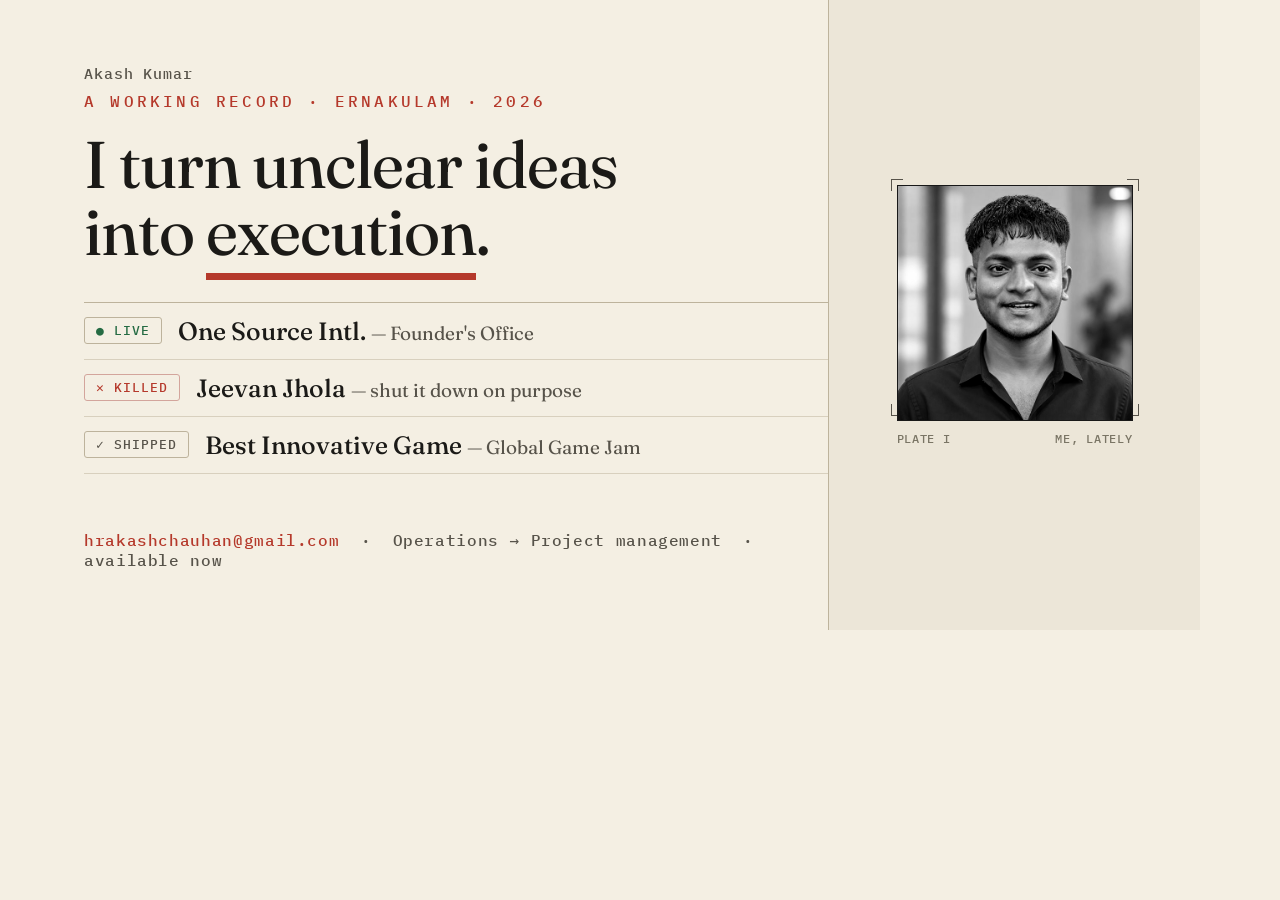
<file: scripts/asset-src/og.html>
<!doctype html>
<html lang="en">
<head>
<meta charset="utf-8">
<link rel="stylesheet" href="../../assets/fonts/fonts.css">
<style>
  :root{
    --paper:#F4EFE3; --paper-2:#ECE6D8; --ink:#1B1A17; --ink-2:#57534A; --ink-3:#7A7565;
    --rule:#D8D0BE; --rule-strong:#BDB39C; --red:#B5392B; --live:#256B43;
    --serif:'Fraunces',Georgia,serif; --mono:'IBM Plex Mono',monospace;
  }
  *{margin:0;padding:0;box-sizing:border-box}
  html,body{width:1200px;height:630px;overflow:hidden}
  body{background:var(--paper);color:var(--ink);font-family:var(--serif);
       font-optical-sizing:auto;display:grid;grid-template-columns:1fr 372px}
  .main{padding:64px 0 60px 84px;display:flex;flex-direction:column}
  .kick{font-family:var(--mono);font-size:16px;font-weight:500;letter-spacing:.2em;
        text-transform:uppercase;color:var(--red);margin-bottom:20px}
  .brand{font-family:var(--mono);font-size:15px;font-weight:500;letter-spacing:.06em;color:var(--ink-2);margin-bottom:8px}
  h1{font-size:66px;font-weight:430;line-height:1.02;letter-spacing:-.015em;max-width:13ch}
  h1 .exec{position:relative;white-space:nowrap;border-bottom:7px solid var(--red);padding-bottom:1px}
  .ledger{margin-top:36px;border-top:1px solid var(--rule-strong)}
  .row{display:flex;align-items:center;gap:16px;padding:13px 0;border-bottom:1px solid var(--rule)}
  .tag{font-family:var(--mono);font-size:13px;font-weight:500;letter-spacing:.08em;text-transform:uppercase;
       padding:4px 11px;border-radius:3px;border:1px solid var(--rule-strong);white-space:nowrap}
  .tag.live{color:var(--live)} .tag.killed{color:var(--red);border-color:#d3a59c} .tag.shipped{color:var(--ink-2)}
  .row .t{font-size:25px;font-weight:480}
  .row .t span{font-family:var(--serif);color:var(--ink-2);font-weight:400;font-size:19px}
  .foot{font-family:var(--mono);font-size:16px;color:var(--ink-2);margin-top:auto;letter-spacing:.04em}
  .foot b{color:var(--red);font-weight:500}
  .side{position:relative;border-left:1px solid var(--rule-strong);display:flex;flex-direction:column;
        align-items:center;justify-content:center;background:var(--paper-2)}
  .photo{position:relative}
  .photo img{display:block;width:236px;height:236px;object-fit:cover;filter:grayscale(1) contrast(1.02);border:1px solid var(--ink)}
  .cap{display:flex;justify-content:space-between;width:236px;font-family:var(--mono);font-size:12px;
       letter-spacing:.06em;text-transform:uppercase;color:var(--ink-3);padding-top:10px}
  .tick{position:absolute;width:12px;height:12px;border:0 solid var(--ink-2)}
  .t-tl{top:-6px;left:-6px;border-top-width:1px;border-left-width:1px}
  .t-tr{top:-6px;right:-6px;border-top-width:1px;border-right-width:1px}
  .t-bl{bottom:30px;left:-6px;border-bottom-width:1px;border-left-width:1px}
  .t-br{bottom:30px;right:-6px;border-bottom-width:1px;border-right-width:1px}
</style>
</head>
<body>
  <div class="main">
    <div class="brand">Akash Kumar</div>
    <div class="kick">A working record · Ernakulam · 2026</div>
    <h1>I turn unclear ideas into <span class="exec">execution</span>.</h1>
    <div class="ledger">
      <div class="row"><span class="tag live">● Live</span><span class="t">One Source Intl. <span>— Founder's Office</span></span></div>
      <div class="row"><span class="tag killed">✕ Killed</span><span class="t">Jeevan Jhola <span>— shut it down on purpose</span></span></div>
      <div class="row"><span class="tag shipped">✓ Shipped</span><span class="t">Best Innovative Game <span>— Global Game Jam</span></span></div>
    </div>
    <div class="foot"><b>hrakashchauhan@gmail.com</b> &nbsp;·&nbsp; Operations → Project management &nbsp;·&nbsp; available now</div>
  </div>
  <div class="side">
    <figure class="photo">
      <span class="tick t-tl"></span><span class="tick t-tr"></span><span class="tick t-bl"></span><span class="tick t-br"></span>
      <img src="../../assets/akash.jpg" alt="">
      <figcaption class="cap"><span>Plate I</span><span>me, lately</span></figcaption>
    </figure>
  </div>
</body>
</html>
</file>
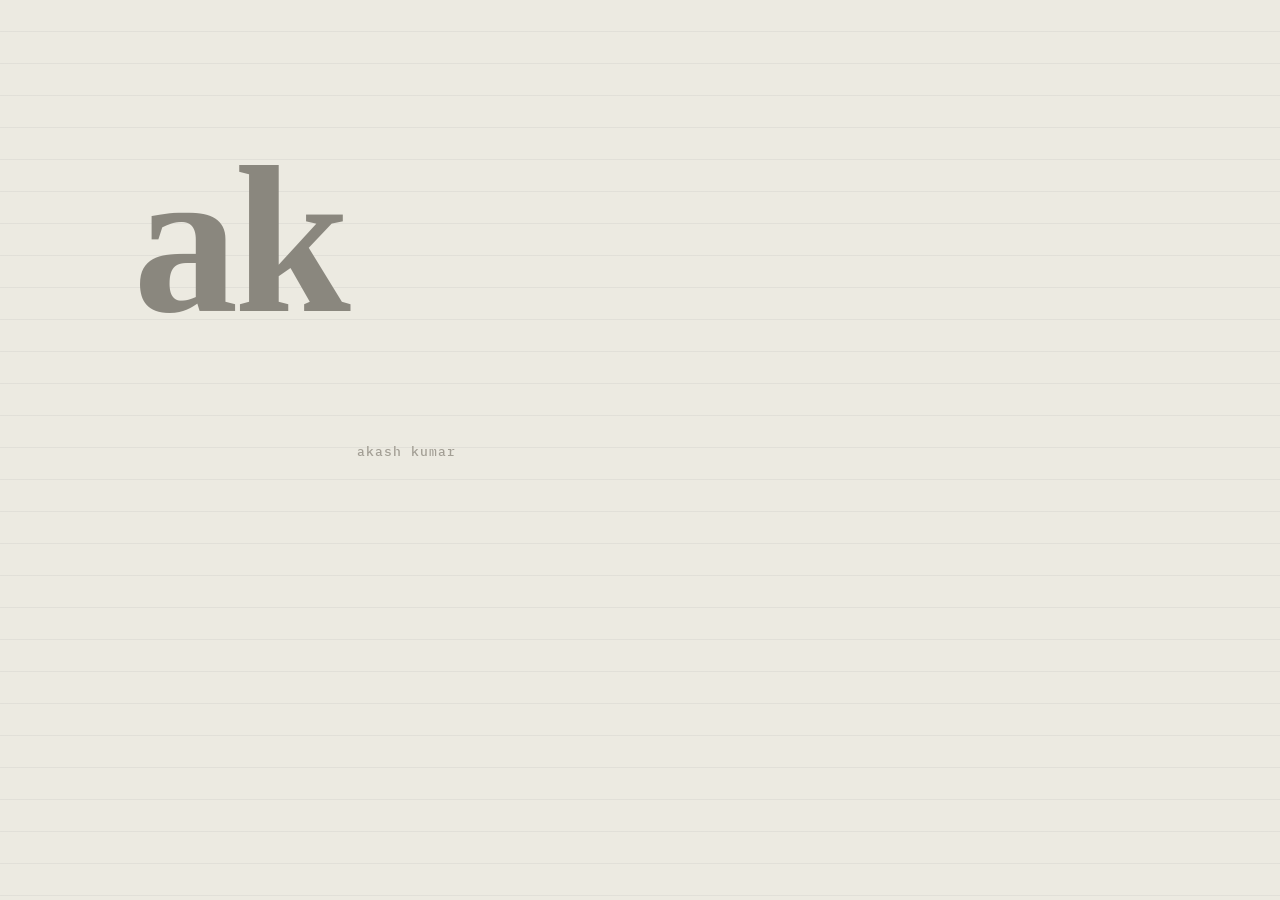
<file: scripts/asset-src/photo.html>
<!doctype html>
<html lang="en">
<head>
<meta charset="utf-8">
<link rel="stylesheet" href="../../assets/fonts/fonts.css">
<style>
  *{margin:0;padding:0;box-sizing:border-box}
  html,body{width:480px;height:480px;overflow:hidden}
  body{
    background:#ECEAE1;
    background-image:repeating-linear-gradient(to bottom,transparent 0,transparent 31px,rgba(27,29,36,.05) 31px,rgba(27,29,36,.05) 32px);
    display:flex;align-items:center;justify-content:center;position:relative;
    font-family:"Newsreader",Georgia,serif;
  }
  .ak{font-size:210px;font-weight:600;color:#8A877E;line-height:1;letter-spacing:-.02em}
  .corner{position:absolute;bottom:20px;right:24px;font-family:"IBM Plex Mono",monospace;font-size:13px;color:#A39F95;letter-spacing:.08em}
</style>
</head>
<body>
  <div class="ak">ak</div>
  <div class="corner">akash kumar</div>
</body>
</html>
</file>
<file: assets/fonts/fonts.css>
/* Self-hosted fonts for THE RECORD. Generated by scripts/fetch-fonts.ps1 - do not hand-edit. */
@font-face {
  font-family: 'Fraunces';
  font-style: italic;
  font-weight: 300 900;
  font-display: swap;
  src: url('./fraunces-italic-var.woff2') format('woff2');
  unicode-range: U+0000-00FF, U+0131, U+0152-0153, U+02BB-02BC, U+02C6, U+02DA, U+02DC, U+0304, U+0308, U+0329, U+2000-206F, U+20AC, U+2122, U+2191, U+2193, U+2212, U+2215, U+FEFF, U+FFFD;
}
@font-face {
  font-family: 'Fraunces';
  font-style: normal;
  font-weight: 300 900;
  font-display: swap;
  src: url('./fraunces-var.woff2') format('woff2');
  unicode-range: U+0000-00FF, U+0131, U+0152-0153, U+02BB-02BC, U+02C6, U+02DA, U+02DC, U+0304, U+0308, U+0329, U+2000-206F, U+20AC, U+2122, U+2191, U+2193, U+2212, U+2215, U+FEFF, U+FFFD;
}
@font-face {
  font-family: 'IBM Plex Mono';
  font-style: normal;
  font-weight: 500;
  font-display: swap;
  src: url('./ibm-plex-mono-500.woff2') format('woff2');
  unicode-range: U+0000-00FF, U+0131, U+0152-0153, U+02BB-02BC, U+02C6, U+02DA, U+02DC, U+0304, U+0308, U+0329, U+2000-206F, U+20AC, U+2122, U+2191, U+2193, U+2212, U+2215, U+FEFF, U+FFFD;
}
</file>
<file: styles/tokens.css>
/* ============================================================================
   THE RECORD — design tokens
   An editorial "operations record": warm archival paper, near-black warm ink,
   one editor's red. Light identity only. Every value below is deliberate.
   Contrast figures are WCAG 2.1 ratios against --paper (#F4EFE3) unless noted.
   ============================================================================ */

:root {
  color-scheme: light;

  /* — Paper (canvas) — warm, slightly aged; never pure white -------------- */
  --paper:       #F4EFE3;   /* the page                                       */
  --paper-2:     #ECE6D8;   /* raised panel: case file, gamejam, footer well  */
  --paper-edge:  #E6DECB;   /* deepest well: footer / colophon                */

  /* — Ink (text) ---------------------------------------------------------- */
  --ink:    #1B1A17;        /* primary    — 14.6:1  (AAA)                     */
  --ink-2:  #57534A;        /* secondary  —  6.6:1  (AA body, AAA large)      */
  --ink-3:  #6B675A;        /* meta/faint —  4.9:1  (AA small — roles, keys) */

  /* — Rules --------------------------------------------------------------- */
  --rule:        #D8D0BE;   /* hairline (decorative)                          */
  --rule-strong: #BDB39C;   /* section / masthead rules (decorative)          */

  /* — Editor's red (the one accent — used sparingly, always meaningful) ---- */
  --red:       #B5392B;     /* emphasis / large / UI — 5.3:1 (AA normal+large)*/
  --red-deep:  #8F2A1F;     /* small red text / hover — 7.4:1 (AAA small)     */
  --red-ink:   #FBF6EC;     /* text ON a red fill (near-paper sits on red)    */
  --wash:      rgba(181, 57, 43, .055);  /* killed-row + case-file tint       */
  --wash-2:    rgba(181, 57, 43, .12);   /* hover wash on rows                 */

  /* — Status (triple-encoded: glyph + label + colour) --------------------- */
  --live:    #256B43;       /* muted archival green — 4.9:1 (dot + ink label) */
  --shipped: var(--ink);    /* settled ink check                              */
  --killed:  var(--red);    /* the kill                                       */

  /* — Type families ------------------------------------------------------- */
  --serif: 'Fraunces', Georgia, 'Times New Roman', 'Times', serif;
  --mono:  'IBM Plex Mono', ui-monospace, 'SFMono-Regular', 'Cascadia Mono',
           'Consolas', 'Liberation Mono', monospace;

  /* — Type scale (1440 → 360 via clamp) ----------------------------------- */
  --t-hero:   clamp(2.4rem, 1.30rem + 5.0vw, 5.0rem);    /* opening statement */
  --t-h2:     clamp(1.8rem, 1.20rem + 2.8vw, 3.0rem);    /* section heads     */
  --t-entry:  clamp(1.5rem, 1.10rem + 1.9vw, 2.5rem);    /* ledger entry name */
  --t-h3:     clamp(1.25rem, 1.05rem + 0.9vw, 1.7rem);   /* sub-heads         */
  --t-lead:   clamp(1.15rem, 1.05rem + 0.5vw, 1.4rem);   /* lead paragraphs   */
  --t-body:   1.0625rem;                                  /* running text      */
  --t-quote:  clamp(1.6rem, 1.10rem + 2.3vw, 2.7rem);    /* pull-quote        */
  --t-mono:   0.78rem;                                    /* machinery         */
  --t-micro:  0.7rem;                                     /* tiniest meta      */
  --t-ghost:  clamp(4rem, 9vw, 9rem);                     /* big mono figures  */

  --lh-tight: 1.04;
  --lh-head:  1.1;
  --lh-body:  1.62;
  --measure:  68ch;         /* comfortable reading column                     */

  /* — Layout -------------------------------------------------------------- */
  --page:   1180px;                              /* max content width         */
  --pad:    clamp(20px, 5vw, 40px);              /* outer gutter              */
  --rail:   148px;                               /* left margin rail (≥1100)  */
  --gap:    clamp(28px, 4vw, 56px);
  --section-y: clamp(64px, 7vw, 112px);           /* vertical rhythm           */

  /* — Motion -------------------------------------------------------------- */
  --ease-out:   cubic-bezier(.16, 1, .3, 1);     /* reveals, rule draws       */
  --ease-inout: cubic-bezier(.65, 0, .35, 1);    /* underline draws, mark set */
  --d-hover:  200ms;
  --d-reveal: 700ms;
  --d-rule:   600ms;
  --d-count:  900ms;
  --stagger:  65ms;

  /* — Misc ---------------------------------------------------------------- */
  --shadow-plate: 0 1px 0 rgba(27, 26, 23, .04), 0 18px 40px -28px rgba(27, 26, 23, .35);
  --focus: 2px solid var(--red);
}

/* Editor's-red text selection — a deliberate, on-brand flourish. */
::selection      { background: var(--red); color: var(--paper); }
::-moz-selection { background: var(--red); color: var(--paper); }
</file>
<file: styles/main.css>
/* ============================================================================
   THE RECORD — main stylesheet
   An editorial operations record on warm paper. Order:
   1 reset/base · 2 utilities · 3 reveal engine · 4 masthead+rail · 5 hero
   6 sections/dividers · 7 ledger · 8 case · 9 gamejam · 10 arc/bring/principles
   11 quote/notes/foundations · 12 contact/buttons · 13 colophon · 14 toast
   15 reduced-motion · 16 breakpoints · 17 print
   ============================================================================ */

/* 1 · RESET / BASE ---------------------------------------------------------- */
*, *::before, *::after { box-sizing: border-box; }
* { margin: 0; }
html { -webkit-text-size-adjust: 100%; scroll-behavior: smooth; }
@media (prefers-reduced-motion: reduce) { html { scroll-behavior: auto; } }

body {
  background: var(--paper);
  color: var(--ink);
  font-family: var(--serif);
  font-optical-sizing: auto;
  font-size: var(--t-body);
  line-height: var(--lh-body);
  font-weight: 400;
  -webkit-font-smoothing: antialiased;
  text-rendering: optimizeLegibility;
  overflow-x: hidden;
}

img { max-width: 100%; display: block; }
a { color: inherit; text-decoration: none; }
b, strong { font-weight: 600; }
::-webkit-scrollbar { width: 11px; height: 11px; }
::-webkit-scrollbar-track { background: var(--paper-2); }
::-webkit-scrollbar-thumb { background: var(--rule-strong); border: 3px solid var(--paper-2); border-radius: 8px; }
::-webkit-scrollbar-thumb:hover { background: var(--ink-3); }

/* anchor offset under sticky masthead */
:target { scroll-margin-top: 96px; }
section[id], main[id] { scroll-margin-top: 84px; }

/* 2 · UTILITIES ------------------------------------------------------------- */
.wrap { width: 100%; max-width: var(--page); margin-inline: auto; padding-inline: var(--pad); }

.mono {
  font-family: var(--mono);
  font-weight: 500;
  font-feature-settings: "tnum" 1, "lnum" 1;
}
.ar { font-style: normal; }

.skip {
  position: absolute; left: -9999px; top: 0; z-index: 100;
  background: var(--ink); color: var(--paper);
  padding: 10px 16px; font-family: var(--mono); font-size: .8rem;
}
.skip:focus { left: 8px; top: 8px; }

:where(a, button, [tabindex]):focus-visible {
  outline: var(--focus); outline-offset: 3px; border-radius: 1px;
}

/* status dots */
.dot { display: inline-block; width: .56em; height: .56em; border-radius: 50%; vertical-align: middle; position: relative; top: -.06em; }
.dot.live    { background: var(--live); }
.dot.shipped { background: var(--ink); }
.dot.killed  { background: var(--red); }

/* the one editorial highlight: a static red editor's-mark underline */
.hl {
  text-decoration: underline;
  text-decoration-color: var(--red);
  text-decoration-thickness: 2px;
  text-underline-offset: 3px;
  text-decoration-skip-ink: none;
}
.ac { color: var(--red); }

/* 3 · REVEAL ENGINE --------------------------------------------------------- */
html.js .reveal { opacity: 0; transform: translateY(12px); }
html.js .reveal.in {   /* must out-specify `html.js .reveal` or .in never wins */
  opacity: 1; transform: none;
  transition: opacity var(--d-reveal) var(--ease-out), transform var(--d-reveal) var(--ease-out);
  transition-delay: calc(var(--i, 0) * var(--stagger));
}
html.no-js .reveal, html.reveal-all .reveal { opacity: 1 !important; transform: none !important; }

/* 4 · MASTHEAD + RAIL ------------------------------------------------------- */
.progress { position: fixed; inset: 0 0 auto 0; height: 2px; z-index: 60; background: transparent; }
.progress-fill { display: block; height: 100%; background: var(--red); transform: scaleX(0); transform-origin: left; will-change: transform; }

.masthead {
  position: sticky; top: 0; z-index: 50;
  background: var(--paper);   /* fallback if color-mix unsupported */
  background: color-mix(in srgb, var(--paper) 88%, transparent);
  backdrop-filter: saturate(1.1) blur(8px);
  -webkit-backdrop-filter: saturate(1.1) blur(8px);
  border-bottom: 1px solid var(--rule-strong);
}
.masthead-bar { display: flex; align-items: baseline; justify-content: space-between; gap: 18px; padding-block: 14px; }
.brand {
  font-family: var(--serif); font-weight: 600; font-size: 1.18rem;
  letter-spacing: -.01em; line-height: 1;
}
.masthead-right { display: flex; align-items: baseline; gap: 18px; }
.dateline { font-size: .76rem; color: var(--ink-2); white-space: nowrap; }
.dateline .dot.live { animation: pulse 2.6s ease-in-out infinite; }
.head-link { font-size: .76rem; color: var(--ink); transition: color var(--d-hover); }
.head-link:hover { color: var(--red-deep); }

@keyframes pulse { 0%, 100% { opacity: 1; } 50% { opacity: .35; } }

.rail { display: none; }
@media (min-width: 1320px) {
  .rail {
    display: flex; flex-direction: column; justify-content: center; gap: 1rem;
    position: fixed; top: 0; height: 100vh; width: 46px; z-index: 40;
    left: calc((100vw - var(--page)) / 2 - 58px);
  }
  .rail a {
    font-size: .72rem; color: var(--ink-3); letter-spacing: .04em;
    position: relative; padding-left: 14px; transition: color var(--d-hover);
  }
  .rail a::before {
    content: ""; position: absolute; left: 0; top: 50%; transform: translateY(-50%);
    width: 6px; height: 1px; background: var(--rule-strong); transition: all var(--d-hover);
  }
  .rail a:hover { color: var(--ink); }
  .rail a.active { color: var(--red); }
  .rail a.active::before { width: 10px; height: 2px; background: var(--red); }
}

/* 5 · HERO ------------------------------------------------------------------ */
.hero { padding-top: clamp(40px, 7vw, 88px); padding-bottom: clamp(48px, 8vw, 104px); }
.hero-grid { display: grid; grid-template-columns: minmax(0, 1fr) auto; gap: var(--gap); align-items: start; }
.dateline-lead { font-size: .76rem; letter-spacing: .16em; text-transform: uppercase; color: var(--red); margin-bottom: 18px; }
.eyebrow { font-size: .8rem; letter-spacing: .12em; text-transform: uppercase; color: var(--ink-2); margin-bottom: 22px; }
.eyebrow .ar { color: var(--red); padding-inline: .2em; }

.hero-h {
  font-size: var(--t-hero); font-weight: 420; line-height: var(--lh-tight);
  letter-spacing: -.012em; max-width: 16ch; text-wrap: balance;
}
.exec { font-style: normal; position: relative; white-space: nowrap; }
.exec::after {
  content: ""; position: absolute; left: 0; right: 0; bottom: .04em; height: .085em;
  background: var(--red); transform: scaleX(0); transform-origin: left;
}
.hero-h.in .exec::after { transform: scaleX(1); transition: transform var(--d-rule) var(--ease-inout) .4s; }
html.no-js .exec::after, html.reveal-all .exec::after { transform: scaleX(1); }

.lead { font-size: var(--t-lead); line-height: 1.5; color: var(--ink); max-width: 44ch; margin-top: 26px; }
.strapline { margin-top: 30px; font-size: .82rem; letter-spacing: .1em; color: var(--ink-2); }
.strapline .ar { color: var(--red); padding-inline: .35em; }

.scroll-cue { margin-top: clamp(36px, 6vw, 64px); font-size: .74rem; letter-spacing: .16em; text-transform: uppercase; color: var(--ink-3); }
.scroll-cue .ar { color: var(--red); }

/* archival photo plate */
.plate { position: relative; width: clamp(160px, 22vw, 232px); }
.plate img { width: 100%; aspect-ratio: 1; object-fit: cover; filter: grayscale(1) contrast(1.02); transition: filter 400ms var(--ease-out); border: 1px solid var(--ink); }
.plate:hover img { filter: grayscale(0) contrast(1); }
.plate-tick { position: absolute; width: 9px; height: 9px; border: 1px solid var(--ink-2); }
.plate-tick.t-tl { top: -4px; left: -4px; border-right: 0; border-bottom: 0; }
.plate-tick.t-tr { top: -4px; right: -4px; border-left: 0; border-bottom: 0; }
.plate-tick.t-bl { bottom: 22px; left: -4px; border-right: 0; border-top: 0; }
.plate-tick.t-br { bottom: 22px; right: -4px; border-left: 0; border-top: 0; }
.plate-cap { display: flex; justify-content: space-between; gap: 10px; margin-top: 8px; font-size: .68rem; letter-spacing: .04em; color: var(--ink-3); text-transform: uppercase; }

/* 6 · SECTIONS / DIVIDERS --------------------------------------------------- */
.section { padding-block: var(--section-y); }
.sec-top { display: flex; align-items: center; gap: 16px; margin-bottom: 20px; }
.sec-index { font-size: .8rem; letter-spacing: .12em; color: var(--red); }
.sec-rule { flex: 1; height: 2px; background: var(--rule-strong); transform: scaleX(0); transform-origin: left; }
.sec-top.in .sec-rule { transform: scaleX(1); transition: transform var(--d-rule) var(--ease-out) .1s; }
html.no-js .sec-rule, html.reveal-all .sec-rule { transform: scaleX(1); }

.sec-head { margin-bottom: clamp(28px, 4vw, 48px); }
.sec-head h2 { font-size: var(--t-h2); font-weight: 460; line-height: var(--lh-head); letter-spacing: -.012em; }
.sec-lead { margin-top: 12px; font-size: var(--t-lead); color: var(--ink-2); max-width: 46ch; }

/* 7 · LEDGER ---------------------------------------------------------------- */
.legend { display: flex; flex-wrap: wrap; gap: 18px 26px; font-size: .74rem; text-transform: uppercase; letter-spacing: .05em; color: var(--ink-2); margin-bottom: 8px; }
.legend span { display: inline-flex; align-items: center; gap: 8px; }

.ledger { border-top: 1px solid var(--rule-strong); }
.row {
  display: grid; grid-template-columns: 220px minmax(0, 1fr); gap: var(--gap);
  padding-block: clamp(22px, 3vw, 36px);
  border-bottom: 1px solid var(--rule);
  position: relative; transition: background var(--d-hover);
}
.row:hover { background: var(--wash); }
.killed-row { box-shadow: inset 3px 0 0 var(--red); }
.killed-row:hover { background: var(--wash-2); }

.row-side { display: flex; flex-direction: column; gap: 9px; align-items: flex-start; }
.row-no { font-size: 1.05rem; color: var(--ink-3); letter-spacing: .04em; transition: color var(--d-hover); }
.row:hover .row-no { color: var(--red); }
.tag {
  display: inline-flex; align-items: center; gap: 7px;
  font-size: .68rem; font-weight: 500; text-transform: uppercase; letter-spacing: .08em;
  padding: 3px 9px; border: 1px solid var(--rule-strong); border-radius: 2px;
}
.tag .g { font-size: .72em; line-height: 1; }
.tag.live    { color: var(--live); border-color: color-mix(in srgb, var(--live) 40%, var(--rule-strong)); }
.tag.shipped { color: var(--ink-2); }
.tag.killed  { color: var(--red); border-color: color-mix(in srgb, var(--red) 40%, var(--rule-strong)); }
.row-side .meta { font-size: .74rem; letter-spacing: .04em; text-transform: uppercase; color: var(--ink-2); }
.row-side .role { font-size: .76rem; color: var(--ink-3); line-height: 1.4; }

.row-main .entry { font-size: var(--t-entry); font-weight: 480; line-height: 1.06; letter-spacing: -.012em; }
.row-main .out { margin-top: 12px; color: var(--ink-2); max-width: 56ch; }
.ilink { color: var(--red-deep); text-decoration: underline; text-decoration-color: color-mix(in srgb, var(--red) 45%, transparent); text-underline-offset: 3px; text-decoration-thickness: 1.5px; transition: text-decoration-color var(--d-hover); white-space: nowrap; }
.ilink:hover { text-decoration-color: var(--red); }
.metric { margin-top: 12px; font-size: .8rem; color: var(--ink-2); }
.metric [data-count] { color: var(--ink); font-weight: 500; }
.row-note { margin-top: 14px; font-size: .76rem; color: var(--ink-2); padding-left: 16px; position: relative; }
.row-note::before { content: ""; position: absolute; left: 0; top: .5em; width: 8px; height: 2px; background: var(--red); }
.row-note b { color: var(--ink); font-weight: 500; }

.ledger-foot { margin-top: 26px; font-size: .78rem; text-transform: uppercase; letter-spacing: .06em; color: var(--ink-2); display: flex; flex-wrap: wrap; gap: 8px 22px; align-items: baseline; }
.ledger-foot .xref { text-transform: none; letter-spacing: 0; color: var(--ink-3); font-family: var(--serif); font-size: .92rem; }
.ledger-foot .xref a { color: var(--red-deep); text-decoration: underline; text-underline-offset: 3px; }

/* 8 · CASE (decision record) ------------------------------------------------ */
.case { background: var(--paper-2); border: 1px solid var(--rule-strong); border-left: 3px solid var(--red); padding: clamp(22px, 3.5vw, 44px); max-width: 860px; position: relative; }
.case-head { display: flex; flex-wrap: wrap; gap: 16px; justify-content: space-between; align-items: flex-start; margin-bottom: clamp(22px, 3vw, 34px); }
.case-file { font-size: .76rem; letter-spacing: .03em; color: var(--ink-2); }
.stamp {
  font-size: .72rem; letter-spacing: .06em; text-transform: uppercase; color: var(--red);
  border: 2px solid var(--red); border-radius: 3px; padding: 5px 11px; transform: rotate(-2deg);
  white-space: nowrap;
}
html.js .stamp { opacity: 0; transform: scale(1.06) rotate(-1deg); }
.stamp.set { opacity: 1; transform: scale(1) rotate(-2deg); transition: opacity 420ms var(--ease-out), transform 480ms var(--ease-out); }
html.no-js .stamp, html.reveal-all .stamp { opacity: 1; transform: rotate(-2deg); }

.case-body { position: relative; padding-left: 26px; }
.case-spine { position: absolute; left: 4px; top: 6px; bottom: 6px; width: 2px; background: var(--rule); overflow: hidden; }
.case-spine-fill { display: block; width: 100%; height: 100%; background: var(--rule-strong); transform: scaleY(0); transform-origin: top; }
html.no-js .case-spine-fill, html.reveal-all .case-spine-fill { transform: scaleY(1); }

.cs { display: flex; flex-direction: column; gap: clamp(18px, 2.4vw, 26px); }
.cs-row { position: relative; }
.cs-row dt {
  font-family: var(--mono); font-size: .74rem; font-weight: 500; text-transform: uppercase; letter-spacing: .1em;
  color: var(--red-deep); margin-bottom: 7px; position: relative;
}
.cs-node { position: absolute; left: -26px; top: .1em; width: 9px; height: 9px; border: 2px solid var(--ink); border-radius: 50%; background: var(--paper-2); }
.cs-row dd { color: var(--ink); max-width: 60ch; }
.cs-row dd .hl { font-weight: 500; }

.footnote { margin-top: clamp(22px, 3vw, 30px); padding-left: 18px; text-indent: -18px; font-size: .76rem; color: var(--ink-2); max-width: 60ch; }
.footnote .dag { color: var(--red); padding-right: 8px; font-weight: 500; }

/* 9 · GAMEJAM --------------------------------------------------------------- */
.feature { background: var(--paper-2); border: 1px solid var(--rule-strong); padding: clamp(24px, 4vw, 48px); position: relative; overflow: hidden; }
.feature .case-file { margin-bottom: 16px; }
.feature .case-file .tag { margin-right: 6px; }
.award-line { font-size: clamp(1.7rem, 1.1rem + 2.6vw, 3rem); font-weight: 480; line-height: 1.05; letter-spacing: -.01em; }
.award-line .ac { color: var(--red); }
.feat-role { margin-top: 12px; font-size: .78rem; color: var(--ink-2); }
.gj-clock { display: flex; align-items: center; gap: 16px; margin: clamp(22px, 3vw, 32px) 0; }
.gj-bar { flex: 1; height: 8px; background: var(--paper); border: 1px solid var(--rule-strong); border-radius: 6px; overflow: hidden; }
.gj-fill { display: block; height: 100%; background: var(--red); transform: scaleX(0); transform-origin: left; }
html.no-js .gj-fill, html.reveal-all .gj-fill { transform: scaleX(1); }
.gj-hrs { font-size: .95rem; color: var(--ink); white-space: nowrap; }
.gj-hrs [data-gjhrs] { color: var(--red); font-weight: 500; }

.facts { display: grid; grid-template-columns: repeat(3, 1fr); gap: 18px; margin: clamp(20px, 3vw, 28px) 0; border-top: 1px solid var(--rule); border-bottom: 1px solid var(--rule); padding-block: 20px; }
.facts > div { display: flex; flex-direction: column; gap: 7px; }
.fact-k { font-size: .68rem; text-transform: uppercase; letter-spacing: .1em; color: var(--ink-3); }
.fact-v { font-size: 1.02rem; color: var(--ink); }
.fact-v [data-count] { font-family: var(--mono); font-weight: 500; }
.feat-body { color: var(--ink-2); max-width: 64ch; }

/* 10 · ARC / BRING / PRINCIPLES --------------------------------------------- */
.prose { max-width: 62ch; }
.prose p + p { margin-top: 1.1em; }
.prose .soft { color: var(--ink-2); }

.bring { display: grid; grid-template-columns: repeat(3, 1fr); gap: var(--gap); }
.bring-col { border-top: 2px solid var(--ink); padding-top: 18px; position: relative; }
.bring-no { display: block; font-size: .76rem; color: var(--red); letter-spacing: .1em; margin-bottom: 14px; }
.bring-col h3 { font-size: var(--t-h3); font-weight: 500; line-height: 1.12; letter-spacing: -.01em; }
.bring-col p { margin-top: 12px; color: var(--ink-2); }

.principles { list-style: none; counter-reset: none; display: flex; flex-direction: column; }
.principles li { display: grid; grid-template-columns: 56px minmax(0, 1fr); gap: 18px; padding-block: clamp(18px, 2.4vw, 26px); border-top: 1px solid var(--rule); }
.principles li:first-child { border-top: 0; }
.p-num { font-size: .82rem; color: var(--ink-3); padding-top: .25em; }
.p-text { display: block; }
.p-text .uline { font-size: 1.18rem; font-weight: 600; position: relative; display: inline; }
.p-text .uline::after { content: ""; position: absolute; left: 0; right: 0; bottom: -3px; height: 2px; background: var(--red); transform: scaleX(0); transform-origin: left; }
.principles li.in .uline::after { transform: scaleX(1); transition: transform var(--d-rule) var(--ease-inout) .2s; }
html.no-js .uline::after, html.reveal-all .uline::after { transform: scaleX(1); }
.p-text .t { display: block; margin-top: 8px; color: var(--ink-2); max-width: 64ch; }

/* 11 · QUOTE / NOTES / FOUNDATIONS ------------------------------------------ */
.quote { position: relative; max-width: 30ch; padding-left: clamp(0px, 2vw, 8px); }
.quote-mark { font-family: var(--serif); font-size: clamp(4rem, 9vw, 7rem); line-height: .8; color: var(--red); display: block; height: .5em; }
.quote-text { font-family: var(--serif); font-style: italic; font-size: var(--t-quote); font-weight: 460; line-height: 1.18; letter-spacing: -.01em; max-width: 26ch; }
.quote cite { display: block; margin-top: 22px; font-style: normal; font-size: .78rem; color: var(--ink-2); }

.fnotes { list-style: none; display: grid; grid-template-columns: repeat(2, 1fr); gap: 0 var(--gap); }
.fnotes li { display: flex; flex-direction: column; gap: 8px; padding-block: clamp(16px, 2.2vw, 24px); border-top: 1px solid var(--rule); transition: border-color var(--d-hover), transform var(--d-hover); }
.fnotes li:hover { border-color: var(--red); }
.fn-num { font-size: .74rem; color: var(--red); letter-spacing: .04em; }
.fnotes li p { color: var(--ink); max-width: 40ch; }

.facts-list { border-top: 1px solid var(--rule-strong); }
.fr { display: grid; grid-template-columns: 160px minmax(0, 1fr); gap: var(--gap); padding-block: clamp(16px, 2.2vw, 22px); border-bottom: 1px solid var(--rule); }
.fk { font-size: .72rem; text-transform: uppercase; letter-spacing: .1em; color: var(--ink-3); padding-top: .2em; }
.fv { color: var(--ink); max-width: 60ch; }
.fv .s { color: var(--ink-2); }
.arc-note { margin-top: 26px; color: var(--ink-2); max-width: 64ch; font-style: italic; }

/* 12 · CONTACT / BUTTONS ---------------------------------------------------- */
.contact-grid { display: grid; grid-template-columns: 1fr 1fr; gap: var(--gap); align-items: start; }
.cl { font-size: var(--t-lead); line-height: 1.4; max-width: 24ch; }
.cl .ac { color: var(--red); }
.reply { margin-top: 18px; color: var(--ink-2); max-width: 40ch; }

.cta-row { display: flex; flex-wrap: wrap; gap: 14px; }
.btn, .btn-ghost {
  display: inline-flex; align-items: center; gap: 9px;
  font-family: var(--mono); font-size: .82rem; font-weight: 500; letter-spacing: .02em;
  padding: 13px 22px; border-radius: 3px; cursor: pointer;
  transition: background var(--d-hover), color var(--d-hover), border-color var(--d-hover), transform var(--d-hover);
}
.btn .ar, .btn-ghost .ar { transition: transform var(--d-hover); }
.btn:hover .ar, .btn-ghost:hover .ar { transform: translateX(4px); }
.btn { background: var(--red); color: var(--red-ink); border: 1px solid var(--red); }
.btn:hover { background: var(--red-deep); border-color: var(--red-deep); }
.btn:active { transform: translateY(1px); }
.btn-ghost { background: transparent; color: var(--ink); border: 1px solid var(--ink); }
.btn-ghost:hover { background: var(--ink); color: var(--paper); }
.btn-ghost:active { transform: translateY(1px); }

.links { display: flex; flex-direction: column; gap: 13px; margin-top: 26px; font-size: .82rem; }
.links a { color: var(--ink); width: max-content; max-width: 100%; position: relative; }
.links a::after { content: ""; position: absolute; left: 0; right: 0; bottom: -2px; height: 1px; background: var(--red); transform: scaleX(0); transform-origin: left; transition: transform var(--d-hover) var(--ease-inout); }
.links a:hover { color: var(--red-deep); }
.links a:hover::after { transform: scaleX(1); }
.link-row { display: inline-flex; align-items: center; gap: 12px; }
.copy { background: transparent; border: 0; font-family: var(--mono); font-size: .72rem; color: var(--ink-3); cursor: pointer; padding: 2px 4px; transition: color var(--d-hover); }
.copy:hover { color: var(--red); }
.links .loc { color: var(--ink-3); letter-spacing: .04em; margin-top: 4px; }
.seeking { margin-top: 26px; font-size: .72rem; text-transform: uppercase; letter-spacing: .07em; color: var(--ink-2); line-height: 1.7; max-width: 52ch; }

/* 13 · COLOPHON ------------------------------------------------------------- */
.colophon { background: var(--paper-edge); border-top: 1px solid var(--rule-strong); margin-top: clamp(48px, 7vw, 96px); padding-block: clamp(40px, 6vw, 64px); }
.colophon-grid { display: flex; flex-wrap: wrap; align-items: baseline; gap: 12px 28px; }
.colophon .sig { font-family: var(--serif); font-style: italic; font-size: 1.05rem; color: var(--ink); }
.colophon .strap { font-size: .76rem; letter-spacing: .08em; color: var(--ink-2); }
.colophon .set { font-size: .72rem; color: var(--ink-3); flex: 1 1 320px; }
.colophon .endmark { width: 100%; margin-top: 14px; font-size: .8rem; letter-spacing: .3em; color: var(--ink-3); text-align: center; }

/* 14 · TOAST ---------------------------------------------------------------- */
.toast {
  position: fixed; left: 22px; bottom: 22px; z-index: 80;
  background: var(--ink); color: var(--paper); font-size: .76rem; letter-spacing: .04em;
  padding: 11px 16px; border-radius: 3px; opacity: 0; transform: translateY(10px);
  pointer-events: none; transition: opacity 240ms var(--ease-out), transform 240ms var(--ease-out);
}
.toast.show { opacity: 1; transform: none; }

/* 15 · REDUCED MOTION (master static block) --------------------------------- */
@media (prefers-reduced-motion: reduce) {
  *, *::before, *::after { animation-duration: .001ms !important; animation-iteration-count: 1 !important; transition-duration: .001ms !important; }
  html.js .reveal { opacity: 1 !important; transform: none !important; }
  .sec-rule, .exec::after, .uline::after, .gj-fill { transform: none !important; }
  .case-spine-fill { transform: scaleY(1) !important; }
  .progress-fill { transform: scaleX(0) !important; }
  .stamp { opacity: 1 !important; transform: rotate(-2deg) !important; }
  .dateline .dot.live { animation: none !important; }
}

/* 16 · BREAKPOINTS ---------------------------------------------------------- */
@media (max-width: 1000px) {
  .row { grid-template-columns: 180px minmax(0, 1fr); gap: clamp(18px, 3vw, 32px); }
  .fr { grid-template-columns: 140px minmax(0, 1fr); }
}
@media (max-width: 840px) {
  .hero-grid { grid-template-columns: 1fr; }
  .plate { order: -1; width: clamp(140px, 40vw, 200px); }
  .bring { grid-template-columns: 1fr; gap: 0; }
  .bring-col { border-top: 1px solid var(--rule); padding-block: 22px; }
  .bring-col:first-child { border-top: 2px solid var(--ink); }
  .fnotes { grid-template-columns: 1fr; }
  .contact-grid { grid-template-columns: 1fr; }
}
@media (max-width: 640px) {
  .row { grid-template-columns: 1fr; gap: 14px; }
  .row-side { flex-direction: row; flex-wrap: wrap; align-items: center; gap: 8px 14px; }
  .row-no { order: 2; }
  .facts { grid-template-columns: 1fr; gap: 14px; }
  .fr { grid-template-columns: 1fr; gap: 6px; }
  .fk { padding-top: 0; }
  .principles li { grid-template-columns: 1fr; gap: 8px; }
  .p-num { padding-top: 0; }
  .masthead-right .dateline { display: none; }
  .quote { max-width: none; }
  .quote-text { max-width: none; }
}

/* 17 · PRINT (clean black-on-white record) ---------------------------------- */
@media print {
  :root { --paper: #fff; --paper-2: #fff; --paper-edge: #fff; --ink: #000; --ink-2: #222; --ink-3: #555; --red: #000; --red-deep: #000; --rule: #ccc; --rule-strong: #999; }
  .masthead, .rail, .progress, .toast, .scroll-cue, .cta-row, .head-link { display: none !important; }
  body { font-size: 11pt; }
  html.js .reveal { opacity: 1 !important; transform: none !important; }
  .sec-rule, .gj-fill, .exec::after, .uline::after { transform: none !important; }
  .case-spine-fill { transform: scaleY(1) !important; }
  .section { padding-block: 18pt; break-inside: avoid; }
  .case, .feature { border: 1px solid #999; background: #fff; }
  a { color: #000; }
}
</file>
